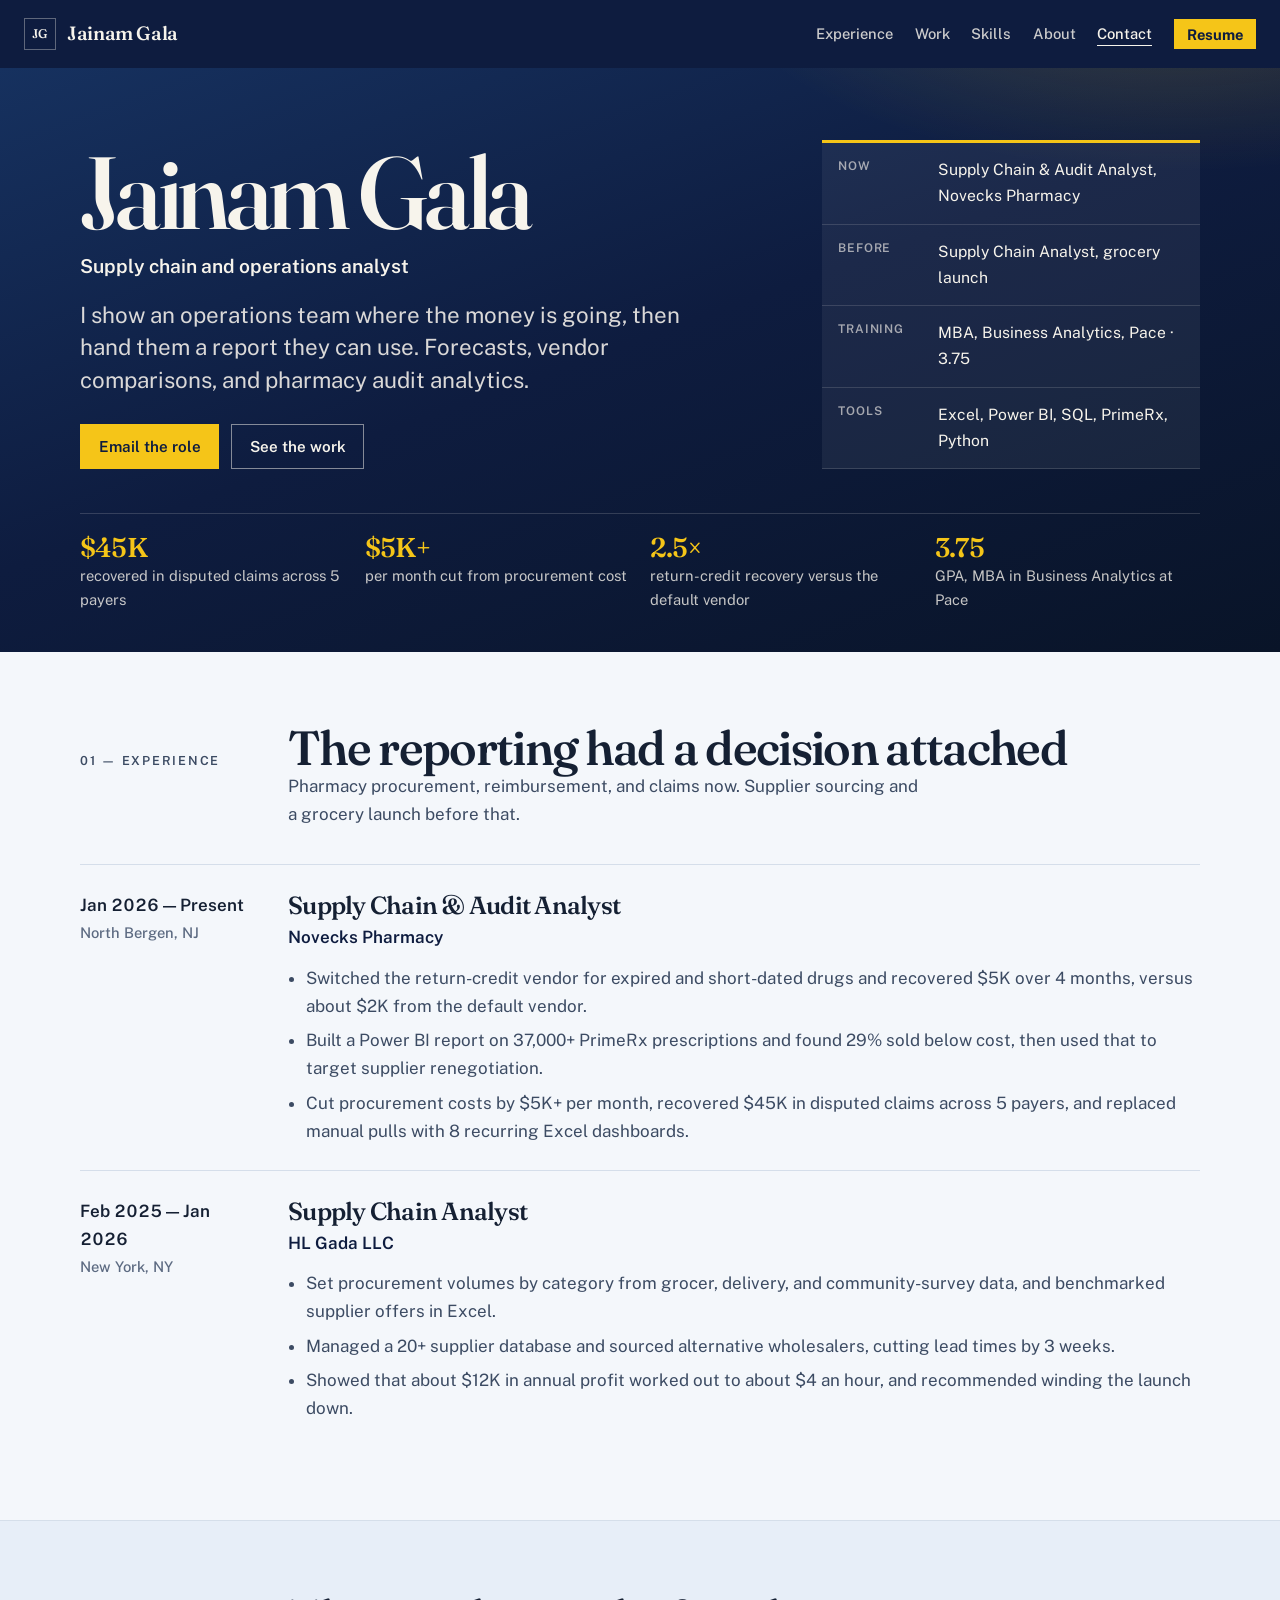
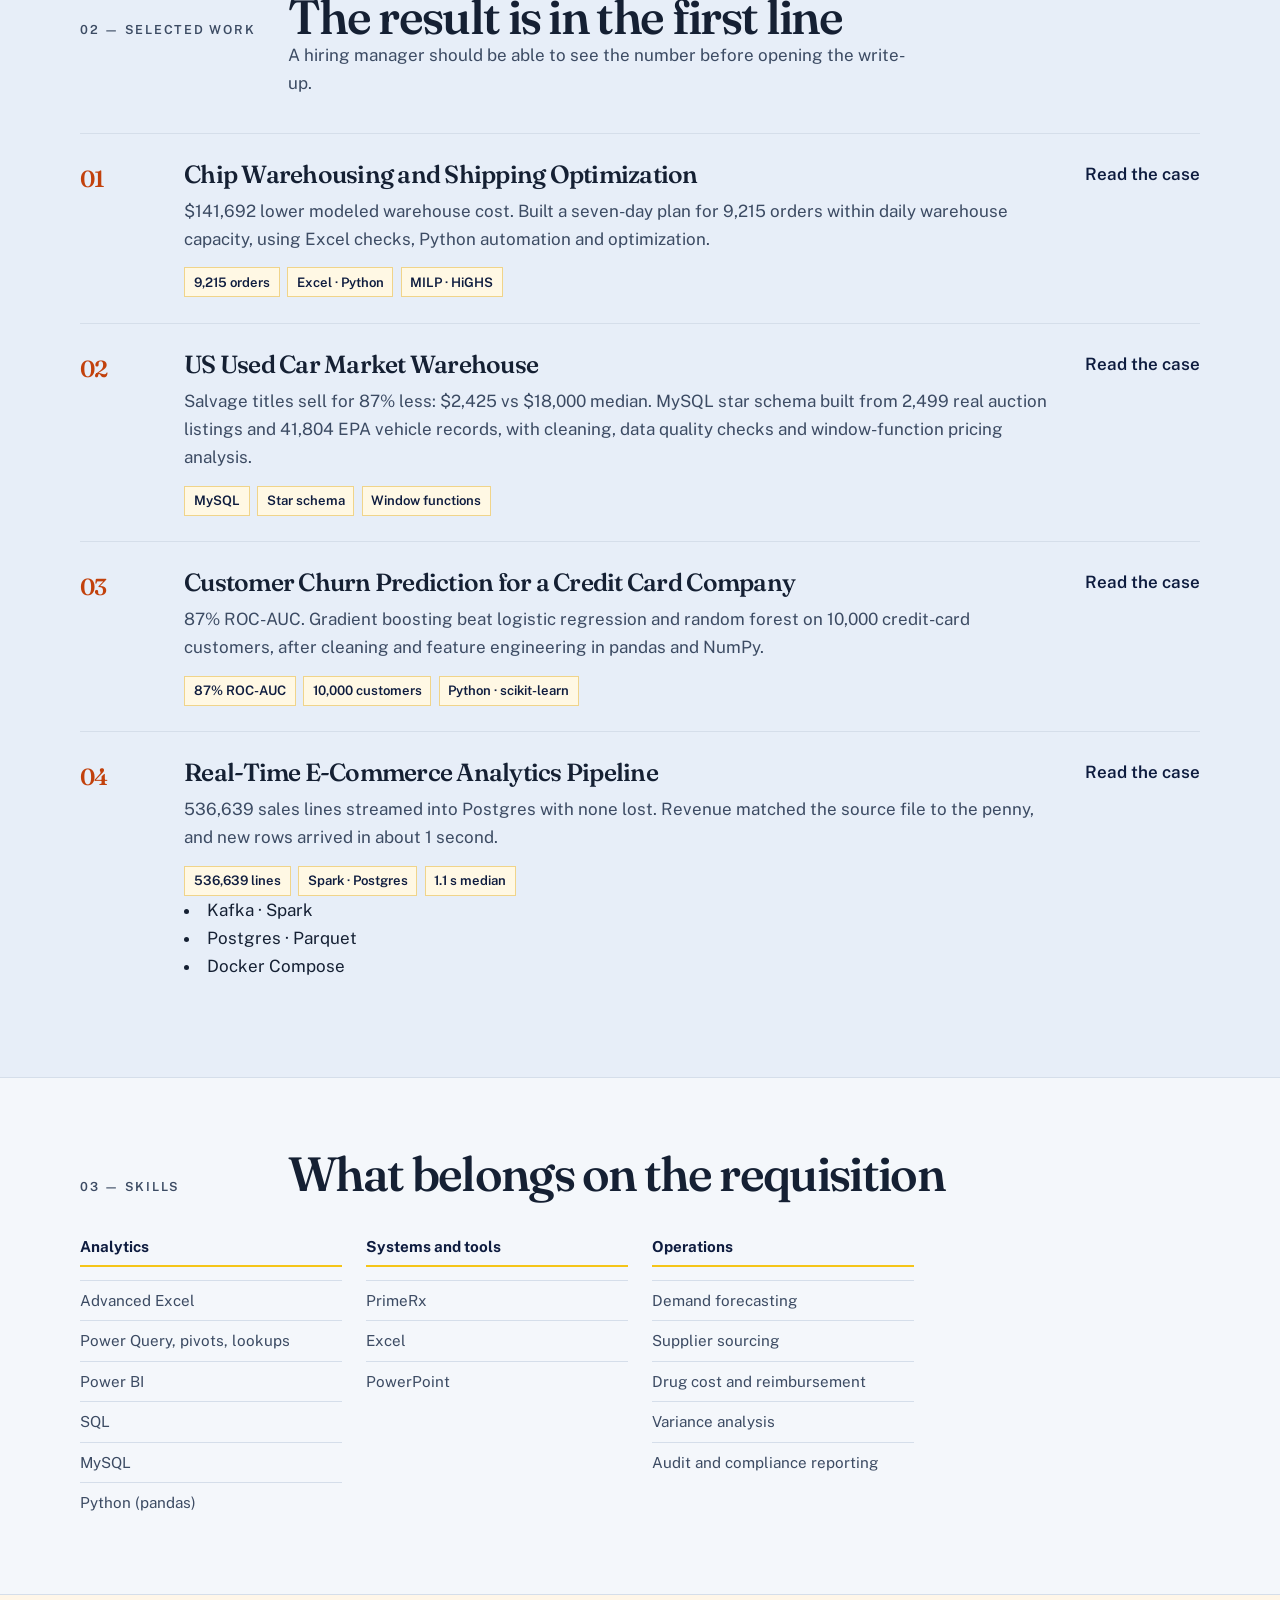
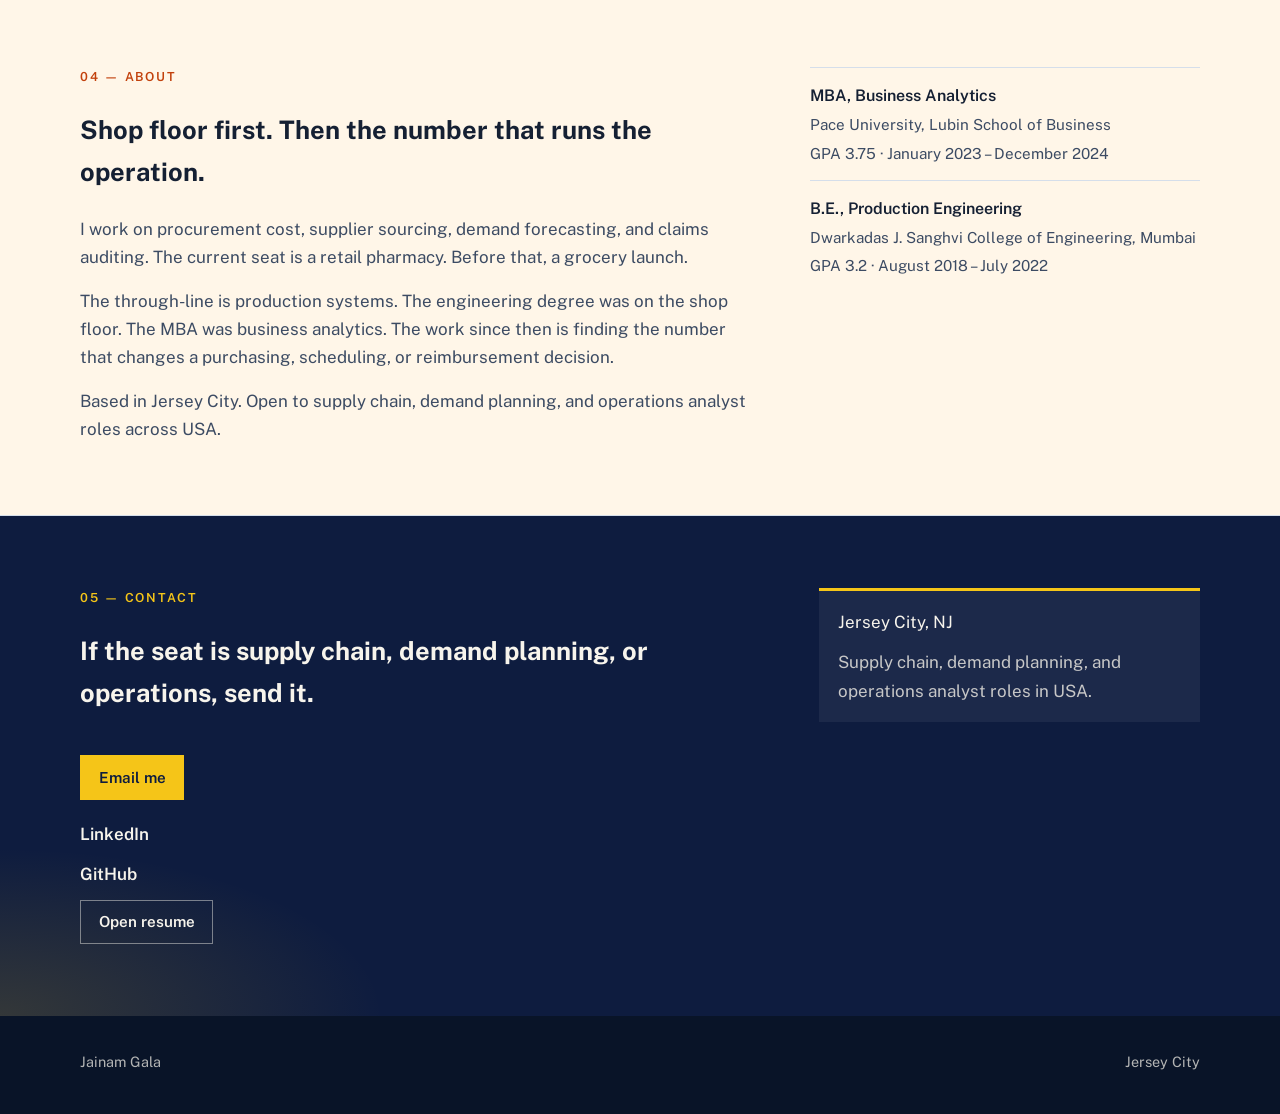
<file: index.html>
<!DOCTYPE html>
<html lang="en">
<head>
  <meta charset="UTF-8">
  <meta name="viewport" content="width=device-width, initial-scale=1.0">
  <title>Jainam Gala — Supply Chain &amp; Operations Analyst</title>
  <meta name="description" content="Jainam Gala builds the forecast, vendor comparison, and audit report an operations team can act on. Supply chain analyst in Jersey City.">
  <meta name="theme-color" content="#0e1c3f">
  <link rel="canonical" href="https://www.galajainam.com/">
  <meta property="og:title" content="Jainam Gala — Supply Chain &amp; Operations Analyst">
  <meta property="og:description" content="Procurement cost, supplier sourcing, and claims auditing. Excel, Power BI, SQL, and PrimeRx. Based in Jersey City.">
  <meta property="og:type" content="website">
  <meta property="og:url" content="https://www.galajainam.com/">
  <link rel="preconnect" href="https://fonts.googleapis.com">
  <link rel="preconnect" href="https://fonts.gstatic.com" crossorigin>
  <link href="https://fonts.googleapis.com/css2?family=Fraunces:opsz,wght@9..144,560;9..144,620&family=Public+Sans:ital,wght@0,400;0,500;0,600;0,700;1,400&display=swap" rel="stylesheet">
  <style>
:root {
  --ink: #152033;
  --ink-soft: #3c4b63;
  --muted: #5d6b82;
  --line: #d5deea;
  --paper: #f4f7fb;
  --paper-2: #e7eef8;
  --forest: #0e1c3f;
  --forest-2: #16315f;
  --cream: #f7f4ec;
  --copper: #c2410c;
  --copper-deep: #0e1c3f;
  --amber: #f5c518;
  --cta: #f5c518;
  --header: 4.25rem;
  --max: 1120px;
  --serif: "Fraunces", "Iowan Old Style", Palatino, Georgia, serif;
  --sans: "Public Sans", "Segoe UI", sans-serif;
}

* { box-sizing: border-box; }

html { scroll-behavior: smooth; }

body {
  margin: 0;
  background: var(--paper);
  color: var(--ink);
  font-family: var(--sans);
  font-size: 1.0625rem;
  line-height: 1.65;
  text-rendering: optimizeLegibility;
}

img { max-width: 100%; }

a { color: inherit; }

:focus-visible {
  outline: 2px solid var(--copper);
  outline-offset: 3px;
}

.skip {
  position: absolute;
  left: 1rem;
  top: -4rem;
  background: var(--cream);
  color: var(--ink);
  padding: 0.5rem 0.8rem;
  z-index: 20;
}

.skip:focus { top: 0.75rem; }

.site-header {
  position: sticky;
  top: 0;
  z-index: 30;
  display: flex;
  align-items: center;
  justify-content: space-between;
  gap: 1rem;
  min-height: var(--header);
  padding: 0.75rem 1.5rem;
  background: var(--forest);
  color: var(--cream);
}

.mark {
  display: inline-flex;
  align-items: center;
  gap: 0.7rem;
  color: var(--cream);
  text-decoration: none;
  font-family: var(--serif);
  font-size: 1.2rem;
  font-weight: 560;
  letter-spacing: -0.02em;
}

.monogram {
  display: grid;
  place-items: center;
  width: 2rem;
  height: 2rem;
  border: 1px solid rgba(247, 243, 235, 0.35);
  font-family: var(--serif);
  font-size: 0.78rem;
  letter-spacing: 0.04em;
}

.nav-toggle {
  display: none;
  background: transparent;
  color: var(--cream);
  border: 1px solid rgba(247, 243, 235, 0.35);
  padding: 0.4rem 0.75rem;
  font: inherit;
  font-size: 0.9rem;
  cursor: pointer;
}

.site-nav {
  display: flex;
  align-items: center;
  gap: 1.35rem;
}

.site-nav a,
.nav-resume {
  color: rgba(247, 243, 235, 0.82);
  text-decoration: none;
  font-size: 0.92rem;
  font-weight: 500;
  background: none;
  border: 0;
  padding: 0;
  font-family: inherit;
  cursor: pointer;
}

.site-nav a:hover,
.nav-resume:hover,
.site-nav a.is-active {
  color: var(--cream);
}

.site-nav a.is-active {
  box-shadow: inset 0 -1px 0 var(--cream);
}

.nav-resume {
  border: 1px solid var(--amber);
  padding: 0.35rem 0.75rem;
  background: var(--amber);
  color: var(--forest);
  font-weight: 700;
}

.nav-resume:hover { color: var(--forest); background: #ffe07a; }

main { overflow: clip; }

.wrap {
  width: min(var(--max), calc(100% - 3rem));
  margin-inline: auto;
}

.hero {
  padding: 4.5rem 0 2.5rem;
  background:
    radial-gradient(820px 380px at 92% -20%, rgba(245, 197, 24, 0.22), transparent 58%),
    linear-gradient(160deg, #16315f 0%, var(--forest) 48%, #091428 100%);
  color: var(--cream);
  border-bottom: 0;
}

.hero .kicker { color: var(--amber); }

.hero .lede { color: rgba(251, 247, 240, 0.86); }

.hero .button-primary {
  background: var(--amber);
  color: var(--forest);
}

.hero .button-primary:hover { background: #ffe07a; }

.hero .button-ghost {
  color: var(--cream);
  border-color: rgba(251, 247, 240, 0.5);
}

.hero .button-ghost:hover { background: rgba(255, 255, 255, 0.08); }

.hero-grid {
  display: grid;
  grid-template-columns: minmax(0, 1.45fr) minmax(260px, 0.8fr);
  gap: 3.5rem;
  align-items: end;
}

.kicker {
  margin: 0 0 1.25rem;
  color: var(--copper);
  font-size: 0.78rem;
  font-weight: 600;
  letter-spacing: 0.14em;
  text-transform: uppercase;
}

h1 {
  margin: 0;
  font-family: var(--serif);
  font-weight: 560;
  font-size: clamp(3.4rem, 8vw, 6.4rem);
  line-height: 0.9;
  letter-spacing: -0.045em;
}

.role-line {
  margin: 0.85rem 0 0;
  color: var(--cream);
  font-size: 1.2rem;
  font-weight: 600;
}

.lede {
  max-width: 38rem;
  margin: 1rem 0 0;
  font-size: clamp(1.15rem, 2vw, 1.4rem);
  line-height: 1.45;
  color: var(--ink-soft);
}

.hero-actions {
  display: flex;
  flex-wrap: wrap;
  gap: 0.75rem;
  margin-top: 1.75rem;
}

.proof {
  display: grid;
  grid-template-columns: repeat(4, 1fr);
  gap: 1.25rem;
  margin: 2.75rem auto 0;
  padding: 1.25rem 0 0;
  list-style: none;
  border-top: 1px solid rgba(251, 247, 240, 0.16);
}

.proof li {
  color: rgba(251, 247, 240, 0.78);
  font-size: 0.92rem;
}

.proof strong {
  display: block;
  margin-bottom: 0.15rem;
  color: var(--amber);
  font-family: var(--serif);
  font-size: 1.7rem;
  font-weight: 560;
  letter-spacing: -0.03em;
  line-height: 1;
}

.button {
  display: inline-flex;
  align-items: center;
  justify-content: center;
  min-height: 2.75rem;
  padding: 0.55rem 1.1rem;
  text-decoration: none;
  font-weight: 600;
  font-size: 0.95rem;
  border: 1px solid transparent;
  cursor: pointer;
  font-family: inherit;
}

.button-primary {
  background: var(--amber);
  color: var(--forest);
}

.button-primary:hover { background: #ffe07a; }

.button-ghost {
  background: transparent;
  color: var(--ink);
  border-color: var(--ink);
}

.button-ghost:hover { background: var(--paper-2); }

.dossier {
  margin: 0;
  border-top: 3px solid var(--amber);
  background: rgba(255, 255, 255, 0.06);
  color: var(--cream);
}

.dossier div {
  display: grid;
  grid-template-columns: 5.5rem 1fr;
  gap: 0.75rem;
  padding: 0.9rem 1rem;
  border-bottom: 1px solid rgba(251, 247, 240, 0.14);
}

.dossier dt {
  margin: 0;
  color: rgba(251, 247, 240, 0.62);
  font-size: 0.75rem;
  font-weight: 600;
  letter-spacing: 0.08em;
  text-transform: uppercase;
}

.dossier dd {
  margin: 0;
  font-size: 0.98rem;
}

section { scroll-margin-top: calc(var(--header) + 1rem); }

.band {
  padding: 4.5rem 0;
  border-bottom: 1px solid var(--line);
}

.band-head {
  display: grid;
  grid-template-columns: 11rem 1fr;
  gap: 2rem;
  margin-bottom: 2.25rem;
  align-items: baseline;
}

.band-head h2 {
  margin: 0;
  font-family: var(--serif);
  font-weight: 560;
  font-size: clamp(2rem, 4vw, 3rem);
  letter-spacing: -0.035em;
  line-height: 1;
}

.band-head p {
  margin: 0;
  max-width: 40rem;
  color: var(--ink-soft);
}

.index-label {
  margin: 0;
  color: var(--copper);
  font-size: 0.78rem;
  font-weight: 600;
  letter-spacing: 0.14em;
  text-transform: uppercase;
}

.role,
.case {
  display: grid;
  grid-template-columns: 11rem 1fr;
  gap: 2rem;
  padding: 1.6rem 0;
  border-top: 1px solid var(--line);
}

.role-meta time,
.case-index {
  display: block;
  font-variant-numeric: tabular-nums;
  color: var(--ink);
  font-weight: 600;
}

.role-meta p {
  margin: 0.15rem 0 0;
  color: var(--muted);
  font-size: 0.92rem;
  font-weight: 500;
}

.case .case-index {
  margin: 0;
  color: var(--copper);
  font-family: var(--serif);
  font-size: 1.45rem;
  font-weight: 560;
  letter-spacing: -0.03em;
}

.role h3,
.case h3 {
  margin: 0;
  font-family: var(--serif);
  font-weight: 560;
  font-size: 1.55rem;
  letter-spacing: -0.03em;
  line-height: 1.15;
}

.org {
  margin: 0.25rem 0 0.75rem;
  color: var(--forest);
  font-weight: 600;
}

.role ul,
.about-copy p {
  margin: 0;
  color: var(--ink-soft);
}

.role li + li { margin-top: 0.4rem; }

.role ul { padding-left: 1.1rem; }

.case-body p { margin: 0.55rem 0 0; color: var(--ink-soft); }

.chips {
  display: flex;
  flex-wrap: wrap;
  gap: 0.45rem;
  margin: 0.9rem 0 0;
  padding: 0;
  list-style: none;
}

.chips li {
  padding: 0.2rem 0.55rem;
  border: 1px solid #f0d48a;
  background: #fff8e4;
  font-size: 0.82rem;
  color: var(--forest);
  font-weight: 600;
}
.wip-flag {
  margin: 0 0 0.35rem;
  color: var(--copper);
  font-size: 0.78rem;
  font-weight: 700;
  letter-spacing: 0.12em;
  text-transform: uppercase;
}
.case-link {
  align-self: start;
  justify-self: end;
  color: var(--copper-deep);
  font-weight: 600;
  text-decoration: none;
  white-space: nowrap;
}

.case-link:hover { text-decoration: underline; }

.case {
  grid-template-columns: 4.5rem 1fr auto;
}

.skill-grid {
  display: grid;
  grid-template-columns: repeat(4, 1fr);
  gap: 1.5rem;
}

.skill-grid h3 {
  margin: 0 0 0.8rem;
  padding-bottom: 0.35rem;
  border-bottom: 2px solid var(--amber);
  color: var(--forest);
  font-size: 0.95rem;
  font-weight: 700;
}

.skill-grid ul {
  margin: 0;
  padding: 0;
  list-style: none;
}

.skill-grid li {
  padding: 0.45rem 0;
  border-top: 1px solid var(--line);
  color: var(--ink-soft);
  font-size: 0.95rem;
}

.about-layout {
  display: grid;
  grid-template-columns: 1.4fr 0.8fr;
  gap: 3rem;
}

.about-copy p + p { margin-top: 1rem; }

.edu { margin: 0; }

.edu div {
  padding: 0.9rem 0;
  border-top: 1px solid var(--line);
}

.edu h3 {
  margin: 0;
  font-size: 1rem;
  font-weight: 600;
}

.edu p {
  margin: 0.2rem 0 0;
  color: var(--ink-soft);
  font-size: 0.95rem;
}

.contact-layout {
  display: grid;
  grid-template-columns: 1.3fr 0.7fr;
  gap: 2rem;
  align-items: start;
}

.email-link {
  display: inline-block;
  margin: 0.4rem 0 0;
  color: var(--ink);
  font-family: var(--sans);
  font-size: 1.15rem;
  font-weight: 400;
  line-height: 1.4;
  text-decoration: none;
  overflow-wrap: anywhere;
}

.email-link:hover { color: var(--copper-deep); }

.contact-links {
  display: flex;
  flex-direction: column;
  align-items: flex-start;
  gap: 0.75rem;
  margin-top: 1.25rem;
}

.contact-links a {
  color: var(--copper-deep);
  font-weight: 600;
  text-decoration: none;
}

.contact-links a:hover { text-decoration: underline; }

#work { background: #e7eef8; }

#about { background: #fff6e8; }

#contact {
  background:
    radial-gradient(640px 280px at 0% 100%, rgba(245, 197, 24, 0.16), transparent 60%),
    var(--forest);
  color: var(--cream);
  border-bottom: 0;
}

#contact .index-label { color: var(--amber); }

#contact h2 { color: var(--cream); }

#contact .button-primary {
  margin-top: 1.25rem;
  color: var(--forest);
  text-decoration: none;
}

#contact .button-primary:hover {
  color: var(--forest);
  background: #ffe07a;
  text-decoration: none;
}

#contact .contact-links a { color: var(--cream); }

#contact .button-ghost {
  color: var(--cream);
  border-color: rgba(247, 244, 236, 0.45);
}

#contact .button-ghost:hover { background: rgba(255, 255, 255, 0.08); }

.contact-aside {
  padding: 1.1rem 1.15rem;
  background: rgba(255, 255, 255, 0.06);
  border-top: 3px solid var(--amber);
  color: var(--cream);
}

.contact-aside p { margin: 0; }

.contact-aside p + p { margin-top: 0.75rem; color: rgba(247, 243, 235, 0.78); }

.site-footer {
  display: flex;
  justify-content: space-between;
  gap: 1rem;
  width: auto;
  margin: 0;
  padding: 1.25rem max(1.5rem, calc((100% - var(--max)) / 2)) 1.6rem;
  background: #091428;
  color: rgba(247, 244, 236, 0.72);
  font-size: 0.9rem;
}

#resume {
  width: min(760px, calc(100% - 2rem));
  max-height: min(88vh, 900px);
  padding: 0;
  border: 0;
  background: var(--paper);
  color: var(--ink);
}

#resume::backdrop { background: rgba(20, 38, 28, 0.72); }

.resume-bar {
  position: sticky;
  top: 0;
  display: flex;
  justify-content: space-between;
  align-items: center;
  gap: 1rem;
  padding: 1rem 1.25rem;
  background: var(--forest);
  color: var(--cream);
}

.resume-bar h2 {
  margin: 0;
  font-family: var(--serif);
  font-size: 1.35rem;
  font-weight: 560;
}

.resume-bar span { display: flex; gap: 0.5rem; align-items: center; }
.resume-bar a,
.resume-bar button {
  background: transparent;
  color: var(--cream);
  border: 1px solid rgba(247, 243, 235, 0.4);
  padding: 0.35rem 0.7rem;
  font: inherit;
  cursor: pointer;
  text-decoration: none;
}

.resume-body { padding: 1.25rem 1.4rem 2rem; }

.resume-body h3 {
  margin: 1.6rem 0 0.7rem;
  padding-bottom: 0.35rem;
  border-bottom: 1px solid var(--line);
  font-family: var(--serif);
  font-size: 1.3rem;
  font-weight: 560;
}

.resume-body h4 { margin: 0 0 0.2rem; font-size: 1.02rem; }

.resume-body .meta {
  margin: 0 0 0.45rem;
  color: var(--muted);
  font-size: 0.92rem;
}

.resume-body article + article { margin-top: 1.15rem; }

.resume-body ul { margin: 0.35rem 0 0; padding-left: 1.15rem; color: var(--ink-soft); }

.resume-body li + li { margin-top: 0.28rem; }

@media (max-width: 900px) {
  .hero-grid,
  .band-head,
  .role,
  .about-layout,
  .contact-layout {
    grid-template-columns: 1fr;
  }

  .skill-grid,
  .proof {
    grid-template-columns: 1fr 1fr;
  }

  .case { grid-template-columns: 4.5rem 1fr; }

  .case-link {
    grid-column: 2;
    justify-self: start;
    margin-top: 0.8rem;
  }

  .skill-grid { gap: 1.75rem 0; }
}

@media (max-width: 720px) {
  .nav-toggle { display: inline-flex; }

  .site-nav {
    display: none;
    position: absolute;
    top: var(--header);
    left: 0;
    right: 0;
    flex-direction: column;
    align-items: flex-start;
    gap: 0.2rem;
    padding: 0.6rem 1.25rem 1rem;
    background: var(--forest);
    border-top: 1px solid rgba(247, 243, 235, 0.12);
  }

  .site-nav.is-open { display: flex; }

  .site-nav a,
  .nav-resume {
    width: 100%;
    text-align: left;
    padding: 0.65rem 0;
  }

  .wrap { width: min(var(--max), calc(100% - 2rem)); }

  .proof,
  .skill-grid { grid-template-columns: 1fr; }

  .hero { padding-top: 2.75rem; }

  .role,
  .case { gap: 0.45rem; }

  .site-footer {
    flex-direction: column;
    width: auto;
    padding-inline: 1rem;
  }
}

@media (prefers-reduced-motion: reduce) {
  html { scroll-behavior: auto; }
}

  </style>
  <script type="application/ld+json">
  {
    "@context": "https://schema.org",
    "@type": "Person",
    "name": "Jainam Gala",
    "jobTitle": "Supply Chain and Operations Analyst",
    "url": "https://www.galajainam.com/",
    "email": "mailto:galajainam21@gmail.com",
    "address": {
      "@type": "PostalAddress",
      "addressLocality": "Jersey City",
      "addressRegion": "NJ",
      "addressCountry": "US"
    },
    "alumniOf": [
      "Pace University, Lubin School of Business",
      "Dwarkadas J. Sanghvi College of Engineering"
    ],
    "sameAs": [
      "https://github.com/JaiGala2122",
      "https://www.linkedin.com/in/jainamgala21/"
    ]
  }
  </script>
</head>
<body>
  <a class="skip" href="#main">Skip to content</a>

  <header class="site-header">
    <a class="mark" href="#top">
      <span class="monogram" aria-hidden="true">JG</span>
      Jainam Gala
    </a>
    <button class="nav-toggle" type="button" aria-expanded="false" aria-controls="site-nav">Menu</button>
    <nav id="site-nav" class="site-nav" aria-label="Primary">
      <a href="#experience">Experience</a>
      <a href="#work">Work</a>
      <a href="#skills">Skills</a>
      <a href="#about">About</a>
      <a href="#contact">Contact</a>
      <button class="nav-resume" type="button" data-open-resume>Resume</button>
    </nav>
  </header>

  <main id="main">
    <section class="hero" id="top" aria-labelledby="intro-heading">
      <div class="wrap hero-grid">
        <div>
          <h1 id="intro-heading">Jainam Gala</h1>
          <p class="role-line">Supply chain and operations analyst</p>
          <p class="lede">I show an operations team where the money is going, then hand them a report they can use. Forecasts, vendor comparisons, and pharmacy audit analytics.</p>
          <div class="hero-actions">
            <a class="button button-primary" href="mailto:galajainam21@gmail.com?subject=Supply%20chain%20role">Email the role</a>
            <a class="button button-ghost" href="#work">See the work</a>
          </div>
        </div>
        <dl class="dossier">
          <div>
            <dt>Now</dt>
            <dd>Supply Chain &amp; Audit Analyst, Novecks Pharmacy</dd>
          </div>
          <div>
            <dt>Before</dt>
            <dd>Supply Chain Analyst, grocery launch</dd>
          </div>
          <div>
            <dt>Training</dt>
            <dd>MBA, Business Analytics, Pace · 3.75</dd>
          </div>
          <div>
            <dt>Tools</dt>
            <dd>Excel, Power BI, SQL, PrimeRx, Python</dd>
          </div>
        </dl>
      </div>
      <ul class="proof wrap">
        <li><strong>$45K</strong> recovered in disputed claims across 5 payers</li>
        <li><strong>$5K+</strong> per month cut from procurement cost</li>
        <li><strong>2.5×</strong> return-credit recovery versus the default vendor</li>
        <li><strong>3.75</strong> GPA, MBA in Business Analytics at Pace</li>
      </ul>
    </section>

    <section class="band" id="experience" aria-labelledby="experience-heading">
      <div class="wrap">
        <div class="band-head">
          <p class="index-label">01 — Experience</p>
          <div>
            <h2 id="experience-heading">The reporting had a decision attached</h2>
            <p>Pharmacy procurement, reimbursement, and claims now. Supplier sourcing and a grocery launch before that.</p>
          </div>
        </div>

        <article class="role">
          <div class="role-meta">
            <time datetime="2026-01">Jan 2026 — Present</time>
            <p>North Bergen, NJ</p>
          </div>
          <div>
            <h3>Supply Chain &amp; Audit Analyst</h3>
            <p class="org">Novecks Pharmacy</p>
            <ul>
              <li>Switched the return-credit vendor for expired and short-dated drugs and recovered $5K over 4 months, versus about $2K from the default vendor.</li>
              <li>Built a Power BI report on 37,000+ PrimeRx prescriptions and found 29% sold below cost, then used that to target supplier renegotiation.</li>
              <li>Cut procurement costs by $5K+ per month, recovered $45K in disputed claims across 5 payers, and replaced manual pulls with 8 recurring Excel dashboards.</li>
            </ul>
          </div>
        </article>

        <article class="role">
          <div class="role-meta">
            <time datetime="2025-02">Feb 2025 — Jan 2026</time>
            <p>New York, NY</p>
          </div>
          <div>
            <h3>Supply Chain Analyst</h3>
            <p class="org">HL Gada LLC</p>
            <ul>
              <li>Set procurement volumes by category from grocer, delivery, and community-survey data, and benchmarked supplier offers in Excel.</li>
              <li>Managed a 20+ supplier database and sourced alternative wholesalers, cutting lead times by 3 weeks.</li>
              <li>Showed that about $12K in annual profit worked out to about $4 an hour, and recommended winding the launch down.</li>
            </ul>
          </div>
        </article>
      </div>
    </section>

    <section class="band" id="work" aria-labelledby="work-heading">
      <div class="wrap">
        <div class="band-head">
          <p class="index-label">02 — Selected work</p>
          <div>
            <h2 id="work-heading">The result is in the first line</h2>
            <p>A hiring manager should be able to see the number before opening the write-up.</p>
          </div>
        </div>

        <article class="case">
          <p class="case-index">01</p>
          <div class="case-body">
            <h3>Chip Warehousing and Shipping Optimization</h3>
            <p>$141,692 lower modeled warehouse cost. Built a seven-day plan for 9,215 orders within daily warehouse capacity, using Excel checks, Python automation and optimization.</p>
            <ul class="chips">
              <li>9,215 orders</li>
              <li>Excel · Python</li>
              <li>MILP · HiGHS</li>
            </ul>
          </div>
          <a class="case-link" href="projects/chip_warehousing/index.html">Read the case</a>
        </article>

        <article class="case">
          <p class="case-index">02</p>
          <div class="case-body">
            <h3>US Used Car Market Warehouse</h3>
            <p>Salvage titles sell for 87% less: $2,425 vs $18,000 median. MySQL star schema built from 2,499 real auction listings and 41,804 EPA vehicle records, with cleaning, data quality checks and window-function pricing analysis.</p>
            <ul class="chips">
              <li>MySQL</li>
              <li>Star schema</li>
              <li>Window functions</li>
            </ul>
          </div>
          <a class="case-link" href="projects/vehicle-analytics/index.html">Read the case</a>
        </article>

        <article class="case">
          <p class="case-index">03</p>
          <div class="case-body">
            <h3>Customer Churn Prediction for a Credit Card Company</h3>
            <p>87% ROC-AUC. Gradient boosting beat logistic regression and random forest on 10,000 credit-card customers, after cleaning and feature engineering in pandas and NumPy.</p>
            <ul class="chips">
              <li>87% ROC-AUC</li>
              <li>10,000 customers</li>
              <li>Python · scikit-learn</li>
            </ul>
          </div>
          <a class="case-link" href="projects/customer-churn/index.html">Read the case</a>
        </article>

        <article class="case">
          <p class="case-index">04</p>
          <div class="case-body">
            <h3>Real-Time E-Commerce Analytics Pipeline</h3>
            <p>536,639 sales lines streamed into Postgres with none lost. Revenue matched the source file to the penny, and new rows arrived in about 1 second.</p>
             <ul class="chips">
               <li>536,639 lines</li>
               <li>Spark · Postgres</li>
               <li>1.1 s median</li>
</ul>
              <li>Kafka · Spark</li>
              <li>Postgres · Parquet</li>
              <li>Docker Compose</li>
            </ul>
          </div>
          <a class="case-link" href="projects/realtime-analytics/index.html">Read the case</a>
        </article>
      </div>
    </section>

    <section class="band" id="skills" aria-labelledby="skills-heading">
      <div class="wrap">
        <div class="band-head">
          <p class="index-label">03 — Skills</p>
          <div>
            <h2 id="skills-heading">What belongs on the requisition</h2>
          </div>
        </div>
        <div class="skill-grid">
          <div>
            <h3>Analytics</h3>
            <ul>
              <li>Advanced Excel</li>
              <li>Power Query, pivots, lookups</li>
              <li>Power BI</li>
              <li>SQL</li>
              <li>MySQL</li>
              <li>Python (pandas)</li>
            </ul>
          </div>
          <div>
            <h3>Systems and tools</h3>
            <ul>
              <li>PrimeRx</li>
              <li>Excel</li>
              <li>PowerPoint</li>
            </ul>
          </div>
          <div>
            <h3>Operations</h3>
            <ul>
              <li>Demand forecasting</li>
              <li>Supplier sourcing</li>
              <li>Drug cost and reimbursement</li>
              <li>Variance analysis</li>
              <li>Audit and compliance reporting</li>
            </ul>
          </div>
        </div>
      </div>
    </section>

    <section class="band" id="about" aria-labelledby="about-heading">
      <div class="wrap about-layout">
        <div>
          <p class="index-label">04 — About</p>
          <h2 id="about-heading">Shop floor first. Then the number that runs the operation.</h2>
          <div class="about-copy">
            <p>I work on procurement cost, supplier sourcing, demand forecasting, and claims auditing. The current seat is a retail pharmacy. Before that, a grocery launch.</p>
            <p>The through-line is production systems. The engineering degree was on the shop floor. The MBA was business analytics. The work since then is finding the number that changes a purchasing, scheduling, or reimbursement decision.</p>
            <p>Based in Jersey City. Open to supply chain, demand planning, and operations analyst roles across USA.</p>
          </div>
        </div>
        <div class="edu">
          <div>
            <h3>MBA, Business Analytics</h3>
            <p>Pace University, Lubin School of Business</p>
            <p>GPA 3.75 · January 2023 – December 2024</p>
          </div>
          <div>
            <h3>B.E., Production Engineering</h3>
            <p>Dwarkadas J. Sanghvi College of Engineering, Mumbai</p>
            <p>GPA 3.2 · August 2018 – July 2022</p>
          </div>
        </div>
      </div>
    </section>

    <section class="band" id="contact" aria-labelledby="contact-heading">
      <div class="wrap contact-layout">
        <div>
          <p class="index-label">05 — Contact</p>
          <h2 id="contact-heading">If the seat is supply chain, demand planning, or operations, send it.</h2>
          <a class="button button-primary" href="mailto:galajainam21@gmail.com?subject=Supply%20chain%20role">Email me</a>
          <div class="contact-links">
            <a href="https://www.linkedin.com/in/jainamgala21/" rel="me" target="_blank">LinkedIn</a>
            <a href="https://github.com/JaiGala2122" rel="me" target="_blank">GitHub</a>
            <button class="button button-ghost" type="button" data-open-resume>Open resume</button>
          </div>
        </div>
        <aside class="contact-aside">
          <p>Jersey City, NJ</p>
          <p>Supply chain, demand planning, and operations analyst roles in USA.</p>
        </aside>
      </div>
    </section>
  </main>

  <footer class="site-footer">
    <p>Jainam Gala</p>
    <p>Jersey City</p>
  </footer>

  <dialog id="resume" aria-labelledby="resume-title">
    <div class="resume-bar">
      <h2 id="resume-title">Resume</h2>
      <span>
        <a href="Jainam_Gala_Resume.pdf">Download PDF</a>
        <button type="button" data-close-resume>Close</button>
      </span>
    </div>
    <div class="resume-body">
      <section>
        <h3>Summary</h3>
        <p>Supply chain and operations analyst with an MBA in Business Analytics and a Production Engineering background. Experienced in procurement cost analysis, supplier sourcing, demand forecasting, and claims auditing across retail pharmacy and grocery operations. Builds Excel and Power BI reporting that helps owners and managers make cost and sourcing decisions. Skilled in advanced Excel, Power BI, SQL, and PrimeRx.</p>
        <p class="meta">Jersey City, NJ · +1 551-343-0198 · galajainam21@gmail.com · linkedin.com/in/jainamgala21</p>
      </section>

      <section>
        <h3>Work experience</h3>
        <article>
          <h4>Supply Chain &amp; Audit Analyst</h4>
          <p class="meta">Novecks Pharmacy | January 2026 – Present</p>
          <ul>
            <li>Compared return-credit offers for expired and short-dated drugs and switched from the default vendor, recovering $5K over 4 months versus about $2K (2.5x)</li>
            <li>Built a Power BI report comparing drug acquisition cost to reimbursement across 37,000+ PrimeRx prescriptions (about $10.6M revenue, 8 months); found 29% sold below cost ($133K lost), led by GLP-1 drugs (38% of losses), and used the findings to target supplier renegotiation on the highest-loss drugs</li>
            <li>Cut procurement costs by $5K+ per month by negotiating supplier pricing and using wholesaler promotional offers</li>
            <li>Recovered $45K in disputed claims across 5 payers by reconciling PrimeRx submissions with payer records</li>
            <li>Built 8 recurring Excel dashboards (Power Query) on prescription volume and reimbursement, replacing manual data pulls for weekly management reviews</li>
            <li>Audit claims across about 1,000 prescriptions per week; fixed documentation gaps that cut rework by 12%</li>
          </ul>
        </article>
        <article>
          <h4>Supply Chain Analyst</h4>
          <p class="meta">HL Gada LLC | February 2025 – January 2026</p>
          <ul>
            <li>Gathered pricing and demand data from local grocers, delivery operators, and social media community surveys for a grocery launch</li>
            <li>Used that data in Excel models to set procurement volumes by category and benchmark supplier offers</li>
            <li>Managed a 20+ supplier database; sourced alternative wholesalers, cutting lead times by 3 weeks</li>
            <li>Planned delivery routes by grouping orders by area and scheduling around peak traffic, saving about 2 hours per delivery day</li>
            <li>Presented a PowerPoint analysis showing about $12K in annual profit worked out to about $4/hour across about 3,100 labor hours; recommended a wind-down</li>
          </ul>
        </article>
      </section>

      <section>
        <h3>Skills</h3>
        <ul>
          <li><strong>Analytics:</strong> Advanced Excel (Power Query, pivot models, lookups), Power BI, SQL, MySQL, Python (pandas, basic)</li>
          <li><strong>Systems and tools:</strong> PrimeRx, MS Office (Excel, PowerPoint)</li>
          <li><strong>Operations:</strong> Demand forecasting, supplier sourcing, drug cost and reimbursement analysis, variance analysis, audit and compliance reporting</li>
        </ul>
      </section>

      <section>
        <h3>Projects</h3>
        <article>
          <h4>Chip Warehousing &amp; Shipping Optimization</h4>
          <p class="meta">Excel, Power Query, Python, HiGHS/MILP</p>
          <ul>
            <li>Analyzed 9,215 orders across 19 warehouses (Brunel University dataset); identified a 1,450-order capacity shortfall at the main warehouse over seven days, with 82% of orders having no alternative eligible warehouse</li>
            <li>Automated eligibility checks and built a MILP optimization model that assigned all 9,215 orders within daily capacity, reassigning 1,611 orders and cutting modeled warehouse costs by $141,692 (0.9%)</li>
            <li>Validated the plan within 0.03% of the model’s minimum cost (solver runtime: 3.66 seconds); found only 48 spare order slots at the main warehouse across the week</li>
          </ul>
        </article>
        <article>
          <h4>Inventory &amp; Sales Analytics — SQL Database Project</h4>
          <p class="meta">SQL</p>
          <ul>
            <li>Designed a relational schema consolidating inventory data from 10+ sources; wrote analytical SQL (joins, aggregations, window functions) to answer inventory and sales-volume questions</li>
          </ul>
        </article>
      </section>

      <section>
        <h3>Education</h3>
        <article>
          <h4>Master of Business Administration (MBA), Business Analytics</h4>
          <p class="meta">Pace University | January 2023 – December 2024 | GPA 3.75</p>
        </article>
        <article>
          <h4>Bachelor of Engineering (B.E.), Production Engineering</h4>
          <p class="meta">Dwarkadas J. Sanghvi College of Engineering | August 2018 – July 2022 | GPA 3.2</p>
        </article>
      </section>
    </div>
  </dialog>

  <script>
const toggle = document.querySelector(".nav-toggle");
const nav = document.querySelector("#site-nav");

if (toggle && nav) {
  toggle.addEventListener("click", () => {
    const open = nav.classList.toggle("is-open");
    toggle.setAttribute("aria-expanded", String(open));
    toggle.textContent = open ? "Close" : "Menu";
  });

  nav.querySelectorAll("a").forEach((link) => {
    link.addEventListener("click", () => {
      nav.classList.remove("is-open");
      toggle.setAttribute("aria-expanded", "false");
      toggle.textContent = "Menu";
    });
  });
}

const resume = document.querySelector("#resume");

if (resume) {
  document.querySelectorAll("[data-open-resume]").forEach((button) => {
    button.addEventListener("click", () => resume.showModal());
  });

  const close = resume.querySelector("[data-close-resume]");
  if (close) close.addEventListener("click", () => resume.close());

  resume.addEventListener("click", (event) => {
    if (event.target === resume) resume.close();
  });
}

const links = [...document.querySelectorAll('#site-nav a[href^="#"]')];
const sections = links
  .map((link) => document.querySelector(link.getAttribute("href")))
  .filter(Boolean);

if (sections.length && "IntersectionObserver" in window) {
  const spy = new IntersectionObserver(
    (entries) => {
      entries.forEach((entry) => {
        if (!entry.isIntersecting) return;
        const id = entry.target.id;
        links.forEach((link) => {
          link.classList.toggle("is-active", link.getAttribute("href") === `#${id}`);
        });
      });
    },
    { rootMargin: "-45% 0px -45% 0px" }
  );

  sections.forEach((section) => spy.observe(section));
}

  </script>
</body>
</html>
</file>
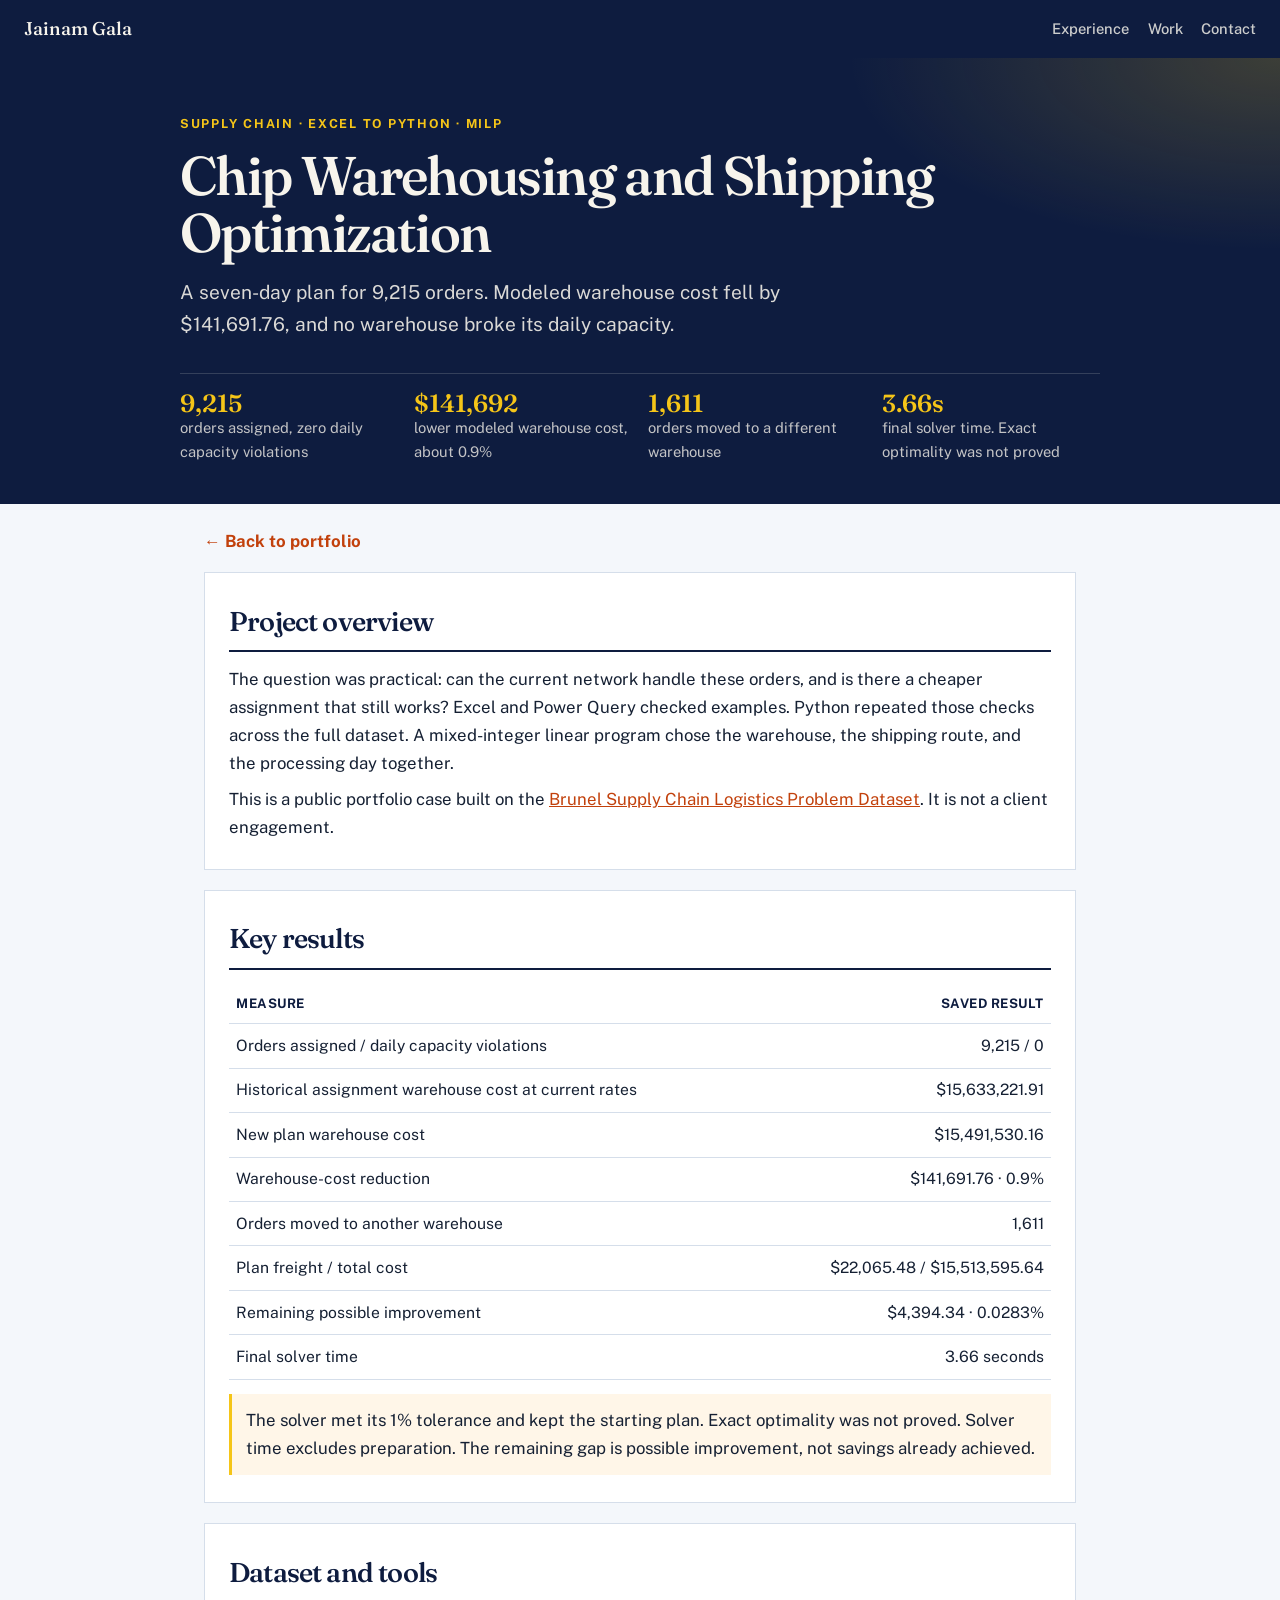
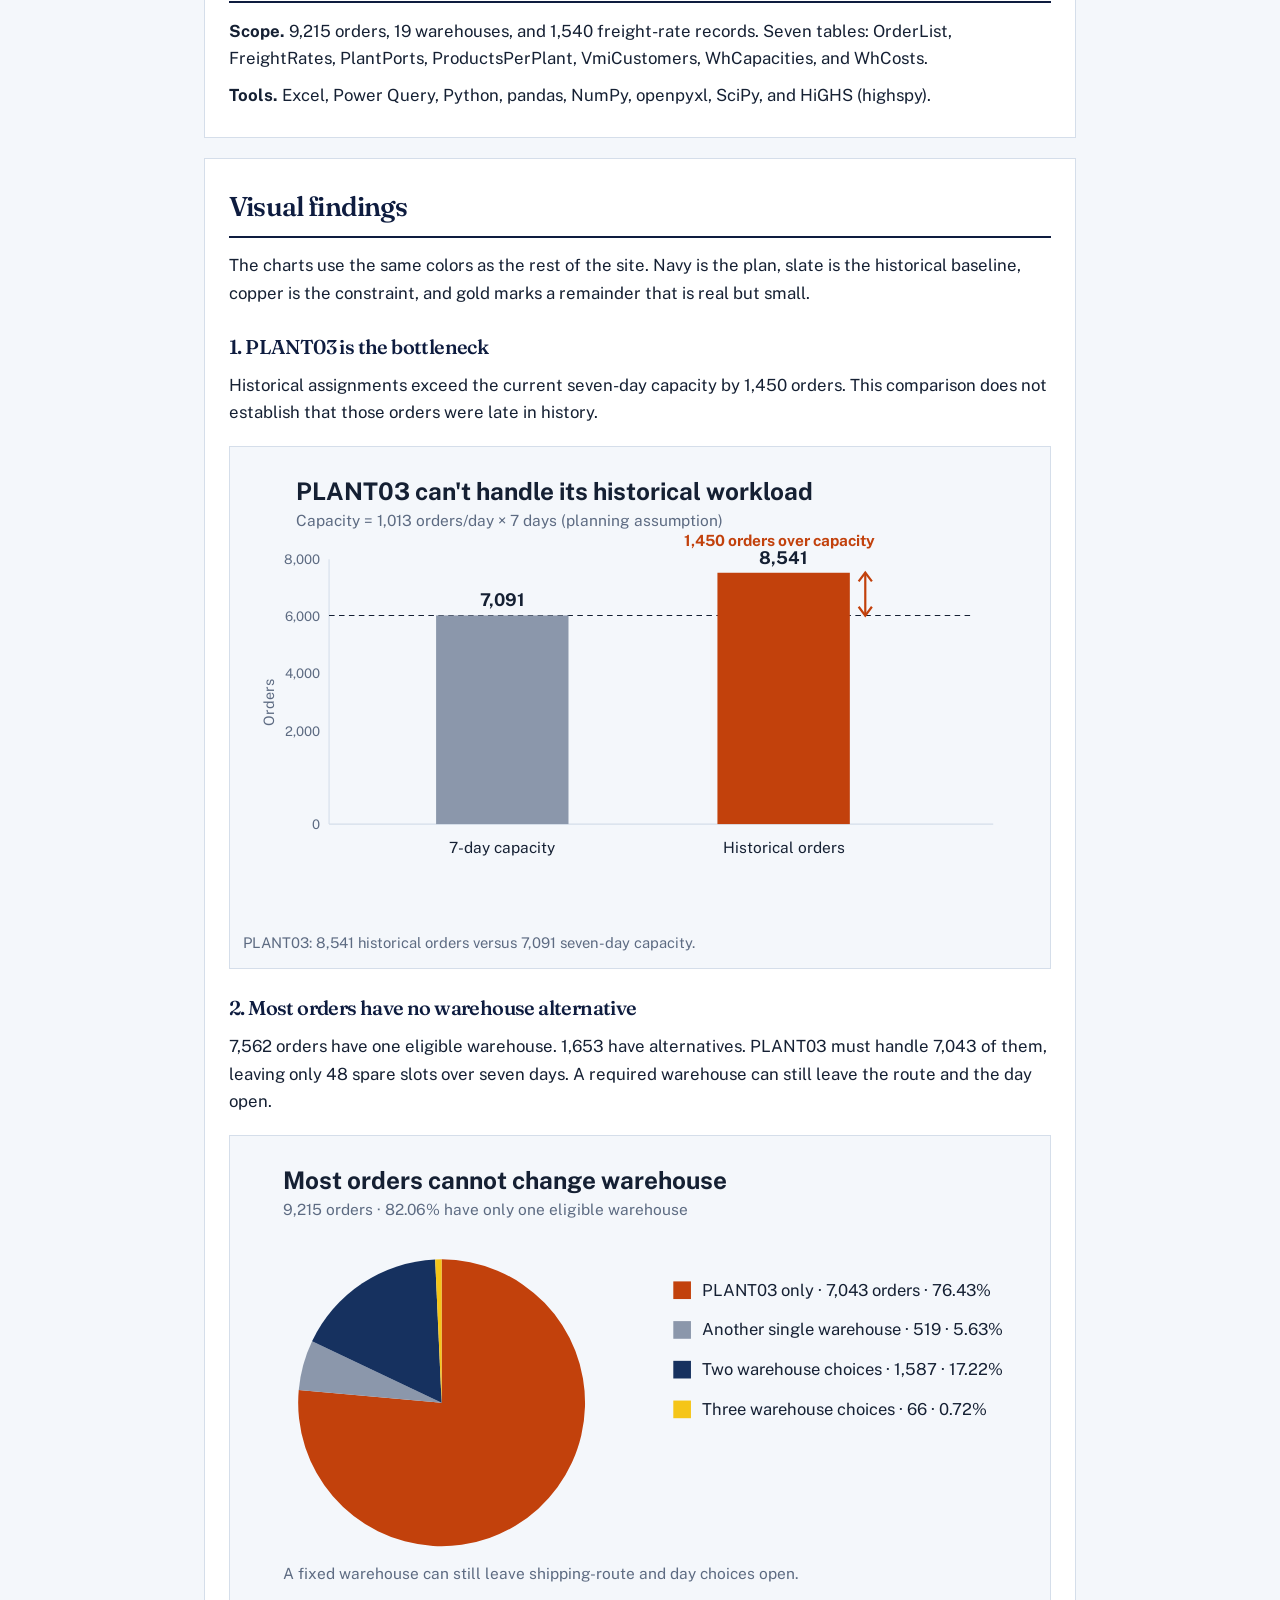
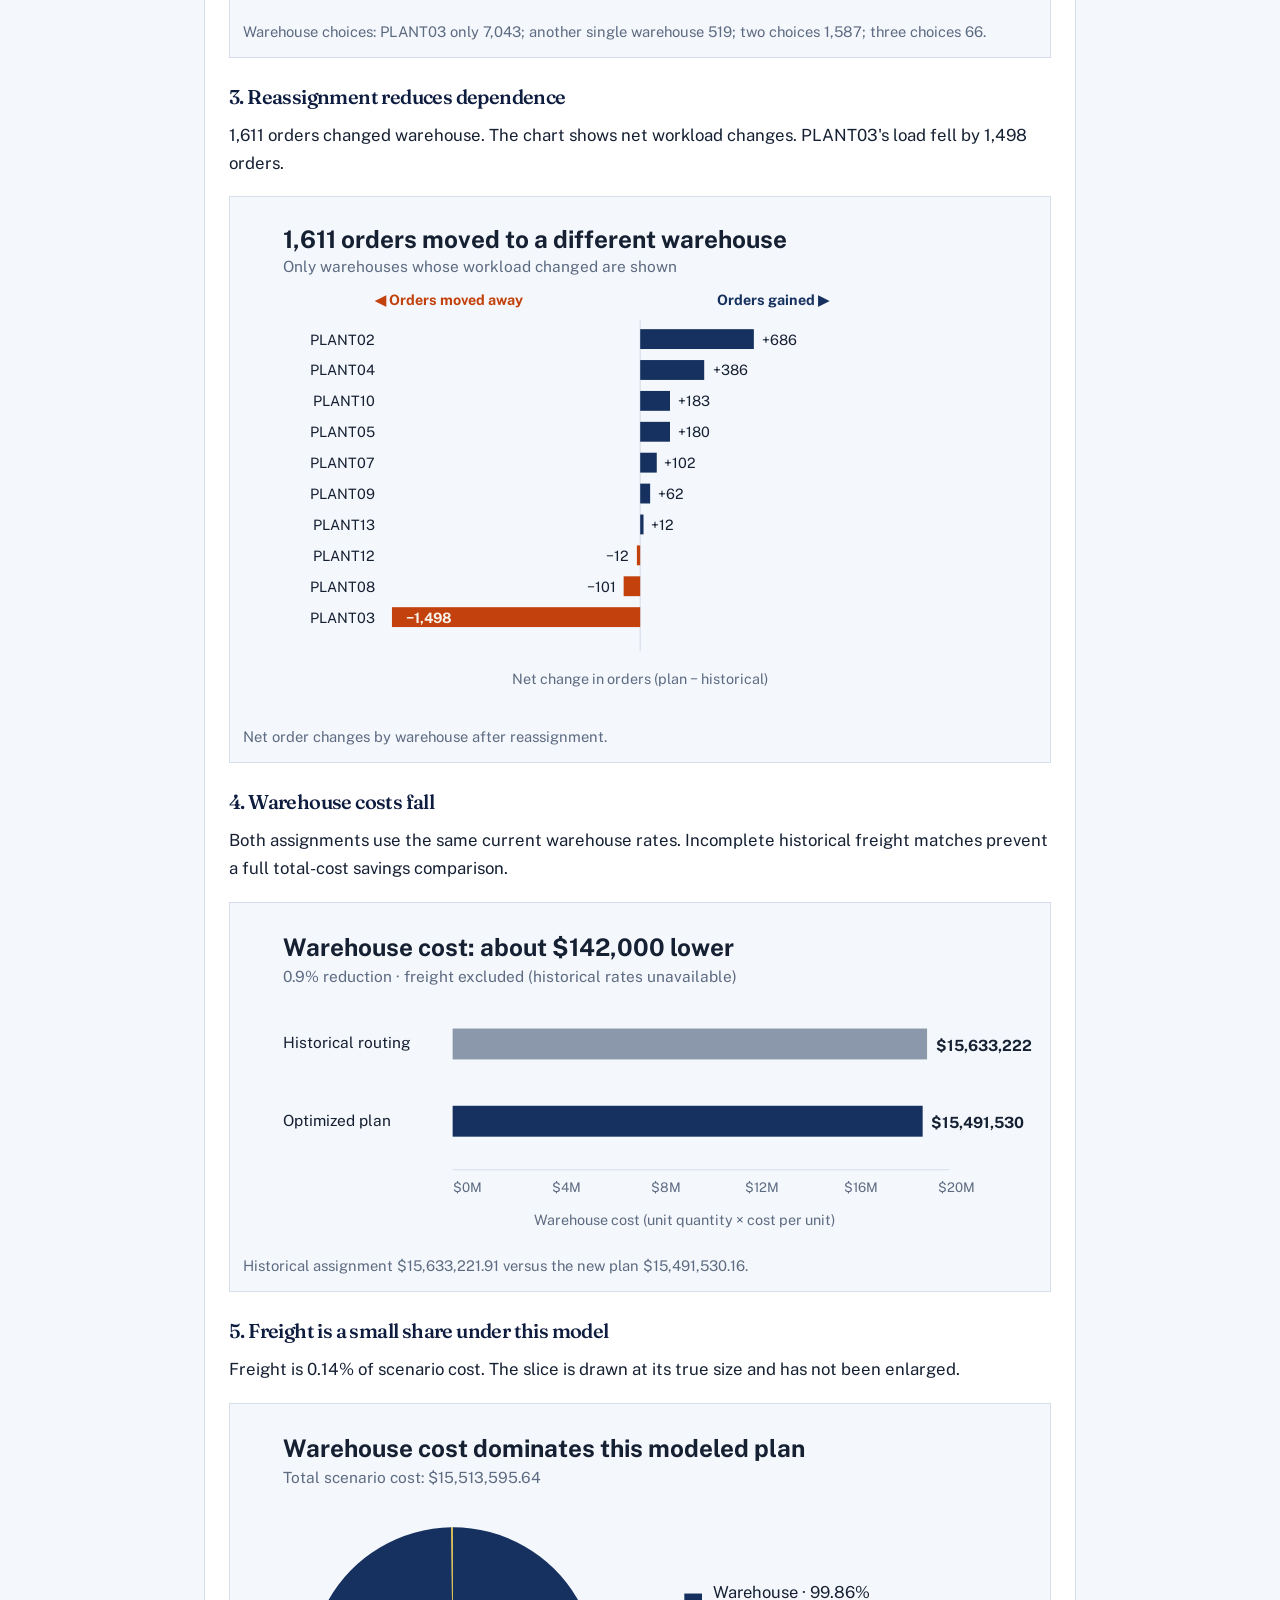
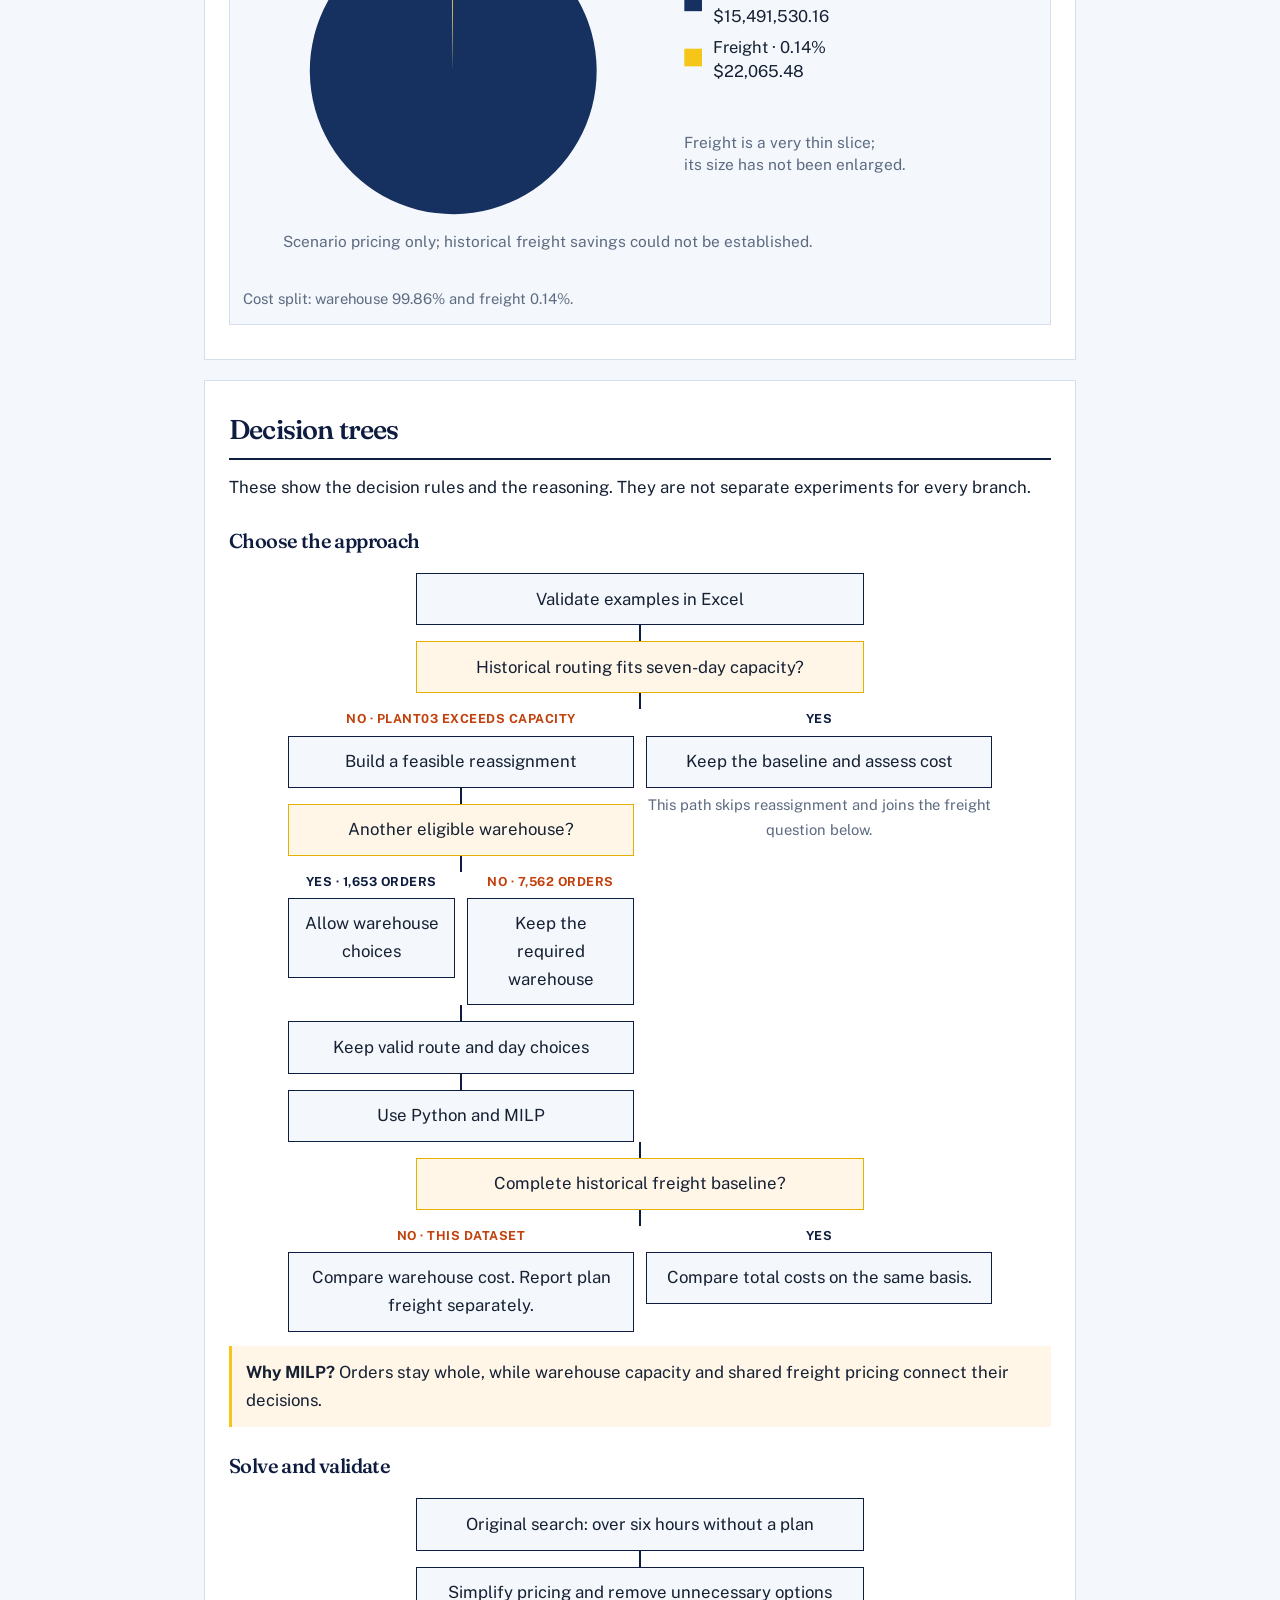
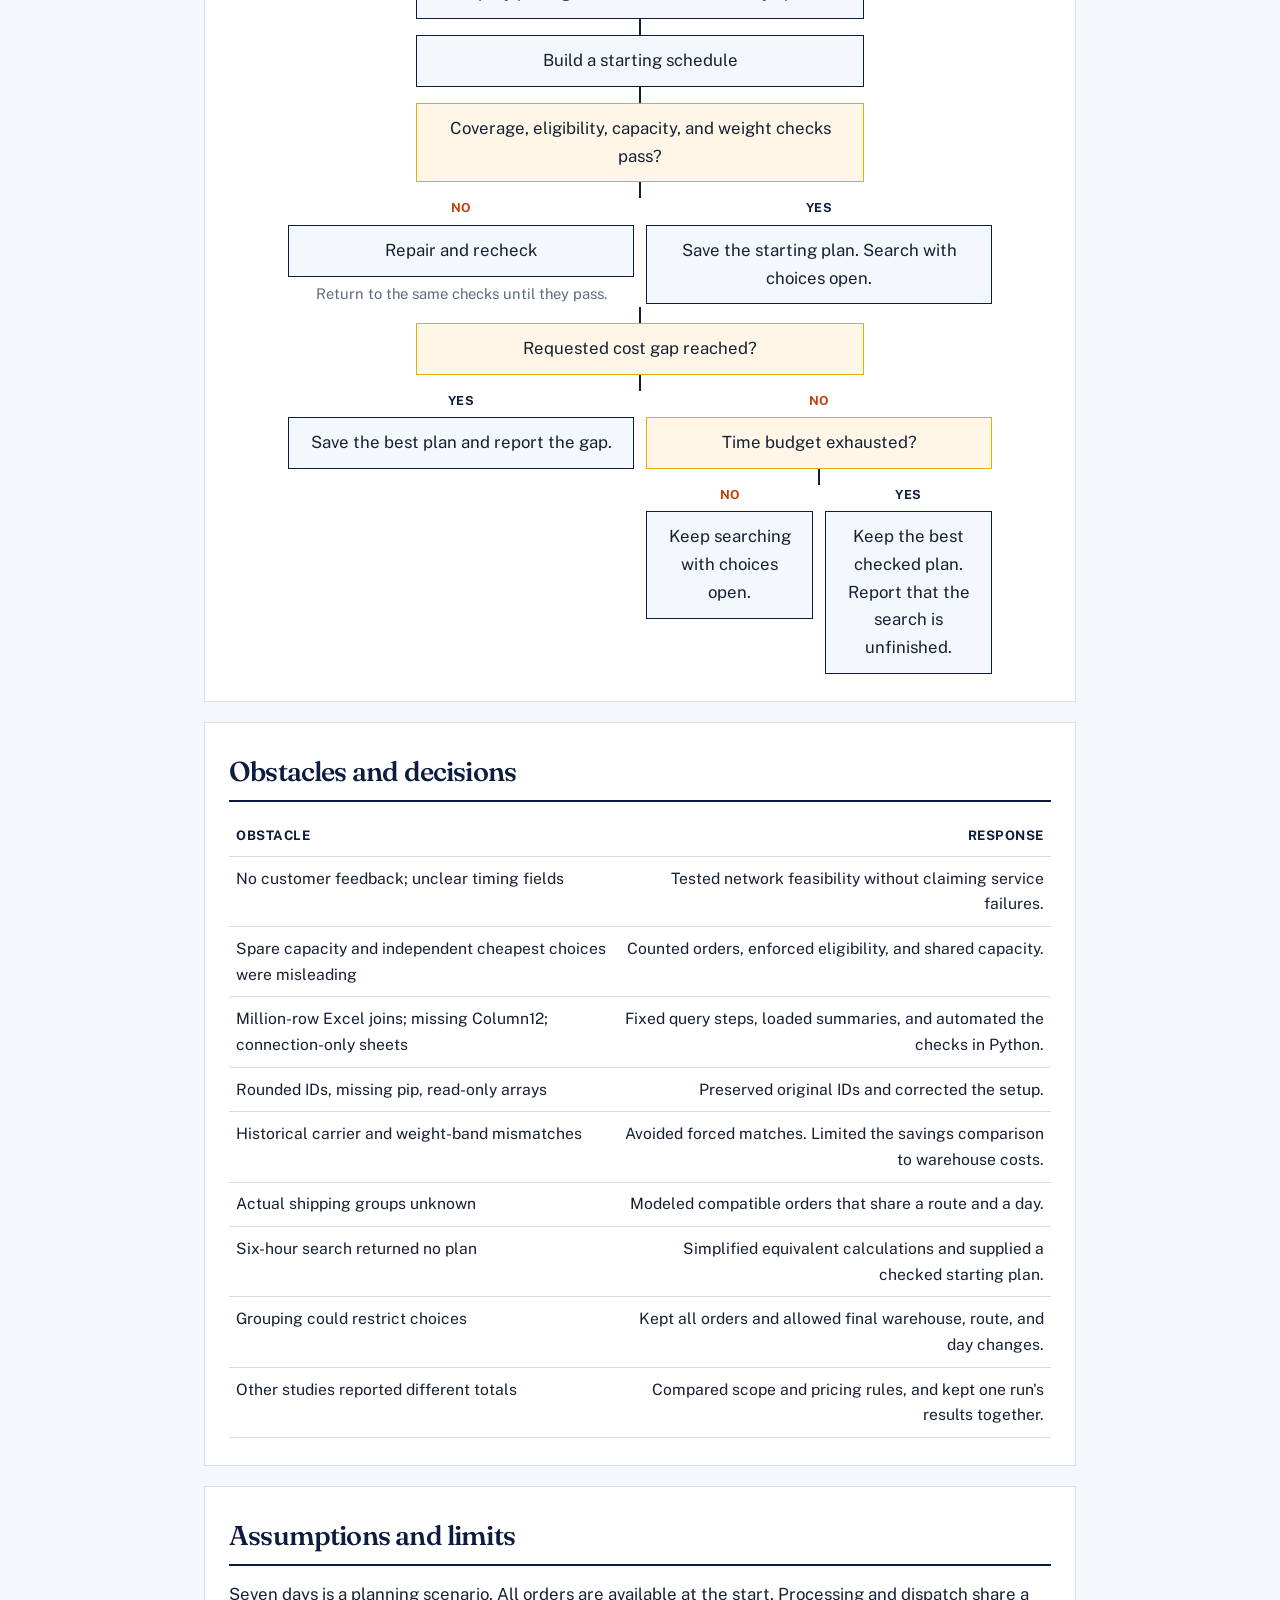
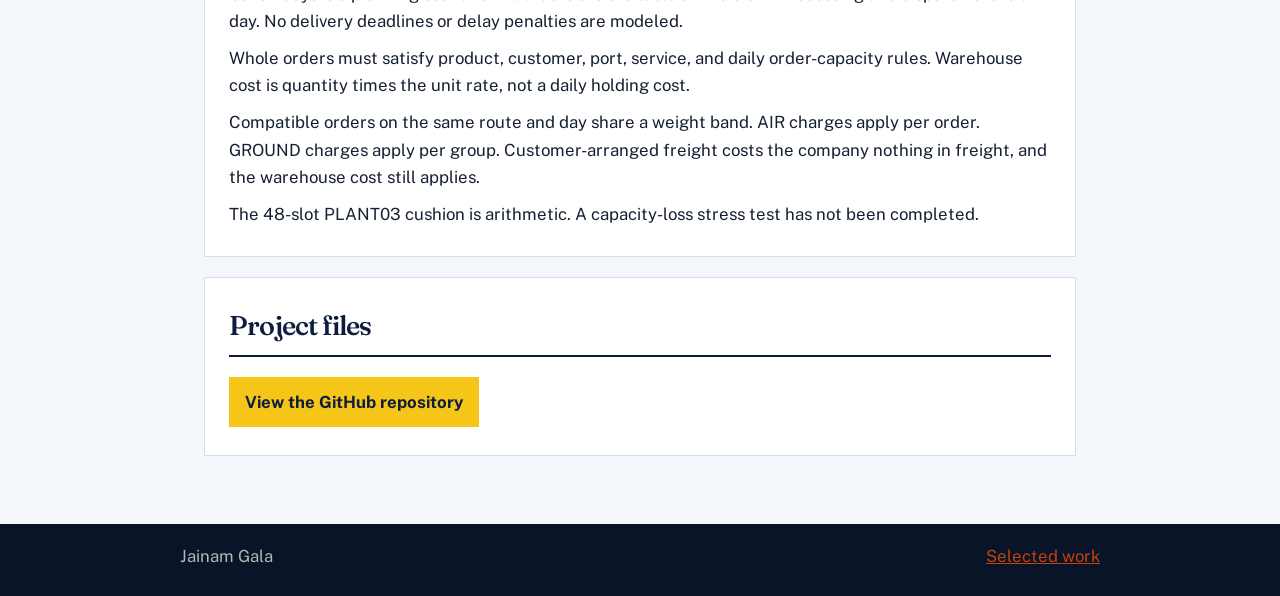
<file: projects/chip_warehousing/index.html>
<!DOCTYPE html>
<html lang="en">
<head>
  <meta charset="UTF-8">
  <meta name="viewport" content="width=device-width, initial-scale=1.0">
  <title>Chip Warehousing and Shipping Optimization | Jainam Gala</title>
  <meta name="description" content="A seven-day plan for 9,215 orders. Modeled warehouse cost fell by $141,691.76, with no daily capacity violations.">
  <link rel="preconnect" href="https://fonts.googleapis.com">
  <link rel="preconnect" href="https://fonts.gstatic.com" crossorigin>
  <link href="https://fonts.googleapis.com/css2?family=Fraunces:opsz,wght@9..144,560&family=Public+Sans:wght@400;500;600;700&display=swap" rel="stylesheet">
  <style>
    :root {
      --ink: #152033;
      --ink-soft: #3c4b63;
      --muted: #5d6b82;
      --line: #d5deea;
      --paper: #f4f7fb;
      --cream: #f7f4ec;
      --navy: #0e1c3f;
      --navy-2: #16315f;
      --slate: #8b97ab;
      --gold: #f5c518;
      --copper: #c2410c;
    }
    * { box-sizing: border-box; }
    body {
      margin: 0;
      background: var(--paper);
      color: var(--ink);
      font-family: "Public Sans", "Segoe UI", sans-serif;
      font-size: 1.05rem;
      line-height: 1.65;
    }
    a { color: var(--copper); }
    :focus-visible { outline: 2px solid var(--copper); outline-offset: 3px; }
    .sitebar {
      position: sticky;
      top: 0;
      z-index: 20;
      display: flex;
      justify-content: space-between;
      gap: 1rem;
      align-items: center;
      padding: 0.85rem 1.5rem;
      background: var(--navy);
      color: var(--cream);
    }
    .sitebar a { color: var(--cream); text-decoration: none; font-weight: 500; }
    .sitebar-mark { font-family: Fraunces, Georgia, serif; font-size: 1.15rem; }
    .sitebar nav { display: flex; gap: 1.15rem; font-size: 0.92rem; }
    .sitebar nav a { color: rgba(247, 244, 236, 0.82); }
    .sitebar nav a:hover { color: var(--gold); }
    .hero {
      padding: 3.5rem 1.5rem 2.5rem;
      background:
        radial-gradient(720px 320px at 100% 0%, rgba(245, 197, 24, 0.2), transparent 60%),
        var(--navy);
      color: var(--cream);
    }
    .wrap { width: min(920px, 100%); margin: 0 auto; }
    .kicker {
      margin: 0 0 0.8rem;
      color: var(--gold);
      font-size: 0.78rem;
      font-weight: 700;
      letter-spacing: 0.14em;
      text-transform: uppercase;
    }
    h1, h2, h3 { font-family: Fraunces, Georgia, serif; font-weight: 560; letter-spacing: -0.03em; }
    h1 { margin: 0; font-size: clamp(2.2rem, 5vw, 3.4rem); line-height: 1.05; }
    .lede { max-width: 40rem; margin: 1rem 0 0; font-size: 1.2rem; color: rgba(247, 244, 236, 0.88); }
    .proof {
      display: grid;
      grid-template-columns: repeat(4, 1fr);
      gap: 1rem;
      margin: 2rem 0 0;
      padding: 1.1rem 0 0;
      list-style: none;
      border-top: 1px solid rgba(247, 244, 236, 0.16);
    }
    .proof strong {
      display: block;
      color: var(--gold);
      font-family: Fraunces, Georgia, serif;
      font-size: 1.55rem;
      font-weight: 560;
      line-height: 1;
    }
    .proof li { color: rgba(247, 244, 236, 0.78); font-size: 0.92rem; }
    main { padding: 1.5rem 1.5rem 3rem; }
    section {
      margin: 0 auto 1.25rem;
      padding: 1.6rem 1.5rem 1.7rem;
      background: #fff;
      border: 1px solid var(--line);
    }
    h2 {
      margin: 0 0 0.9rem;
      padding-bottom: 0.4rem;
      border-bottom: 2px solid var(--navy);
      color: var(--navy);
      font-size: 1.7rem;
    }
    h3 { margin: 1.4rem 0 0.4rem; color: var(--navy); font-size: 1.25rem; }
    p { margin: 0.55rem 0 0; }
    .figure {
      margin: 1.2rem 0 0.4rem;
      padding: 0.8rem;
      background: var(--paper);
      border: 1px solid var(--line);
    }
    .figure svg { display: block; width: 100%; height: auto; }
    .figure figcaption { margin-top: 0.45rem; color: var(--muted); font-size: 0.92rem; }
    table { width: 100%; border-collapse: collapse; margin-top: 0.8rem; font-size: 0.98rem; }
    th, td { padding: 0.55rem 0.45rem; text-align: left; border-bottom: 1px solid var(--line); vertical-align: top; }
    th { color: var(--navy); font-size: 0.82rem; letter-spacing: 0.04em; text-transform: uppercase; }
    td:last-child, th:last-child { text-align: right; }
    .note {
      margin-top: 0.9rem;
      padding: 0.8rem 0.9rem;
      background: #fff6e8;
      border-left: 3px solid var(--gold);
    }
    .tree { display: flex; flex-direction: column; align-items: center; gap: 0; margin-top: 1rem; }
    .node, .ask {
      width: min(28rem, 100%);
      margin: 0;
      padding: 0.7rem 0.85rem;
      text-align: center;
      background: var(--paper);
      border: 1px solid var(--navy);
    }
    .ask { background: #fff6e8; border-color: #e2b000; }
    .stem { width: 2px; height: 16px; background: var(--navy); }
    .fork { display: grid; grid-template-columns: 1fr 1fr; gap: 0.75rem; width: min(44rem, 100%); }
    .branch { display: flex; flex-direction: column; align-items: center; }
    .tag { margin: 0 0 0.35rem; font-size: 0.78rem; font-weight: 700; letter-spacing: 0.04em; text-transform: uppercase; }
    .tag.no { color: var(--copper); }
    .tag.yes { color: var(--navy); }
    .loop {
      width: min(28rem, 100%);
      margin-top: 0.35rem;
      color: var(--muted);
      font-size: 0.92rem;
      text-align: center;
    }
    pre {
      margin: 0.8rem 0 0;
      padding: 0.9rem 1rem;
      overflow-x: auto;
      background: var(--navy);
      color: var(--cream);
      font-size: 0.92rem;
    }
    .back {
      display: inline-block;
      margin: 0 0 1rem;
      font-weight: 700;
      text-decoration: none;
    }
    .btn {
      display: inline-block;
      margin-top: 0.4rem;
      padding: 0.7rem 1rem;
      background: var(--gold);
      color: var(--navy);
      font-weight: 700;
      text-decoration: none;
    }
    .btn:hover { background: #ffd84d; }
    footer {
      padding: 1.2rem 1.5rem 1.6rem;
      background: #091428;
      color: rgba(247, 244, 236, 0.72);
    }
    footer .wrap { display: flex; justify-content: space-between; gap: 1rem; }
    @media (max-width: 720px) {
      .proof, .step.split { grid-template-columns: 1fr; }
      .sitebar nav a:nth-child(2) { display: none; }
      .fork { grid-template-columns: 1fr; }
      section { padding: 1.2rem 1rem; }
    }
  </style>
</head>
<body>
  <header class="sitebar">
    <a class="sitebar-mark" href="../../index.html">Jainam Gala</a>
    <nav aria-label="Primary">
      <a href="../../index.html#experience">Experience</a>
      <a href="../../index.html#work">Work</a>
      <a href="../../index.html#contact">Contact</a>
    </nav>
  </header>

  <header class="hero">
    <div class="wrap">
      <p class="kicker">Supply chain · Excel to Python · MILP</p>
      <h1>Chip Warehousing and Shipping Optimization</h1>
      <p class="lede">A seven-day plan for 9,215 orders. Modeled warehouse cost fell by $141,691.76, and no warehouse broke its daily capacity.</p>
      <ul class="proof">
        <li><strong>9,215</strong> orders assigned, zero daily capacity violations</li>
        <li><strong>$141,692</strong> lower modeled warehouse cost, about 0.9%</li>
        <li><strong>1,611</strong> orders moved to a different warehouse</li>
        <li><strong>3.66s</strong> final solver time. Exact optimality was not proved</li>
      </ul>
    </div>
  </header>

  <main class="wrap">
    <a class="back" href="../../index.html#work">← Back to portfolio</a>

    <section>
      <h2>Project overview</h2>
      <p>The question was practical: can the current network handle these orders, and is there a cheaper assignment that still works? Excel and Power Query checked examples. Python repeated those checks across the full dataset. A mixed-integer linear program chose the warehouse, the shipping route, and the processing day together.</p>
      <p>This is a public portfolio case built on the <a href="https://brunel.figshare.com/articles/dataset/Supply_Chain_Logistics_Problem_Dataset/7558679">Brunel Supply Chain Logistics Problem Dataset</a>. It is not a client engagement.</p>
    </section>

    <section>
      <h2>Key results</h2>
      <table>
        <thead>
          <tr><th>Measure</th><th>Saved result</th></tr>
        </thead>
        <tbody>
          <tr><td>Orders assigned / daily capacity violations</td><td>9,215 / 0</td></tr>
          <tr><td>Historical assignment warehouse cost at current rates</td><td>$15,633,221.91</td></tr>
          <tr><td>New plan warehouse cost</td><td>$15,491,530.16</td></tr>
          <tr><td>Warehouse-cost reduction</td><td>$141,691.76 · 0.9%</td></tr>
          <tr><td>Orders moved to another warehouse</td><td>1,611</td></tr>
          <tr><td>Plan freight / total cost</td><td>$22,065.48 / $15,513,595.64</td></tr>
          <tr><td>Remaining possible improvement</td><td>$4,394.34 · 0.0283%</td></tr>
          <tr><td>Final solver time</td><td>3.66 seconds</td></tr>
        </tbody>
      </table>
      <p class="note">The solver met its 1% tolerance and kept the starting plan. Exact optimality was not proved. Solver time excludes preparation. The remaining gap is possible improvement, not savings already achieved.</p>
    </section>

    <section>
      <h2>Dataset and tools</h2>
      <p><strong>Scope.</strong> 9,215 orders, 19 warehouses, and 1,540 freight-rate records. Seven tables: OrderList, FreightRates, PlantPorts, ProductsPerPlant, VmiCustomers, WhCapacities, and WhCosts.</p>
      <p><strong>Tools.</strong> Excel, Power Query, Python, pandas, NumPy, openpyxl, SciPy, and HiGHS (highspy).</p>
    </section>

    <section>
      <h2>Visual findings</h2>
      <p>The charts use the same colors as the rest of the site. Navy is the plan, slate is the historical baseline, copper is the constraint, and gold marks a remainder that is real but small.</p>

      <h3>1. PLANT03 is the bottleneck</h3>
      <p>Historical assignments exceed the current seven-day capacity by 1,450 orders. This comparison does not establish that those orders were late in history.</p>
      <figure class="figure">
        <svg viewBox="0 0 720 420" role="img" aria-labelledby="chart1-title chart1-desc">
          <title id="chart1-title">PLANT03 can't handle its historical workload</title>
          <desc id="chart1-desc">Seven-day capacity is 7,091 orders. Historical orders are 8,541, which is 1,450 orders over capacity.</desc>
          <text x="48" y="36" font-size="22" font-weight="700" fill="#152033">PLANT03 can't handle its historical workload</text>
          <text x="48" y="60" font-size="14" fill="#5d6b82">Capacity = 1,013 orders/day × 7 days (planning assumption)</text>
          <line x1="78" y1="90" x2="78" y2="330" stroke="#d5deea"/>
          <line x1="78" y1="330" x2="680" y2="330" stroke="#d5deea"/>
          <g fill="#5d6b82" font-size="12">
            <text x="70" y="334" text-anchor="end">0</text>
            <text x="70" y="250" text-anchor="end">2,000</text>
            <text x="70" y="198" text-anchor="end">4,000</text>
            <text x="70" y="146" text-anchor="end">6,000</text>
            <text x="70" y="94" text-anchor="end">8,000</text>
          </g>
          <text x="28" y="220" font-size="13" fill="#5d6b82" transform="rotate(-90 28 220)" text-anchor="middle">Orders</text>
          <line x1="78" y1="140.9" x2="660" y2="140.9" stroke="#152033" stroke-dasharray="5 4"/>
          <rect x="175" y="140.9" width="120" height="189.1" fill="#8b97ab"/>
          <rect x="430" y="102.2" width="120" height="227.8" fill="#c2410c"/>
          <text x="235" y="132" text-anchor="middle" font-size="16" font-weight="700" fill="#152033">7,091</text>
          <text x="490" y="94" text-anchor="middle" font-size="16" font-weight="700" fill="#152033">8,541</text>
          <text x="235" y="356" text-anchor="middle" font-size="14" fill="#152033">7-day capacity</text>
          <text x="490" y="356" text-anchor="middle" font-size="14" fill="#152033">Historical orders</text>
          <line x1="564" y1="102.2" x2="564" y2="140.9" stroke="#c2410c" stroke-width="2"/>
          <polyline points="558,110 564,102 570,110" fill="none" stroke="#c2410c" stroke-width="2"/>
          <polyline points="558,133 564,141 570,133" fill="none" stroke="#c2410c" stroke-width="2"/>
          <text x="400" y="78" font-size="14" font-weight="700" fill="#c2410c">1,450 orders over capacity</text>
        </svg>
        <figcaption>PLANT03: 8,541 historical orders versus 7,091 seven-day capacity.</figcaption>
      </figure>

      <h3>2. Most orders have no warehouse alternative</h3>
      <p>7,562 orders have one eligible warehouse. 1,653 have alternatives. PLANT03 must handle 7,043 of them, leaving only 48 spare slots over seven days. A required warehouse can still leave the route and the day open.</p>
      <figure class="figure">
        <svg viewBox="0 0 720 420" role="img" aria-labelledby="chart5-title chart5-desc">
          <title id="chart5-title">Most orders cannot change warehouse</title>
          <desc id="chart5-desc">Of 9,215 orders, 7,043 can only use PLANT03, 519 have another single warehouse, 1,587 have two choices, and 66 have three choices.</desc>
          <text x="36" y="36" font-size="22" font-weight="700" fill="#152033">Most orders cannot change warehouse</text>
          <text x="36" y="60" font-size="14" fill="#5d6b82">9,215 orders · 82.06% have only one eligible warehouse</text>
          <path d="M 180 230 L 180 100 A 130 130 0 1 1 50.52 218.34 Z" fill="#c2410c"/>
          <path d="M 180 230 L 50.52 218.34 A 130 130 0 0 1 62.59 174.19 Z" fill="#8b97ab"/>
          <path d="M 180 230 L 62.59 174.19 A 130 130 0 0 1 174.15 100.13 Z" fill="#16315f"/>
          <path d="M 180 230 L 174.15 100.13 A 130 130 0 0 1 180 100 Z" fill="#f5c518"/>
          <g font-size="15" fill="#152033">
            <rect x="390" y="120" width="16" height="16" fill="#c2410c"/>
            <text x="416" y="133">PLANT03 only · 7,043 orders · 76.43%</text>
            <rect x="390" y="156" width="16" height="16" fill="#8b97ab"/>
            <text x="416" y="169">Another single warehouse · 519 · 5.63%</text>
            <rect x="390" y="192" width="16" height="16" fill="#16315f"/>
            <text x="416" y="205">Two warehouse choices · 1,587 · 17.22%</text>
            <rect x="390" y="228" width="16" height="16" fill="#f5c518"/>
            <text x="416" y="241">Three warehouse choices · 66 · 0.72%</text>
          </g>
          <text x="36" y="390" font-size="14" fill="#5d6b82">A fixed warehouse can still leave shipping-route and day choices open.</text>
        </svg>
        <figcaption>Warehouse choices: PLANT03 only 7,043; another single warehouse 519; two choices 1,587; three choices 66.</figcaption>
      </figure>

      <h3>3. Reassignment reduces dependence</h3>
      <p>1,611 orders changed warehouse. The chart shows net workload changes. PLANT03's load fell by 1,498 orders.</p>
      <figure class="figure">
        <svg viewBox="0 0 720 460" role="img" aria-labelledby="chart2-title chart2-desc">
          <title id="chart2-title">1,611 orders moved to a different warehouse</title>
          <desc id="chart2-desc">PLANT03 lost 1,498 orders. PLANT02 gained 686, PLANT04 gained 386, and smaller gains and losses appear at the other plants.</desc>
          <text x="36" y="34" font-size="22" font-weight="700" fill="#152033">1,611 orders moved to a different warehouse</text>
          <text x="36" y="56" font-size="14" fill="#5d6b82">Only warehouses whose workload changed are shown</text>
          <text x="120" y="86" font-size="13" font-weight="700" fill="#c2410c">◀ Orders moved away</text>
          <text x="430" y="86" font-size="13" font-weight="700" fill="#16315f">Orders gained ▶</text>
          <line x1="360" y1="100" x2="360" y2="400" stroke="#d5deea"/>
          <g font-size="13" fill="#152033">
            <text x="120" y="122" text-anchor="end">PLANT02</text>
            <rect x="360" y="108" width="103" height="18" fill="#16315f"/><text x="470" y="122">+686</text>
            <text x="120" y="150" text-anchor="end">PLANT04</text>
            <rect x="360" y="136" width="58" height="18" fill="#16315f"/><text x="426" y="150">+386</text>
            <text x="120" y="178" text-anchor="end">PLANT10</text>
            <rect x="360" y="164" width="27" height="18" fill="#16315f"/><text x="394" y="178">+183</text>
            <text x="120" y="206" text-anchor="end">PLANT05</text>
            <rect x="360" y="192" width="27" height="18" fill="#16315f"/><text x="394" y="206">+180</text>
            <text x="120" y="234" text-anchor="end">PLANT07</text>
            <rect x="360" y="220" width="15" height="18" fill="#16315f"/><text x="382" y="234">+102</text>
            <text x="120" y="262" text-anchor="end">PLANT09</text>
            <rect x="360" y="248" width="9" height="18" fill="#16315f"/><text x="376" y="262">+62</text>
            <text x="120" y="290" text-anchor="end">PLANT13</text>
            <rect x="360" y="276" width="3" height="18" fill="#16315f"/><text x="370" y="290">+12</text>
            <text x="120" y="318" text-anchor="end">PLANT12</text>
            <rect x="357" y="304" width="3" height="18" fill="#c2410c"/><text x="350" y="318" text-anchor="end">−12</text>
            <text x="120" y="346" text-anchor="end">PLANT08</text>
            <rect x="345" y="332" width="15" height="18" fill="#c2410c"/><text x="338" y="346" text-anchor="end">−101</text>
            <text x="120" y="374" text-anchor="end">PLANT03</text>
            <rect x="135" y="360" width="225" height="18" fill="#c2410c"/>
            <text x="148" y="374" fill="#f7f4ec" font-weight="700">−1,498</text>
          </g>
          <text x="360" y="430" text-anchor="middle" font-size="13" fill="#5d6b82">Net change in orders (plan − historical)</text>
        </svg>
        <figcaption>Net order changes by warehouse after reassignment.</figcaption>
      </figure>

      <h3>4. Warehouse costs fall</h3>
      <p>Both assignments use the same current warehouse rates. Incomplete historical freight matches prevent a full total-cost savings comparison.</p>
      <figure class="figure">
        <svg viewBox="0 0 720 300" role="img" aria-labelledby="chart3-title chart3-desc">
          <title id="chart3-title">Warehouse cost: about $142,000 lower</title>
          <desc id="chart3-desc">Historical routing costs $15,633,222. The optimized plan costs $15,491,530.</desc>
          <text x="36" y="36" font-size="22" font-weight="700" fill="#152033">Warehouse cost: about $142,000 lower</text>
          <text x="36" y="60" font-size="14" fill="#5d6b82">0.9% reduction · freight excluded (historical rates unavailable)</text>
          <text x="36" y="120" font-size="14" fill="#152033">Historical routing</text>
          <rect x="190" y="102" width="430" height="28" fill="#8b97ab"/>
          <text x="628" y="122" font-size="14" font-weight="700" fill="#152033">$15,633,222</text>
          <text x="36" y="190" font-size="14" fill="#152033">Optimized plan</text>
          <rect x="190" y="172" width="426" height="28" fill="#16315f"/>
          <text x="624" y="192" font-size="14" font-weight="700" fill="#152033">$15,491,530</text>
          <line x1="190" y1="230" x2="640" y2="230" stroke="#d5deea"/>
          <g fill="#5d6b82" font-size="12">
            <text x="190" y="250">$0M</text>
            <text x="280" y="250">$4M</text>
            <text x="370" y="250">$8M</text>
            <text x="455" y="250">$12M</text>
            <text x="545" y="250">$16M</text>
            <text x="630" y="250">$20M</text>
          </g>
          <text x="400" y="280" text-anchor="middle" font-size="13" fill="#5d6b82">Warehouse cost (unit quantity × cost per unit)</text>
        </svg>
        <figcaption>Historical assignment $15,633,221.91 versus the new plan $15,491,530.16.</figcaption>
      </figure>

      <h3>5. Freight is a small share under this model</h3>
      <p>Freight is 0.14% of scenario cost. The slice is drawn at its true size and has not been enlarged.</p>
      <figure class="figure">
        <svg viewBox="0 0 720 420" role="img" aria-labelledby="chart4-title chart4-desc">
          <title id="chart4-title">Warehouse cost dominates this modeled plan</title>
          <desc id="chart4-desc">Warehouse cost is $15,491,530.16, or 99.86 percent. Freight is $22,065.48, or 0.14 percent. Total scenario cost is $15,513,595.64.</desc>
          <text x="36" y="36" font-size="22" font-weight="700" fill="#152033">Warehouse cost dominates this modeled plan</text>
          <text x="36" y="60" font-size="14" fill="#5d6b82">Total scenario cost: $15,513,595.64</text>
          <path d="M 190 230 L 190 100 A 130 130 0 1 1 188.84 100.01 Z" fill="#16315f"/>
          <path d="M 190 230 L 188.84 100.01 A 130 130 0 0 1 190 100 Z" fill="#f5c518"/>
          <g font-size="15" fill="#152033">
            <rect x="400" y="160" width="16" height="16" fill="#16315f"/>
            <text x="426" y="164">Warehouse · 99.86%</text>
            <text x="426" y="186">$15,491,530.16</text>
            <rect x="400" y="210" width="16" height="16" fill="#f5c518"/>
            <text x="426" y="214">Freight · 0.14%</text>
            <text x="426" y="236">$22,065.48</text>
          </g>
          <text x="400" y="300" font-size="14" fill="#5d6b82">Freight is a very thin slice;</text>
          <text x="400" y="320" font-size="14" fill="#5d6b82">its size has not been enlarged.</text>
          <text x="36" y="390" font-size="14" fill="#5d6b82">Scenario pricing only; historical freight savings could not be established.</text>
        </svg>
        <figcaption>Cost split: warehouse 99.86% and freight 0.14%.</figcaption>
      </figure>
    </section>

    <section>
      <h2>Decision trees</h2>
      <p>These show the decision rules and the reasoning. They are not separate experiments for every branch.</p>

      <h3>Choose the approach</h3>
      <div class="tree">
        <p class="node">Validate examples in Excel</p>
        <div class="stem"></div>
        <p class="ask">Historical routing fits seven-day capacity?</p>
        <div class="stem"></div>
        <div class="fork">
          <div class="branch">
            <p class="tag no">No · PLANT03 exceeds capacity</p>
            <p class="node">Build a feasible reassignment</p>
            <div class="stem"></div>
            <p class="ask">Another eligible warehouse?</p>
            <div class="stem"></div>
            <div class="fork">
              <div class="branch">
                <p class="tag yes">Yes · 1,653 orders</p>
                <p class="node">Allow warehouse choices</p>
              </div>
              <div class="branch">
                <p class="tag no">No · 7,562 orders</p>
                <p class="node">Keep the required warehouse</p>
              </div>
            </div>
            <div class="stem"></div>
            <p class="node">Keep valid route and day choices</p>
            <div class="stem"></div>
            <p class="node">Use Python and MILP</p>
          </div>
          <div class="branch">
            <p class="tag yes">Yes</p>
            <p class="node">Keep the baseline and assess cost</p>
            <p class="loop">This path skips reassignment and joins the freight question below.</p>
          </div>
        </div>
        <div class="stem"></div>
        <p class="ask">Complete historical freight baseline?</p>
        <div class="stem"></div>
        <div class="fork">
          <div class="branch">
            <p class="tag no">No · this dataset</p>
            <p class="node">Compare warehouse cost. Report plan freight separately.</p>
          </div>
          <div class="branch">
            <p class="tag yes">Yes</p>
            <p class="node">Compare total costs on the same basis.</p>
          </div>
        </div>
      </div>
      <p class="note"><strong>Why MILP?</strong> Orders stay whole, while warehouse capacity and shared freight pricing connect their decisions.</p>

      <h3>Solve and validate</h3>
      <div class="tree">
        <p class="node">Original search: over six hours without a plan</p>
        <div class="stem"></div>
        <p class="node">Simplify pricing and remove unnecessary options</p>
        <div class="stem"></div>
        <p class="node">Build a starting schedule</p>
        <div class="stem"></div>
        <p class="ask">Coverage, eligibility, capacity, and weight checks pass?</p>
        <div class="stem"></div>
        <div class="fork">
          <div class="branch">
            <p class="tag no">No</p>
            <p class="node">Repair and recheck</p>
            <p class="loop">Return to the same checks until they pass.</p>
          </div>
          <div class="branch">
            <p class="tag yes">Yes</p>
            <p class="node">Save the starting plan. Search with choices open.</p>
          </div>
        </div>
        <div class="stem"></div>
        <p class="ask">Requested cost gap reached?</p>
        <div class="stem"></div>
        <div class="fork">
          <div class="branch">
            <p class="tag yes">Yes</p>
            <p class="node">Save the best plan and report the gap.</p>
          </div>
          <div class="branch">
            <p class="tag no">No</p>
            <p class="ask">Time budget exhausted?</p>
            <div class="stem"></div>
            <div class="fork">
              <div class="branch">
                <p class="tag no">No</p>
                <p class="node">Keep searching with choices open.</p>
              </div>
              <div class="branch">
                <p class="tag yes">Yes</p>
                <p class="node">Keep the best checked plan. Report that the search is unfinished.</p>
              </div>
            </div>
          </div>
        </div>
      </div>
    </section>

    <section>
      <h2>Obstacles and decisions</h2>
      <table>
        <thead>
          <tr><th>Obstacle</th><th>Response</th></tr>
        </thead>
        <tbody>
          <tr><td>No customer feedback; unclear timing fields</td><td>Tested network feasibility without claiming service failures.</td></tr>
          <tr><td>Spare capacity and independent cheapest choices were misleading</td><td>Counted orders, enforced eligibility, and shared capacity.</td></tr>
          <tr><td>Million-row Excel joins; missing Column12; connection-only sheets</td><td>Fixed query steps, loaded summaries, and automated the checks in Python.</td></tr>
          <tr><td>Rounded IDs, missing pip, read-only arrays</td><td>Preserved original IDs and corrected the setup.</td></tr>
          <tr><td>Historical carrier and weight-band mismatches</td><td>Avoided forced matches. Limited the savings comparison to warehouse costs.</td></tr>
          <tr><td>Actual shipping groups unknown</td><td>Modeled compatible orders that share a route and a day.</td></tr>
          <tr><td>Six-hour search returned no plan</td><td>Simplified equivalent calculations and supplied a checked starting plan.</td></tr>
          <tr><td>Grouping could restrict choices</td><td>Kept all orders and allowed final warehouse, route, and day changes.</td></tr>
          <tr><td>Other studies reported different totals</td><td>Compared scope and pricing rules, and kept one run's results together.</td></tr>
        </tbody>
      </table>
    </section>

    <section>
      <h2>Assumptions and limits</h2>
      <p>Seven days is a planning scenario. All orders are available at the start. Processing and dispatch share a day. No delivery deadlines or delay penalties are modeled.</p>
      <p>Whole orders must satisfy product, customer, port, service, and daily order-capacity rules. Warehouse cost is quantity times the unit rate, not a daily holding cost.</p>
      <p>Compatible orders on the same route and day share a weight band. AIR charges apply per order. GROUND charges apply per group. Customer-arranged freight costs the company nothing in freight, and the warehouse cost still applies.</p>
      <p>The 48-slot PLANT03 cushion is arithmetic. A capacity-loss stress test has not been completed.</p>
    </section>

    <section>
      <h2>Project files</h2>
      <a class="btn" href="https://github.com/JaiGala2122/chip_warehousing_and_shipping_optimization" target="_blank" rel="noopener">View the GitHub repository</a>
    </section>
  </main>

  <footer>
    <div class="wrap">
      <span>Jainam Gala</span>
      <a href="../../index.html#work">Selected work</a>
    </div>
  </footer>
</body>
</html>
</file>
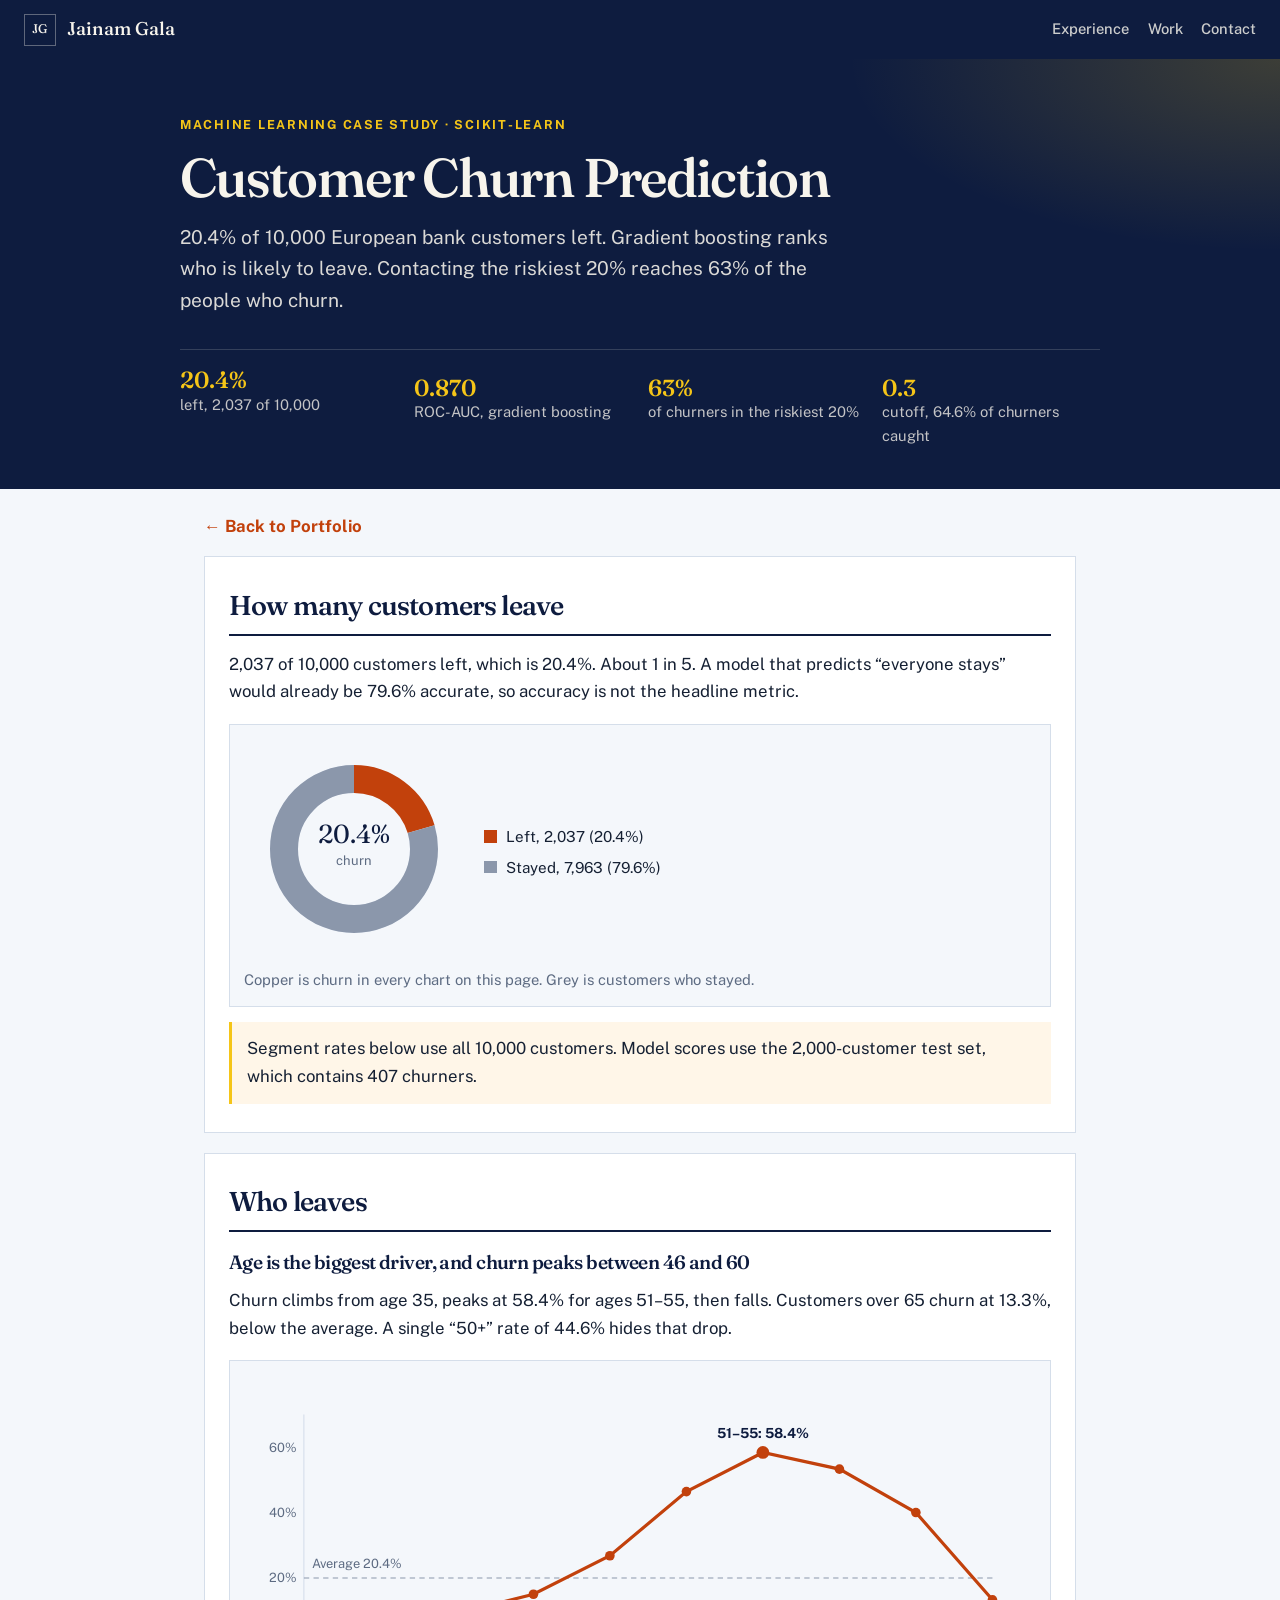
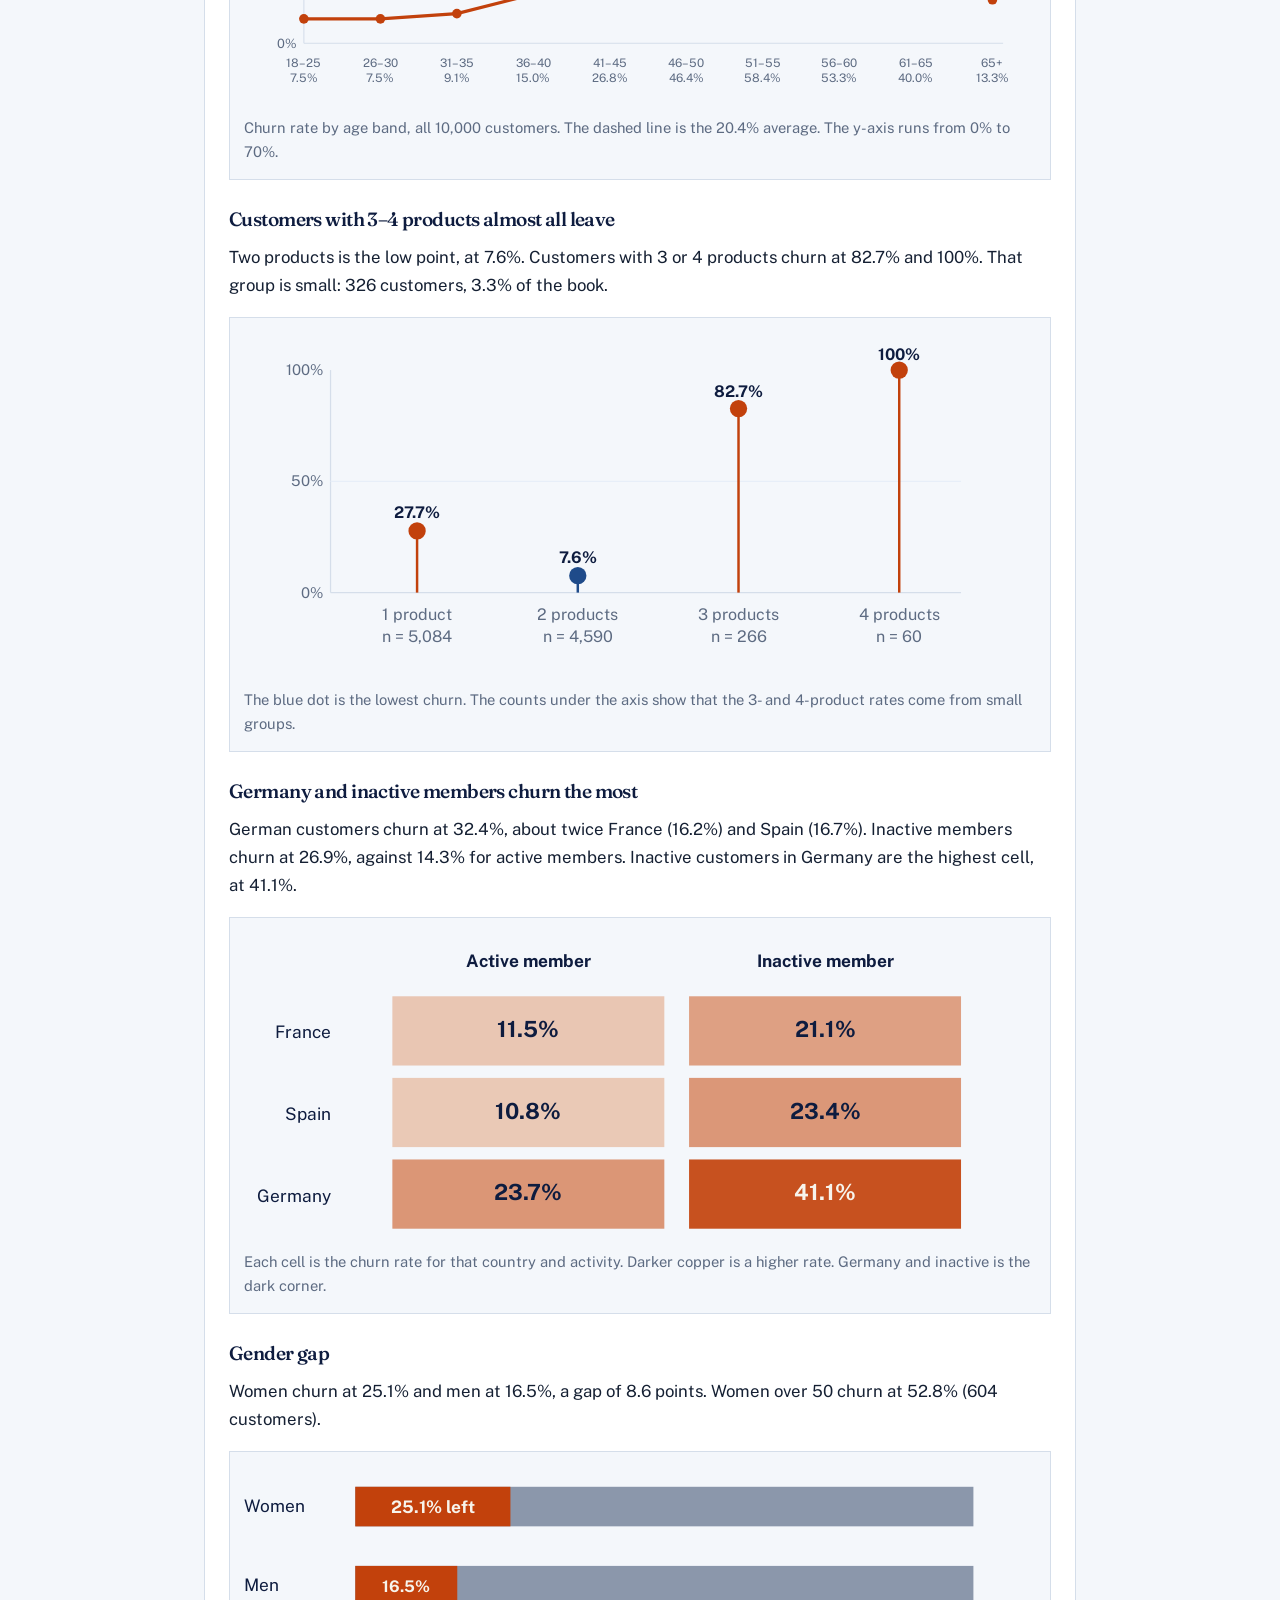
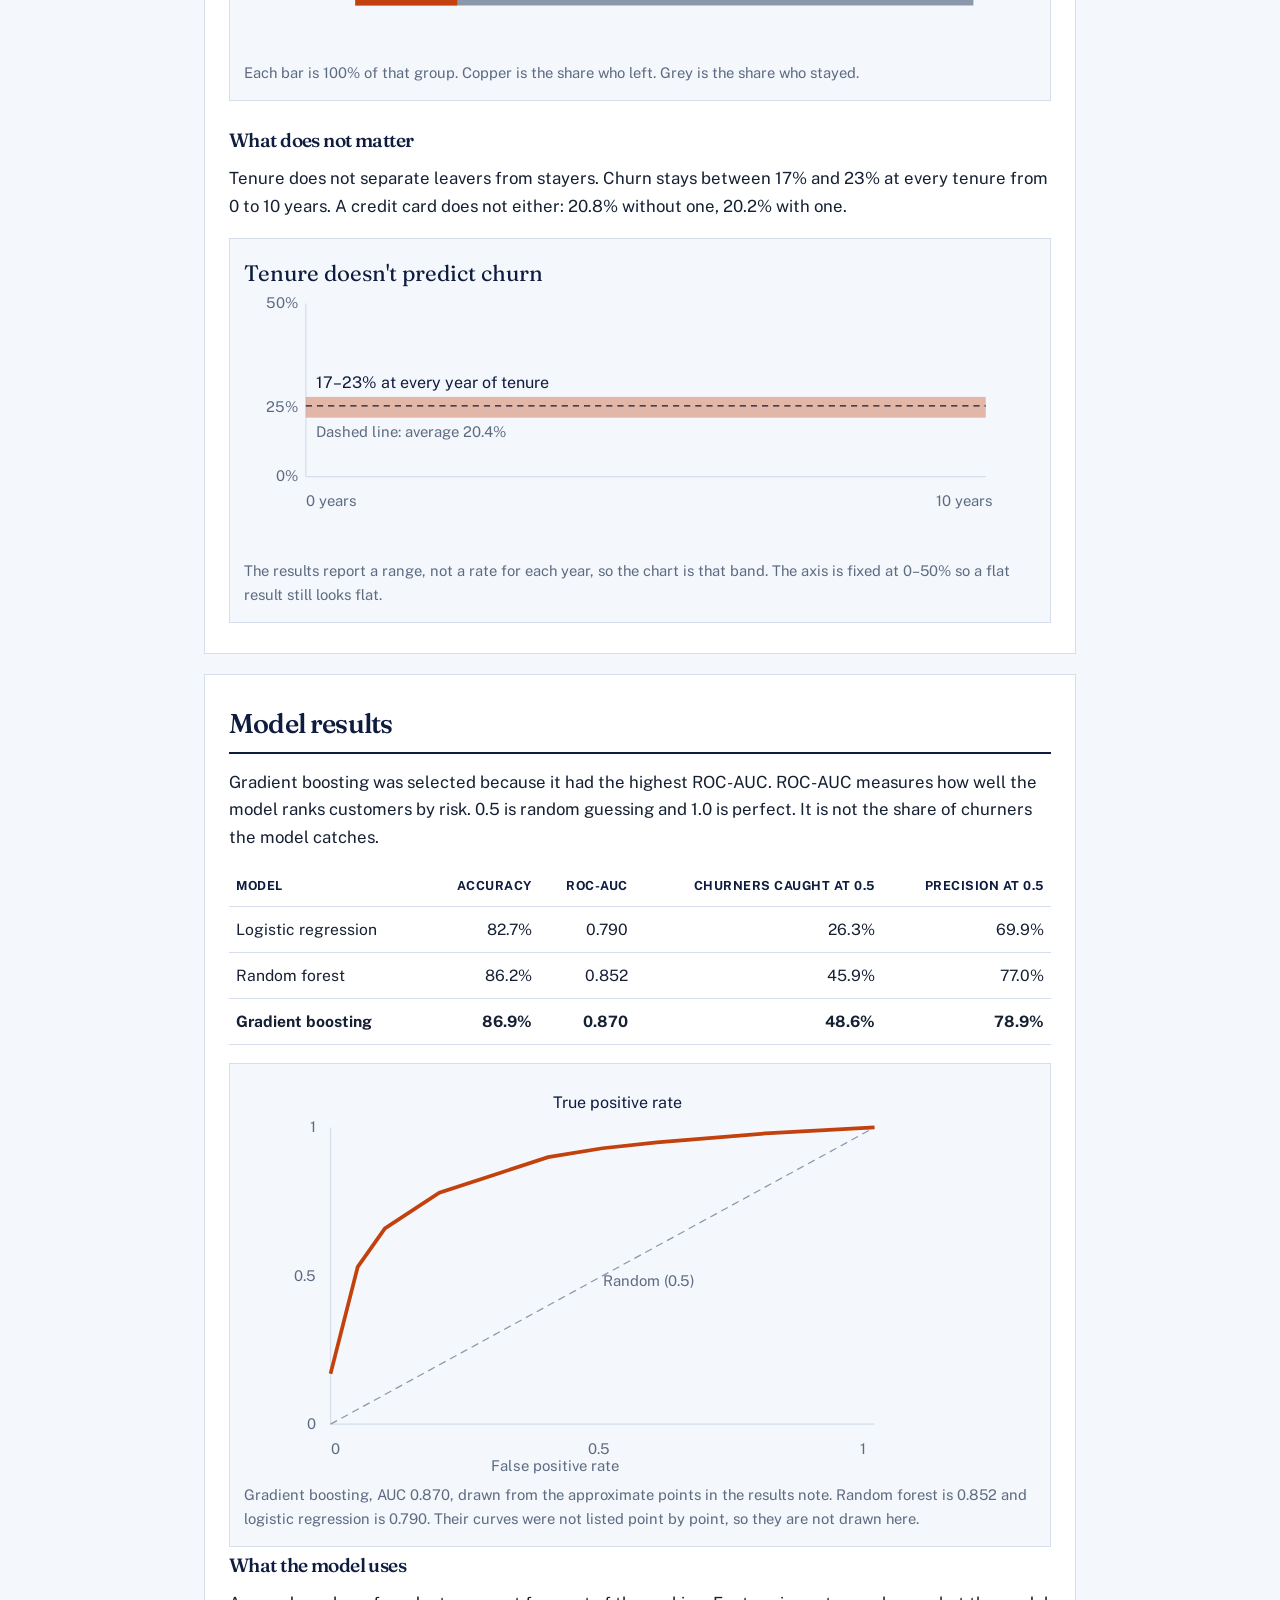
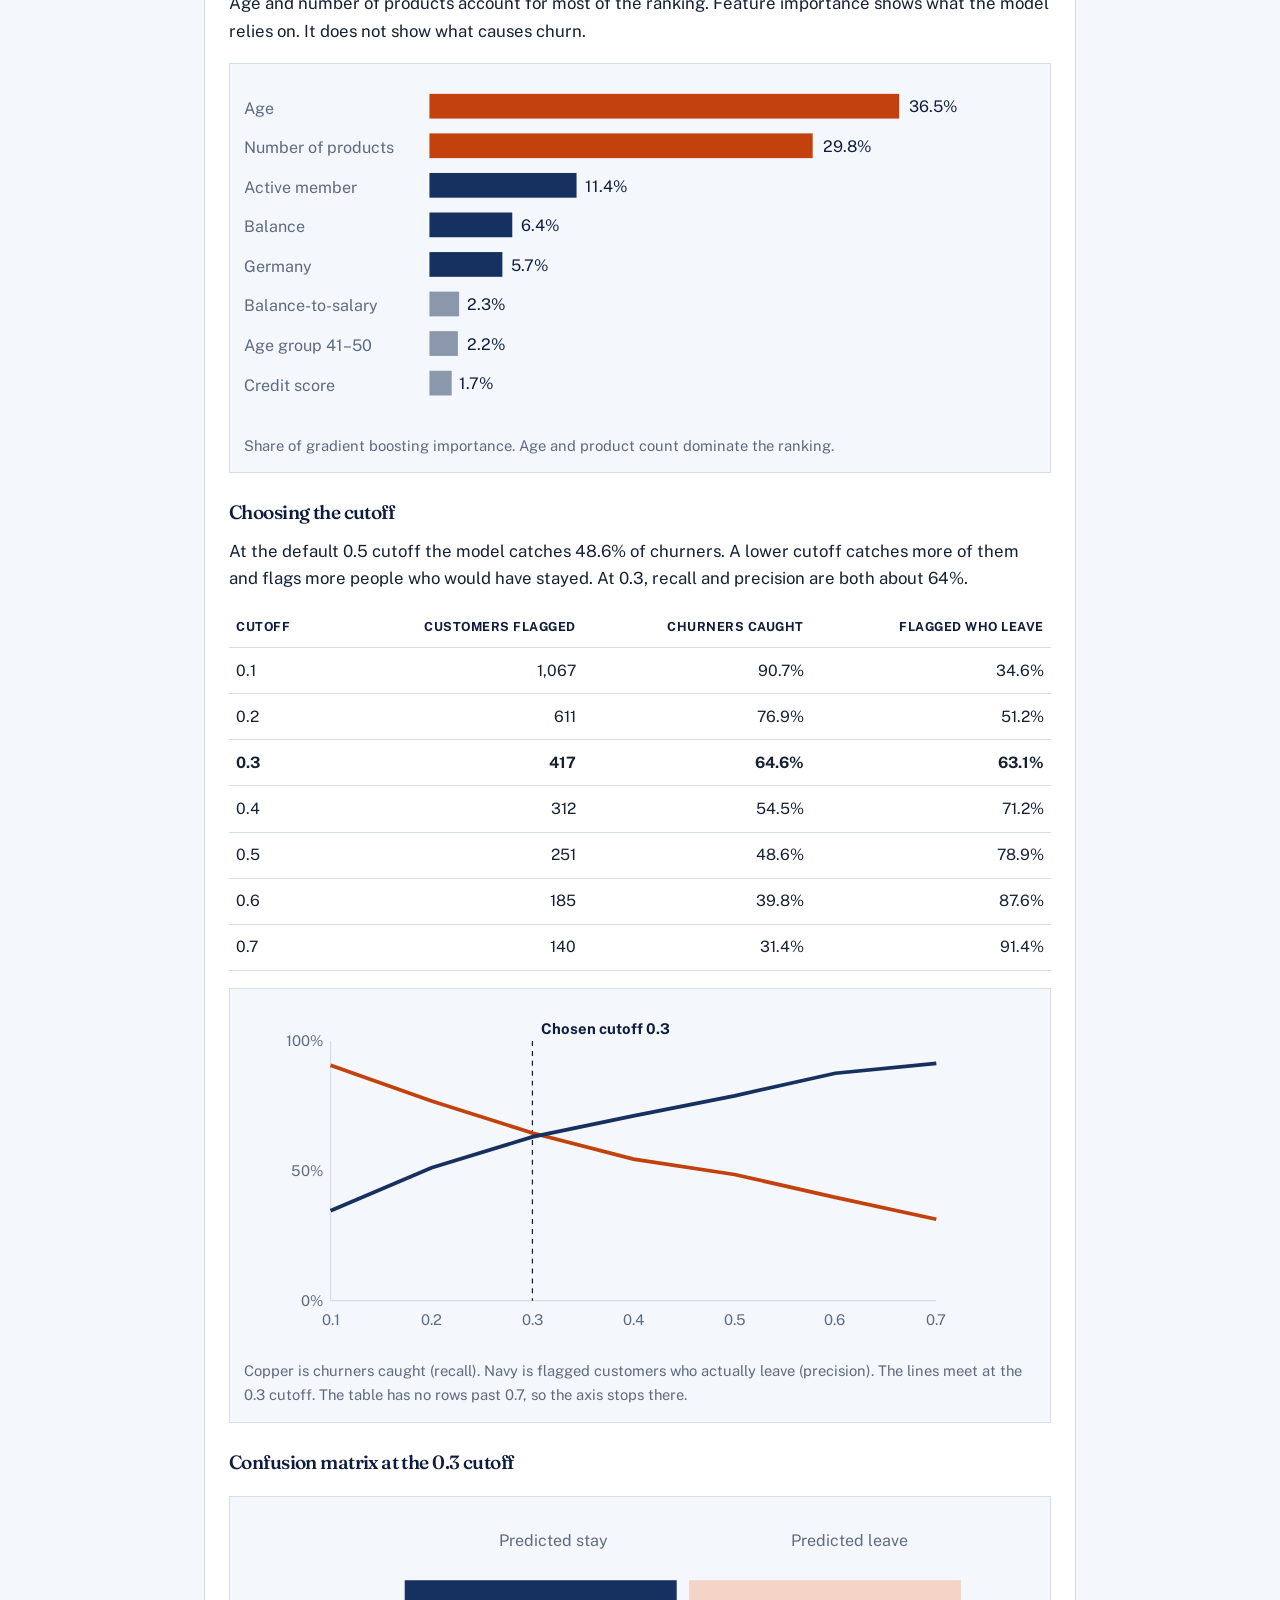
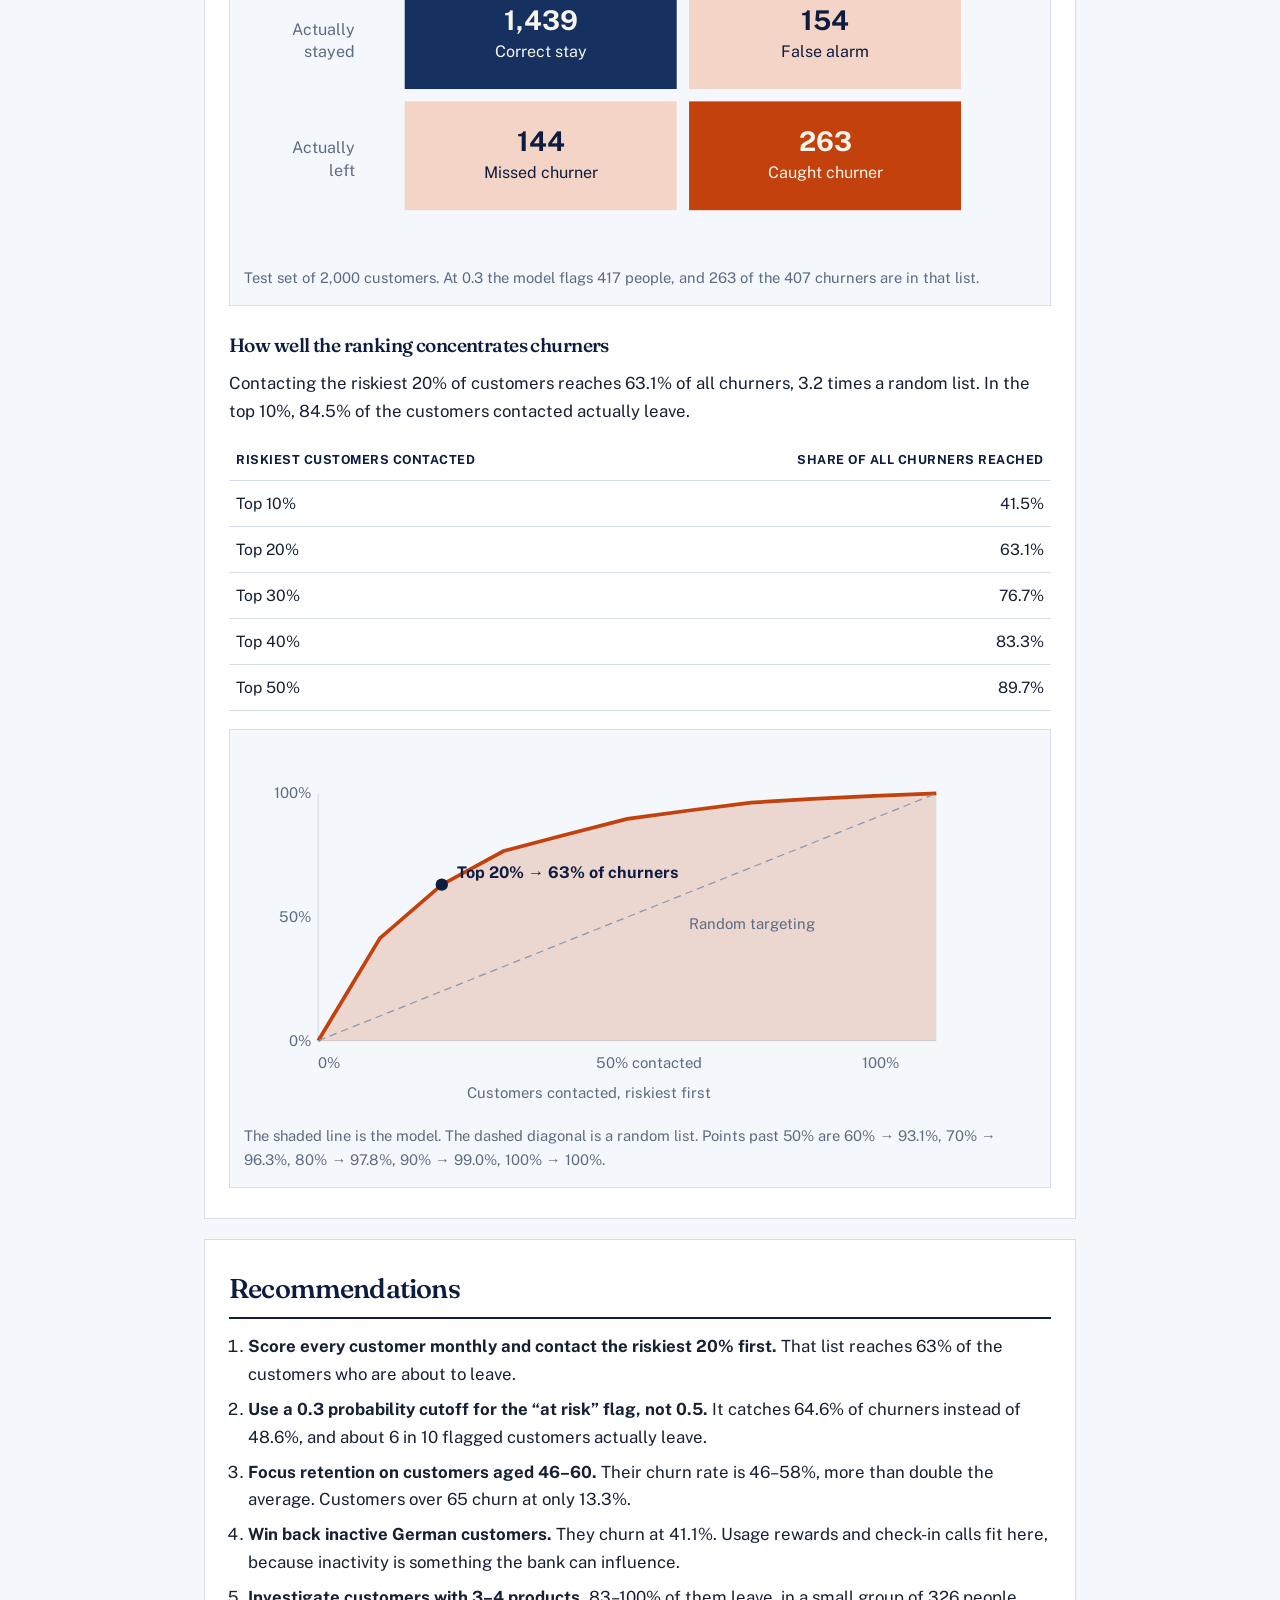
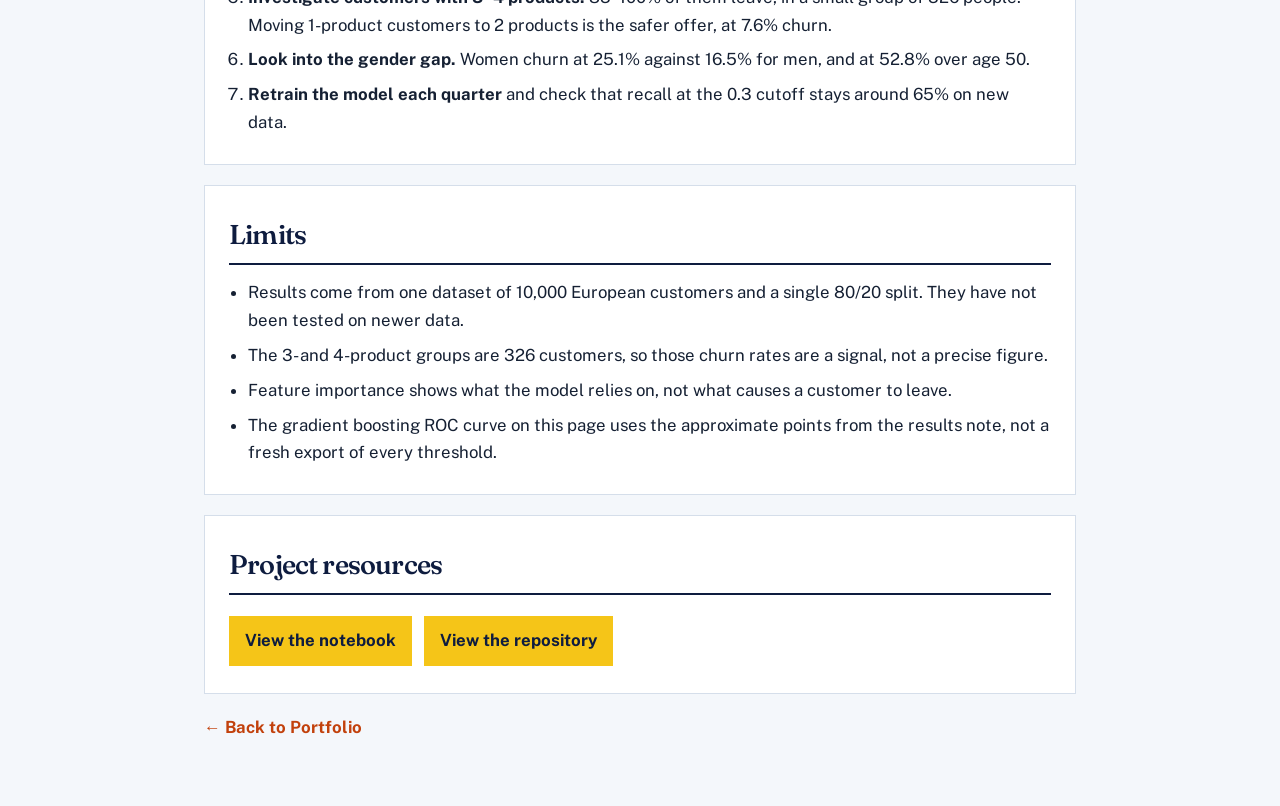
<file: projects/customer-churn/index.html>
<!DOCTYPE html>
<html lang="en">
<head>
  <meta charset="UTF-8">
  <meta name="viewport" content="width=device-width, initial-scale=1.0">
  <title>Customer Churn Prediction | Jainam Gala</title>
  <meta name="description" content="20.4% of 10,000 bank customers left. Gradient boosting ranked them at 0.870 ROC-AUC. Contacting the riskiest 20% reaches 63% of churners.">
  <link rel="preconnect" href="https://fonts.googleapis.com">
  <link rel="preconnect" href="https://fonts.gstatic.com" crossorigin>
  <link href="https://fonts.googleapis.com/css2?family=Fraunces:opsz,wght@9..144,560&family=Public+Sans:wght@400;500;600;700&display=swap" rel="stylesheet">
  <style>
    :root {
      --ink: #152033;
      --muted: #5d6b82;
      --line: #d5deea;
      --paper: #f4f7fb;
      --cream: #f7f4ec;
      --navy: #0e1c3f;
      --navy-2: #16315f;
      --gold: #f5c518;
      --copper: #c2410c;
      --stay: #8b97ab;
    }
    * { box-sizing: border-box; }
    body {
      margin: 0;
      background: var(--paper);
      color: var(--ink);
      font-family: "Public Sans", "Segoe UI", sans-serif;
      font-size: 1.05rem;
      line-height: 1.65;
    }
    a { color: var(--copper); }
    :focus-visible { outline: 2px solid var(--copper); outline-offset: 3px; }
    .sitebar {
      position: sticky;
      top: 0;
      z-index: 20;
      display: flex;
      justify-content: space-between;
      gap: 1rem;
      align-items: center;
      padding: 0.85rem 1.5rem;
      background: var(--navy);
      color: var(--cream);
    }
    .sitebar a { color: var(--cream); text-decoration: none; font-weight: 500; }
    .sitebar-mark {
      display: inline-flex;
      align-items: center;
      gap: 0.7rem;
      font-family: Fraunces, Georgia, serif;
      font-size: 1.15rem;
    }
    .monogram {
      display: grid;
      place-items: center;
      width: 2rem;
      height: 2rem;
      border: 1px solid rgba(247, 244, 236, 0.35);
      font-size: 0.78rem;
      letter-spacing: 0.04em;
    }
    .sitebar nav { display: flex; gap: 1.15rem; font-size: 0.92rem; }
    .sitebar nav a { color: rgba(247, 244, 236, 0.82); }
    .sitebar nav a:hover { color: var(--gold); }
    .hero {
      padding: 3.5rem 1.5rem 2.5rem;
      background:
        radial-gradient(720px 320px at 100% 0%, rgba(245, 197, 24, 0.2), transparent 60%),
        var(--navy);
      color: var(--cream);
    }
    .wrap { width: min(920px, 100%); margin: 0 auto; }
    .kicker {
      margin: 0 0 0.8rem;
      color: var(--gold);
      font-size: 0.78rem;
      font-weight: 700;
      letter-spacing: 0.14em;
      text-transform: uppercase;
    }
    h1, h2, h3 { font-family: Fraunces, Georgia, serif; font-weight: 560; letter-spacing: -0.03em; }
    h1 { margin: 0; font-size: clamp(2.2rem, 5vw, 3.4rem); line-height: 1.05; }
    .lede { max-width: 42rem; margin: 1rem 0 0; font-size: 1.2rem; color: rgba(247, 244, 236, 0.88); }
    .proof {
      display: grid;
      grid-template-columns: repeat(4, 1fr);
      gap: 1rem;
      margin: 2rem 0 0;
      padding: 1.1rem 0 0;
      list-style: none;
      border-top: 1px solid rgba(247, 244, 236, 0.16);
    }
    .proof strong {
      display: block;
      color: var(--gold);
      font-family: Fraunces, Georgia, serif;
      font-size: 1.45rem;
      font-weight: 560;
      line-height: 1.1;
    }
    .proof li { color: rgba(247, 244, 236, 0.78); font-size: 0.92rem; }
    main { padding: 1.5rem 1.5rem 3rem; }
    section {
      margin: 0 auto 1.25rem;
      padding: 1.6rem 1.5rem 1.7rem;
      background: #fff;
      border: 1px solid var(--line);
    }
    h2 {
      margin: 0 0 0.9rem;
      padding-bottom: 0.4rem;
      border-bottom: 2px solid var(--navy);
      color: var(--navy);
      font-size: 1.7rem;
    }
    h3 { margin: 1.5rem 0 0.35rem; color: var(--navy); font-size: 1.2rem; }
    h3:first-of-type { margin-top: 0.2rem; }
    p { margin: 0.55rem 0 0; }
    ol, ul { margin: 0.6rem 0 0; padding-left: 1.2rem; }
    li + li { margin-top: 0.45rem; }
    table { width: 100%; border-collapse: collapse; margin-top: 0.9rem; font-size: 0.98rem; }
    th, td { padding: 0.6rem 0.45rem; text-align: left; border-bottom: 1px solid var(--line); vertical-align: top; }
    th { color: var(--navy); font-size: 0.78rem; letter-spacing: 0.04em; text-transform: uppercase; }
    td:last-child, th:last-child, .num { text-align: right; }
    .figure { margin: 1.1rem 0 0.2rem; padding: 0.9rem; background: var(--paper); border: 1px solid var(--line); }
    .figure svg { display: block; width: 100%; height: auto; }
    .figure figcaption { margin-top: 0.55rem; color: var(--muted); font-size: 0.92rem; }
    .chart-split { display: grid; grid-template-columns: 220px 1fr; gap: 1.25rem; align-items: center; }
    .legend { margin: 0; padding: 0; list-style: none; }
    .legend li { display: flex; align-items: center; gap: 0.55rem; margin: 0.35rem 0 0; font-size: 0.95rem; }
    .swatch { width: 0.8rem; height: 0.8rem; flex: none; }
    .note {
      margin-top: 0.9rem;
      padding: 0.85rem 0.95rem;
      background: #fff6e8;
      border-left: 3px solid var(--gold);
    }
    .btn {
      display: inline-block;
      margin: 0.4rem 0.5rem 0 0;
      padding: 0.7rem 1rem;
      background: var(--gold);
      color: var(--navy);
      font-weight: 700;
      text-decoration: none;
    }
    .btn:hover { background: #ffd84d; }
    .back { display: inline-block; margin: 0 0 1rem; font-weight: 700; text-decoration: none; }
    @media (max-width: 720px) {
      .proof, .chart-split { grid-template-columns: 1fr; }
      section { padding: 1.2rem 1rem; }
      td:last-child, th:last-child, .num { text-align: left; }
    }
  </style>
</head>
<body>
  <header class="sitebar">
    <a class="sitebar-mark" href="../../index.html"><span class="monogram" aria-hidden="true">JG</span>Jainam Gala</a>
    <nav aria-label="Primary">
      <a href="../../index.html#experience">Experience</a>
      <a href="../../index.html#work">Work</a>
      <a href="../../index.html#contact">Contact</a>
    </nav>
  </header>

  <header class="hero">
    <div class="wrap">
      <p class="kicker">Machine learning case study · scikit-learn</p>
      <h1>Customer Churn Prediction</h1>
      <p class="lede">20.4% of 10,000 European bank customers left. Gradient boosting ranks who is likely to leave. Contacting the riskiest 20% reaches 63% of the people who churn.</p>
      <ul class="proof">
        <li><strong>20.4%</strong> left, 2,037 of 10,000</li>
        <li><strong>0.870</strong> ROC-AUC, gradient boosting</li>
        <li><strong>63%</strong> of churners in the riskiest 20%</li>
        <li><strong>0.3</strong> cutoff, 64.6% of churners caught</li>
      </ul>
    </div>
  </header>

  <main class="wrap">
    <a class="back" href="../../index.html">← Back to Portfolio</a>

    <section>
      <h2>How many customers leave</h2>
      <p>2,037 of 10,000 customers left, which is 20.4%. About 1 in 5. A model that predicts “everyone stays” would already be 79.6% accurate, so accuracy is not the headline metric.</p>
      <figure class="figure">
        <div class="chart-split">
          <svg viewBox="0 0 220 220" role="img" aria-label="Donut: 20.4 percent of customers left, 79.6 percent stayed">
            <circle cx="110" cy="110" r="70" fill="none" stroke="#e7eef8" stroke-width="28"/>
            <circle cx="110" cy="110" r="70" fill="none" stroke="#c2410c" stroke-width="28" stroke-dasharray="89.59 350.23" transform="rotate(-90 110 110)"/>
            <circle cx="110" cy="110" r="70" fill="none" stroke="#8b97ab" stroke-width="28" stroke-dasharray="350.23 89.59" stroke-dashoffset="-89.59" transform="rotate(-90 110 110)"/>
            <text x="110" y="104" text-anchor="middle" fill="#0e1c3f" font-family="Fraunces, Georgia, serif" font-size="26">20.4%</text>
            <text x="110" y="126" text-anchor="middle" fill="#5d6b82" font-size="13">churn</text>
          </svg>
          <ul class="legend">
            <li><span class="swatch" style="background:#c2410c"></span>Left, 2,037 (20.4%)</li>
            <li><span class="swatch" style="background:#8b97ab"></span>Stayed, 7,963 (79.6%)</li>
          </ul>
        </div>
        <figcaption>Copper is churn in every chart on this page. Grey is customers who stayed.</figcaption>
      </figure>
      <p class="note">Segment rates below use all 10,000 customers. Model scores use the 2,000-customer test set, which contains 407 churners.</p>
    </section>

    <section>
      <h2>Who leaves</h2>

      <h3>Age is the biggest driver, and churn peaks between 46 and 60</h3>
      <p>Churn climbs from age 35, peaks at 58.4% for ages 51–55, then falls. Customers over 65 churn at 13.3%, below the average. A single “50+” rate of 44.6% hides that drop.</p>
      <figure class="figure">
        <svg viewBox="0 0 740 310" role="img" aria-label="Line chart of churn rate by age. It rises from 7.5 percent under 30 to 58.4 percent at ages 51 to 55, then falls to 13.3 percent after 65.">
          <line x1="56" y1="36" x2="56" y2="250" stroke="#d5deea"/>
          <line x1="56" y1="250" x2="710" y2="250" stroke="#d5deea"/>
          <line x1="56" y1="188.9" x2="700" y2="188.9" stroke="#8b97ab" stroke-dasharray="5 4"/>
          <text x="50" y="254" text-anchor="end" fill="#5d6b82" font-size="12">0%</text>
          <text x="50" y="193" text-anchor="end" fill="#5d6b82" font-size="12">20%</text>
          <text x="50" y="132" text-anchor="end" fill="#5d6b82" font-size="12">40%</text>
          <text x="50" y="71" text-anchor="end" fill="#5d6b82" font-size="12">60%</text>
          <text x="64" y="180" fill="#5d6b82" font-size="12">Average 20.4%</text>
          <polyline fill="none" stroke="#c2410c" stroke-width="3" points="56,227.1 127.6,227.1 199.1,222.2 270.7,204.1 342.2,168.1 413.8,108.1 485.3,71.5 556.9,87.1 628.4,127.7 700,209.3"/>
          <g fill="#c2410c">
            <circle cx="56" cy="227.1" r="4.5"/>
            <circle cx="127.6" cy="227.1" r="4.5"/>
            <circle cx="199.1" cy="222.2" r="4.5"/>
            <circle cx="270.7" cy="204.1" r="4.5"/>
            <circle cx="342.2" cy="168.1" r="4.5"/>
            <circle cx="413.8" cy="108.1" r="4.5"/>
            <circle cx="485.3" cy="71.5" r="6"/>
            <circle cx="556.9" cy="87.1" r="4.5"/>
            <circle cx="628.4" cy="127.7" r="4.5"/>
            <circle cx="700" cy="209.3" r="4.5"/>
          </g>
          <text x="485" y="58" text-anchor="middle" fill="#0e1c3f" font-size="13" font-weight="700">51–55: 58.4%</text>
          <g fill="#5d6b82" font-size="11" text-anchor="middle">
            <text x="56" y="272">18–25</text><text x="56" y="286">7.5%</text>
            <text x="127.6" y="272">26–30</text><text x="127.6" y="286">7.5%</text>
            <text x="199.1" y="272">31–35</text><text x="199.1" y="286">9.1%</text>
            <text x="270.7" y="272">36–40</text><text x="270.7" y="286">15.0%</text>
            <text x="342.2" y="272">41–45</text><text x="342.2" y="286">26.8%</text>
            <text x="413.8" y="272">46–50</text><text x="413.8" y="286">46.4%</text>
            <text x="485.3" y="272">51–55</text><text x="485.3" y="286">58.4%</text>
            <text x="556.9" y="272">56–60</text><text x="556.9" y="286">53.3%</text>
            <text x="628.4" y="272">61–65</text><text x="628.4" y="286">40.0%</text>
            <text x="700" y="272">65+</text><text x="700" y="286">13.3%</text>
          </g>
        </svg>
        <figcaption>Churn rate by age band, all 10,000 customers. The dashed line is the 20.4% average. The y-axis runs from 0% to 70%.</figcaption>
      </figure>

      <h3>Customers with 3–4 products almost all leave</h3>
      <p>Two products is the low point, at 7.6%. Customers with 3 or 4 products churn at 82.7% and 100%. That group is small: 326 customers, 3.3% of the book.</p>
      <figure class="figure">
        <svg viewBox="0 0 640 280" role="img" aria-label="Lollipop chart: churn is 27.7 percent with 1 product, 7.6 percent with 2, 82.7 percent with 3, and 100 percent with 4.">
          <line x1="70" y1="30" x2="70" y2="210" stroke="#d5deea"/>
          <line x1="70" y1="210" x2="580" y2="210" stroke="#d5deea"/>
          <text x="64" y="214" text-anchor="end" fill="#5d6b82" font-size="12">0%</text>
          <text x="64" y="124" text-anchor="end" fill="#5d6b82" font-size="12">50%</text>
          <text x="64" y="34" text-anchor="end" fill="#5d6b82" font-size="12">100%</text>
          <line x1="70" y1="120" x2="580" y2="120" stroke="#e7eef8"/>
          <line x1="140" y1="210" x2="140" y2="160.1" stroke="#c2410c" stroke-width="2"/>
          <line x1="270" y1="210" x2="270" y2="196.3" stroke="#1f4b8a" stroke-width="2"/>
          <line x1="400" y1="210" x2="400" y2="61.1" stroke="#c2410c" stroke-width="2"/>
          <line x1="530" y1="210" x2="530" y2="30" stroke="#c2410c" stroke-width="2"/>
          <circle cx="140" cy="160.1" r="7" fill="#c2410c"/>
          <circle cx="270" cy="196.3" r="7" fill="#1f4b8a"/>
          <circle cx="400" cy="61.1" r="7" fill="#c2410c"/>
          <circle cx="530" cy="30" r="7" fill="#c2410c"/>
          <text x="140" y="150" text-anchor="middle" fill="#0e1c3f" font-size="13" font-weight="700">27.7%</text>
          <text x="270" y="186" text-anchor="middle" fill="#0e1c3f" font-size="13" font-weight="700">7.6%</text>
          <text x="400" y="52" text-anchor="middle" fill="#0e1c3f" font-size="13" font-weight="700">82.7%</text>
          <text x="530" y="22" text-anchor="middle" fill="#0e1c3f" font-size="13" font-weight="700">100%</text>
          <g fill="#5d6b82" font-size="13" text-anchor="middle">
            <text x="140" y="232">1 product</text><text x="140" y="250">n = 5,084</text>
            <text x="270" y="232">2 products</text><text x="270" y="250">n = 4,590</text>
            <text x="400" y="232">3 products</text><text x="400" y="250">n = 266</text>
            <text x="530" y="232">4 products</text><text x="530" y="250">n = 60</text>
          </g>
        </svg>
        <figcaption>The blue dot is the lowest churn. The counts under the axis show that the 3- and 4-product rates come from small groups.</figcaption>
      </figure>

      <h3>Germany and inactive members churn the most</h3>
      <p>German customers churn at 32.4%, about twice France (16.2%) and Spain (16.7%). Inactive members churn at 26.9%, against 14.3% for active members. Inactive customers in Germany are the highest cell, at 41.1%.</p>
      <figure class="figure">
        <svg viewBox="0 0 640 250" role="img" aria-label="Heatmap of churn by country and activity. Germany inactive is 41.1 percent. Spain active is 10.8 percent.">
          <text x="230" y="28" text-anchor="middle" fill="#0e1c3f" font-size="14" font-weight="700">Active member</text>
          <text x="470" y="28" text-anchor="middle" fill="#0e1c3f" font-size="14" font-weight="700">Inactive member</text>
          <text x="70" y="86" text-anchor="end" fill="#0e1c3f" font-size="14">France</text>
          <text x="70" y="152" text-anchor="end" fill="#0e1c3f" font-size="14">Spain</text>
          <text x="70" y="218" text-anchor="end" fill="#0e1c3f" font-size="14">Germany</text>
          <rect x="120" y="52" width="220" height="56" fill="#e9c6b3"/>
          <rect x="360" y="52" width="220" height="56" fill="#dea083"/>
          <rect x="120" y="118" width="220" height="56" fill="#eac9b6"/>
          <rect x="360" y="118" width="220" height="56" fill="#db9778"/>
          <rect x="120" y="184" width="220" height="56" fill="#db9676"/>
          <rect x="360" y="184" width="220" height="56" fill="#c7511f"/>
          <text x="230" y="85" text-anchor="middle" fill="#0e1c3f" font-size="18" font-weight="700">11.5%</text>
          <text x="470" y="85" text-anchor="middle" fill="#0e1c3f" font-size="18" font-weight="700">21.1%</text>
          <text x="230" y="151" text-anchor="middle" fill="#0e1c3f" font-size="18" font-weight="700">10.8%</text>
          <text x="470" y="151" text-anchor="middle" fill="#0e1c3f" font-size="18" font-weight="700">23.4%</text>
          <text x="230" y="217" text-anchor="middle" fill="#0e1c3f" font-size="18" font-weight="700">23.7%</text>
          <text x="470" y="217" text-anchor="middle" fill="#f7f4ec" font-size="18" font-weight="700">41.1%</text>
        </svg>
        <figcaption>Each cell is the churn rate for that country and activity. Darker copper is a higher rate. Germany and inactive is the dark corner.</figcaption>
      </figure>

      <h3>Gender gap</h3>
      <p>Women churn at 25.1% and men at 16.5%, a gap of 8.6 points. Women over 50 churn at 52.8% (604 customers).</p>
      <figure class="figure">
        <svg viewBox="0 0 640 150" role="img" aria-label="Stacked bars: 25.1 percent of women left and 16.5 percent of men left.">
          <text x="0" y="36" fill="#0e1c3f" font-size="14">Women</text>
          <rect x="90" y="16" width="500" height="32" fill="#8b97ab"/>
          <rect x="90" y="16" width="125.5" height="32" fill="#c2410c"/>
          <text x="153" y="37" text-anchor="middle" fill="#f7f4ec" font-size="14" font-weight="700">25.1% left</text>
          <text x="0" y="100" fill="#0e1c3f" font-size="14">Men</text>
          <rect x="90" y="80" width="500" height="32" fill="#8b97ab"/>
          <rect x="90" y="80" width="82.5" height="32" fill="#c2410c"/>
          <text x="131" y="101" text-anchor="middle" fill="#f7f4ec" font-size="13" font-weight="700">16.5%</text>
        </svg>
        <figcaption>Each bar is 100% of that group. Copper is the share who left. Grey is the share who stayed.</figcaption>
      </figure>

      <h3>What does not matter</h3>
      <p>Tenure does not separate leavers from stayers. Churn stays between 17% and 23% at every tenure from 0 to 10 years. A credit card does not either: 20.8% without one, 20.2% with one.</p>
      <figure class="figure">
        <svg viewBox="0 0 640 240" role="img" aria-label="Tenure does not predict churn. The rate stays between 17 and 23 percent from 0 to 10 years, around the 20.4 percent average.">
          <text x="0" y="22" fill="#0e1c3f" font-family="Fraunces, Georgia, serif" font-size="18">Tenure doesn't predict churn</text>
          <line x1="50" y1="40" x2="50" y2="180" stroke="#d5deea"/>
          <line x1="50" y1="180" x2="600" y2="180" stroke="#d5deea"/>
          <text x="44" y="184" text-anchor="end" fill="#5d6b82" font-size="12">0%</text>
          <text x="44" y="128" text-anchor="end" fill="#5d6b82" font-size="12">25%</text>
          <text x="44" y="44" text-anchor="end" fill="#5d6b82" font-size="12">50%</text>
          <rect x="50" y="115.6" width="550" height="16.8" fill="#c2410c" opacity="0.35"/>
          <line x1="50" y1="122.9" x2="600" y2="122.9" stroke="#0e1c3f" stroke-dasharray="5 4"/>
          <text x="58" y="108" fill="#0e1c3f" font-size="13">17–23% at every year of tenure</text>
          <text x="58" y="148" fill="#5d6b82" font-size="12">Dashed line: average 20.4%</text>
          <text x="50" y="204" fill="#5d6b82" font-size="12">0 years</text>
          <text x="560" y="204" fill="#5d6b82" font-size="12">10 years</text>
        </svg>
        <figcaption>The results report a range, not a rate for each year, so the chart is that band. The axis is fixed at 0–50% so a flat result still looks flat.</figcaption>
      </figure>
    </section>

    <section>
      <h2>Model results</h2>
      <p>Gradient boosting was selected because it had the highest ROC-AUC. ROC-AUC measures how well the model ranks customers by risk. 0.5 is random guessing and 1.0 is perfect. It is not the share of churners the model catches.</p>
      <table>
        <thead>
          <tr>
            <th>Model</th>
            <th class="num">Accuracy</th>
            <th class="num">ROC-AUC</th>
            <th class="num">Churners caught at 0.5</th>
            <th class="num">Precision at 0.5</th>
          </tr>
        </thead>
        <tbody>
          <tr><td>Logistic regression</td><td class="num">82.7%</td><td class="num">0.790</td><td class="num">26.3%</td><td class="num">69.9%</td></tr>
          <tr><td>Random forest</td><td class="num">86.2%</td><td class="num">0.852</td><td class="num">45.9%</td><td class="num">77.0%</td></tr>
          <tr><td><strong>Gradient boosting</strong></td><td class="num"><strong>86.9%</strong></td><td class="num"><strong>0.870</strong></td><td class="num"><strong>48.6%</strong></td><td class="num"><strong>78.9%</strong></td></tr>
        </tbody>
      </table>
      <figure class="figure">
        <svg viewBox="0 0 640 320" role="img" aria-label="ROC curve for gradient boosting. Approximate points from a false positive rate of 0 to 1. The dashed diagonal is random guessing at 0.5.">
          <line x1="70" y1="40" x2="70" y2="280" stroke="#d5deea"/>
          <line x1="70" y1="280" x2="510" y2="280" stroke="#d5deea"/>
          <line x1="70" y1="280" x2="510" y2="40" stroke="#8b97ab" stroke-dasharray="6 4"/>
          <polyline fill="none" stroke="#c2410c" stroke-width="3" points="70,239.2 92,152.8 114,121.6 158,92.8 202,78.4 246,64 290,56.8 334,52 422,44.8 510,40"/>
          <text x="58" y="284" text-anchor="end" fill="#5d6b82" font-size="12">0</text>
          <text x="58" y="164" text-anchor="end" fill="#5d6b82" font-size="12">0.5</text>
          <text x="58" y="44" text-anchor="end" fill="#5d6b82" font-size="12">1</text>
          <text x="70" y="304" fill="#5d6b82" font-size="12">0</text>
          <text x="278" y="304" fill="#5d6b82" font-size="12">0.5</text>
          <text x="498" y="304" fill="#5d6b82" font-size="12">1</text>
          <text x="290" y="168" fill="#5d6b82" font-size="12">Random (0.5)</text>
          <text x="250" y="24" fill="#0e1c3f" font-size="13">True positive rate</text>
          <text x="200" y="318" fill="#5d6b82" font-size="12">False positive rate</text>
        </svg>
        <figcaption>Gradient boosting, AUC 0.870, drawn from the approximate points in the results note. Random forest is 0.852 and logistic regression is 0.790. Their curves were not listed point by point, so they are not drawn here.</figcaption>
      </figure>

      <h3>What the model uses</h3>
      <p>Age and number of products account for most of the ranking. Feature importance shows what the model relies on. It does not show what causes churn.</p>
      <figure class="figure">
        <svg viewBox="0 0 640 280" role="img" aria-label="Horizontal bars of feature importance. Age 36.5 percent, number of products 29.8 percent, active member 11.4 percent.">
          <text x="0" y="28" fill="#5d6b82" font-size="13">Age</text>
          <rect x="150" y="12" width="380" height="20" fill="#c2410c"/>
          <text x="538" y="27" fill="#0e1c3f" font-size="13">36.5%</text>
          <text x="0" y="60" fill="#5d6b82" font-size="13">Number of products</text>
          <rect x="150" y="44" width="310" height="20" fill="#c2410c"/>
          <text x="468" y="59" fill="#0e1c3f" font-size="13">29.8%</text>
          <text x="0" y="92" fill="#5d6b82" font-size="13">Active member</text>
          <rect x="150" y="76" width="119" height="20" fill="#16315f"/>
          <text x="276" y="91" fill="#0e1c3f" font-size="13">11.4%</text>
          <text x="0" y="124" fill="#5d6b82" font-size="13">Balance</text>
          <rect x="150" y="108" width="67" height="20" fill="#16315f"/>
          <text x="224" y="123" fill="#0e1c3f" font-size="13">6.4%</text>
          <text x="0" y="156" fill="#5d6b82" font-size="13">Germany</text>
          <rect x="150" y="140" width="59" height="20" fill="#16315f"/>
          <text x="216" y="155" fill="#0e1c3f" font-size="13">5.7%</text>
          <text x="0" y="188" fill="#5d6b82" font-size="13">Balance-to-salary</text>
          <rect x="150" y="172" width="24" height="20" fill="#8b97ab"/>
          <text x="180" y="187" fill="#0e1c3f" font-size="13">2.3%</text>
          <text x="0" y="220" fill="#5d6b82" font-size="13">Age group 41–50</text>
          <rect x="150" y="204" width="23" height="20" fill="#8b97ab"/>
          <text x="180" y="219" fill="#0e1c3f" font-size="13">2.2%</text>
          <text x="0" y="252" fill="#5d6b82" font-size="13">Credit score</text>
          <rect x="150" y="236" width="18" height="20" fill="#8b97ab"/>
          <text x="174" y="251" fill="#0e1c3f" font-size="13">1.7%</text>
        </svg>
        <figcaption>Share of gradient boosting importance. Age and product count dominate the ranking.</figcaption>
      </figure>

      <h3>Choosing the cutoff</h3>
      <p>At the default 0.5 cutoff the model catches 48.6% of churners. A lower cutoff catches more of them and flags more people who would have stayed. At 0.3, recall and precision are both about 64%.</p>
      <table>
        <thead>
          <tr>
            <th>Cutoff</th>
            <th class="num">Customers flagged</th>
            <th class="num">Churners caught</th>
            <th class="num">Flagged who leave</th>
          </tr>
        </thead>
        <tbody>
          <tr><td>0.1</td><td class="num">1,067</td><td class="num">90.7%</td><td class="num">34.6%</td></tr>
          <tr><td>0.2</td><td class="num">611</td><td class="num">76.9%</td><td class="num">51.2%</td></tr>
          <tr><td><strong>0.3</strong></td><td class="num"><strong>417</strong></td><td class="num"><strong>64.6%</strong></td><td class="num"><strong>63.1%</strong></td></tr>
          <tr><td>0.4</td><td class="num">312</td><td class="num">54.5%</td><td class="num">71.2%</td></tr>
          <tr><td>0.5</td><td class="num">251</td><td class="num">48.6%</td><td class="num">78.9%</td></tr>
          <tr><td>0.6</td><td class="num">185</td><td class="num">39.8%</td><td class="num">87.6%</td></tr>
          <tr><td>0.7</td><td class="num">140</td><td class="num">31.4%</td><td class="num">91.4%</td></tr>
        </tbody>
      </table>
      <figure class="figure">
        <svg viewBox="0 0 640 280" role="img" aria-label="Recall and precision by cutoff from 0.1 to 0.7. They meet near 0.3, the chosen cutoff.">
          <line x1="70" y1="30" x2="70" y2="240" stroke="#d5deea"/>
          <line x1="70" y1="240" x2="560" y2="240" stroke="#d5deea"/>
          <line x1="233.3" y1="30" x2="233.3" y2="240" stroke="#0e1c3f" stroke-dasharray="4 4"/>
          <polyline fill="none" stroke="#c2410c" stroke-width="3" points="70,49.5 151.7,78.5 233.3,104.3 315,125.5 396.7,137.9 478.3,156.4 560,174.1"/>
          <polyline fill="none" stroke="#16315f" stroke-width="3" points="70,167.3 151.7,132.5 233.3,107.5 315,90.5 396.7,74.3 478.3,56 560,48.1"/>
          <text x="240" y="24" fill="#0e1c3f" font-size="12" font-weight="700">Chosen cutoff 0.3</text>
          <text x="64" y="34" text-anchor="end" fill="#5d6b82" font-size="12">100%</text>
          <text x="64" y="139" text-anchor="end" fill="#5d6b82" font-size="12">50%</text>
          <text x="64" y="244" text-anchor="end" fill="#5d6b82" font-size="12">0%</text>
          <g fill="#5d6b82" font-size="12" text-anchor="middle">
            <text x="70" y="260">0.1</text>
            <text x="152" y="260">0.2</text>
            <text x="233" y="260">0.3</text>
            <text x="315" y="260">0.4</text>
            <text x="397" y="260">0.5</text>
            <text x="478" y="260">0.6</text>
            <text x="560" y="260">0.7</text>
          </g>
        </svg>
        <figcaption>Copper is churners caught (recall). Navy is flagged customers who actually leave (precision). The lines meet at the 0.3 cutoff. The table has no rows past 0.7, so the axis stops there.</figcaption>
      </figure>

      <h3>Confusion matrix at the 0.3 cutoff</h3>
      <figure class="figure">
        <svg viewBox="0 0 640 280" role="img" aria-label="Confusion matrix at cutoff 0.3. Correct stay 1,439. False alarm 154. Missed churner 144. Caught churner 263.">
          <text x="250" y="28" text-anchor="middle" fill="#5d6b82" font-size="13">Predicted stay</text>
          <text x="490" y="28" text-anchor="middle" fill="#5d6b82" font-size="13">Predicted leave</text>
          <text x="90" y="100" text-anchor="end" fill="#5d6b82" font-size="13">Actually</text>
          <text x="90" y="118" text-anchor="end" fill="#5d6b82" font-size="13">stayed</text>
          <text x="90" y="196" text-anchor="end" fill="#5d6b82" font-size="13">Actually</text>
          <text x="90" y="214" text-anchor="end" fill="#5d6b82" font-size="13">left</text>
          <rect x="130" y="56" width="220" height="88" fill="#16315f"/>
          <rect x="360" y="56" width="220" height="88" fill="#f3d4c6"/>
          <rect x="130" y="154" width="220" height="88" fill="#f3d4c6"/>
          <rect x="360" y="154" width="220" height="88" fill="#c2410c"/>
          <text x="240" y="96" text-anchor="middle" fill="#f7f4ec" font-size="22" font-weight="700">1,439</text>
          <text x="240" y="118" text-anchor="middle" fill="#f7f4ec" font-size="13">Correct stay</text>
          <text x="470" y="96" text-anchor="middle" fill="#0e1c3f" font-size="22" font-weight="700">154</text>
          <text x="470" y="118" text-anchor="middle" fill="#0e1c3f" font-size="13">False alarm</text>
          <text x="240" y="194" text-anchor="middle" fill="#0e1c3f" font-size="22" font-weight="700">144</text>
          <text x="240" y="216" text-anchor="middle" fill="#0e1c3f" font-size="13">Missed churner</text>
          <text x="470" y="194" text-anchor="middle" fill="#f7f4ec" font-size="22" font-weight="700">263</text>
          <text x="470" y="216" text-anchor="middle" fill="#f7f4ec" font-size="13">Caught churner</text>
        </svg>
        <figcaption>Test set of 2,000 customers. At 0.3 the model flags 417 people, and 263 of the 407 churners are in that list.</figcaption>
      </figure>

      <h3>How well the ranking concentrates churners</h3>
      <p>Contacting the riskiest 20% of customers reaches 63.1% of all churners, 3.2 times a random list. In the top 10%, 84.5% of the customers contacted actually leave.</p>
      <table>
        <thead>
          <tr><th>Riskiest customers contacted</th><th class="num">Share of all churners reached</th></tr>
        </thead>
        <tbody>
          <tr><td>Top 10%</td><td class="num">41.5%</td></tr>
          <tr><td>Top 20%</td><td class="num">63.1%</td></tr>
          <tr><td>Top 30%</td><td class="num">76.7%</td></tr>
          <tr><td>Top 40%</td><td class="num">83.3%</td></tr>
          <tr><td>Top 50%</td><td class="num">89.7%</td></tr>
        </tbody>
      </table>
      <figure class="figure">
        <svg viewBox="0 0 640 300" role="img" aria-label="Cumulative gains chart. Contacting the riskiest 20 percent reaches 63 percent of churners. A random list would reach 20 percent.">
          <line x1="60" y1="40" x2="60" y2="240" stroke="#d5deea"/>
          <line x1="60" y1="240" x2="560" y2="240" stroke="#d5deea"/>
          <polygon fill="#c2410c" opacity="0.18" points="60,240 110,157 160,113.8 210,86.6 260,73.4 310,60.6 360,53.8 410,47.4 460,44.4 510,42 560,40 560,240"/>
          <polyline fill="none" stroke="#c2410c" stroke-width="3" points="60,240 110,157 160,113.8 210,86.6 260,73.4 310,60.6 360,53.8 410,47.4 460,44.4 510,42 560,40"/>
          <line x1="60" y1="240" x2="560" y2="40" stroke="#8b97ab" stroke-dasharray="6 4"/>
          <circle cx="160" cy="113.8" r="5" fill="#0e1c3f"/>
          <text x="172" y="108" fill="#0e1c3f" font-size="13" font-weight="700">Top 20% → 63% of churners</text>
          <text x="360" y="150" fill="#5d6b82" font-size="12">Random targeting</text>
          <text x="54" y="244" text-anchor="end" fill="#5d6b82" font-size="12">0%</text>
          <text x="54" y="144" text-anchor="end" fill="#5d6b82" font-size="12">50%</text>
          <text x="54" y="44" text-anchor="end" fill="#5d6b82" font-size="12">100%</text>
          <text x="60" y="262" fill="#5d6b82" font-size="12">0%</text>
          <text x="285" y="262" fill="#5d6b82" font-size="12">50% contacted</text>
          <text x="500" y="262" fill="#5d6b82" font-size="12">100%</text>
          <text x="180" y="286" fill="#5d6b82" font-size="12">Customers contacted, riskiest first</text>
        </svg>
        <figcaption>The shaded line is the model. The dashed diagonal is a random list. Points past 50% are 60% → 93.1%, 70% → 96.3%, 80% → 97.8%, 90% → 99.0%, 100% → 100%.</figcaption>
      </figure>
    </section>

    <section>
      <h2>Recommendations</h2>
      <ol>
        <li><strong>Score every customer monthly and contact the riskiest 20% first.</strong> That list reaches 63% of the customers who are about to leave.</li>
        <li><strong>Use a 0.3 probability cutoff for the “at risk” flag, not 0.5.</strong> It catches 64.6% of churners instead of 48.6%, and about 6 in 10 flagged customers actually leave.</li>
        <li><strong>Focus retention on customers aged 46–60.</strong> Their churn rate is 46–58%, more than double the average. Customers over 65 churn at only 13.3%.</li>
        <li><strong>Win back inactive German customers.</strong> They churn at 41.1%. Usage rewards and check-in calls fit here, because inactivity is something the bank can influence.</li>
        <li><strong>Investigate customers with 3–4 products.</strong> 83–100% of them leave, in a small group of 326 people. Moving 1-product customers to 2 products is the safer offer, at 7.6% churn.</li>
        <li><strong>Look into the gender gap.</strong> Women churn at 25.1% against 16.5% for men, and at 52.8% over age 50.</li>
        <li><strong>Retrain the model each quarter</strong> and check that recall at the 0.3 cutoff stays around 65% on new data.</li>
      </ol>
    </section>

    <section>
      <h2>Limits</h2>
      <ul>
        <li>Results come from one dataset of 10,000 European customers and a single 80/20 split. They have not been tested on newer data.</li>
        <li>The 3- and 4-product groups are 326 customers, so those churn rates are a signal, not a precise figure.</li>
        <li>Feature importance shows what the model relies on, not what causes a customer to leave.</li>
        <li>The gradient boosting ROC curve on this page uses the approximate points from the results note, not a fresh export of every threshold.</li>
      </ul>
    </section>

    <section>
      <h2>Project resources</h2>
      <a class="btn" href="https://github.com/JaiGala2122/credit-card-customer-churn-prediction/blob/main/customer_churn_analysis.ipynb" target="_blank" rel="noopener">View the notebook</a>
      <a class="btn" href="https://github.com/JaiGala2122/credit-card-customer-churn-prediction" target="_blank" rel="noopener">View the repository</a>
    </section>

    <a class="back" href="../../index.html">← Back to Portfolio</a>
  </main>
</body>
</html>
</file>
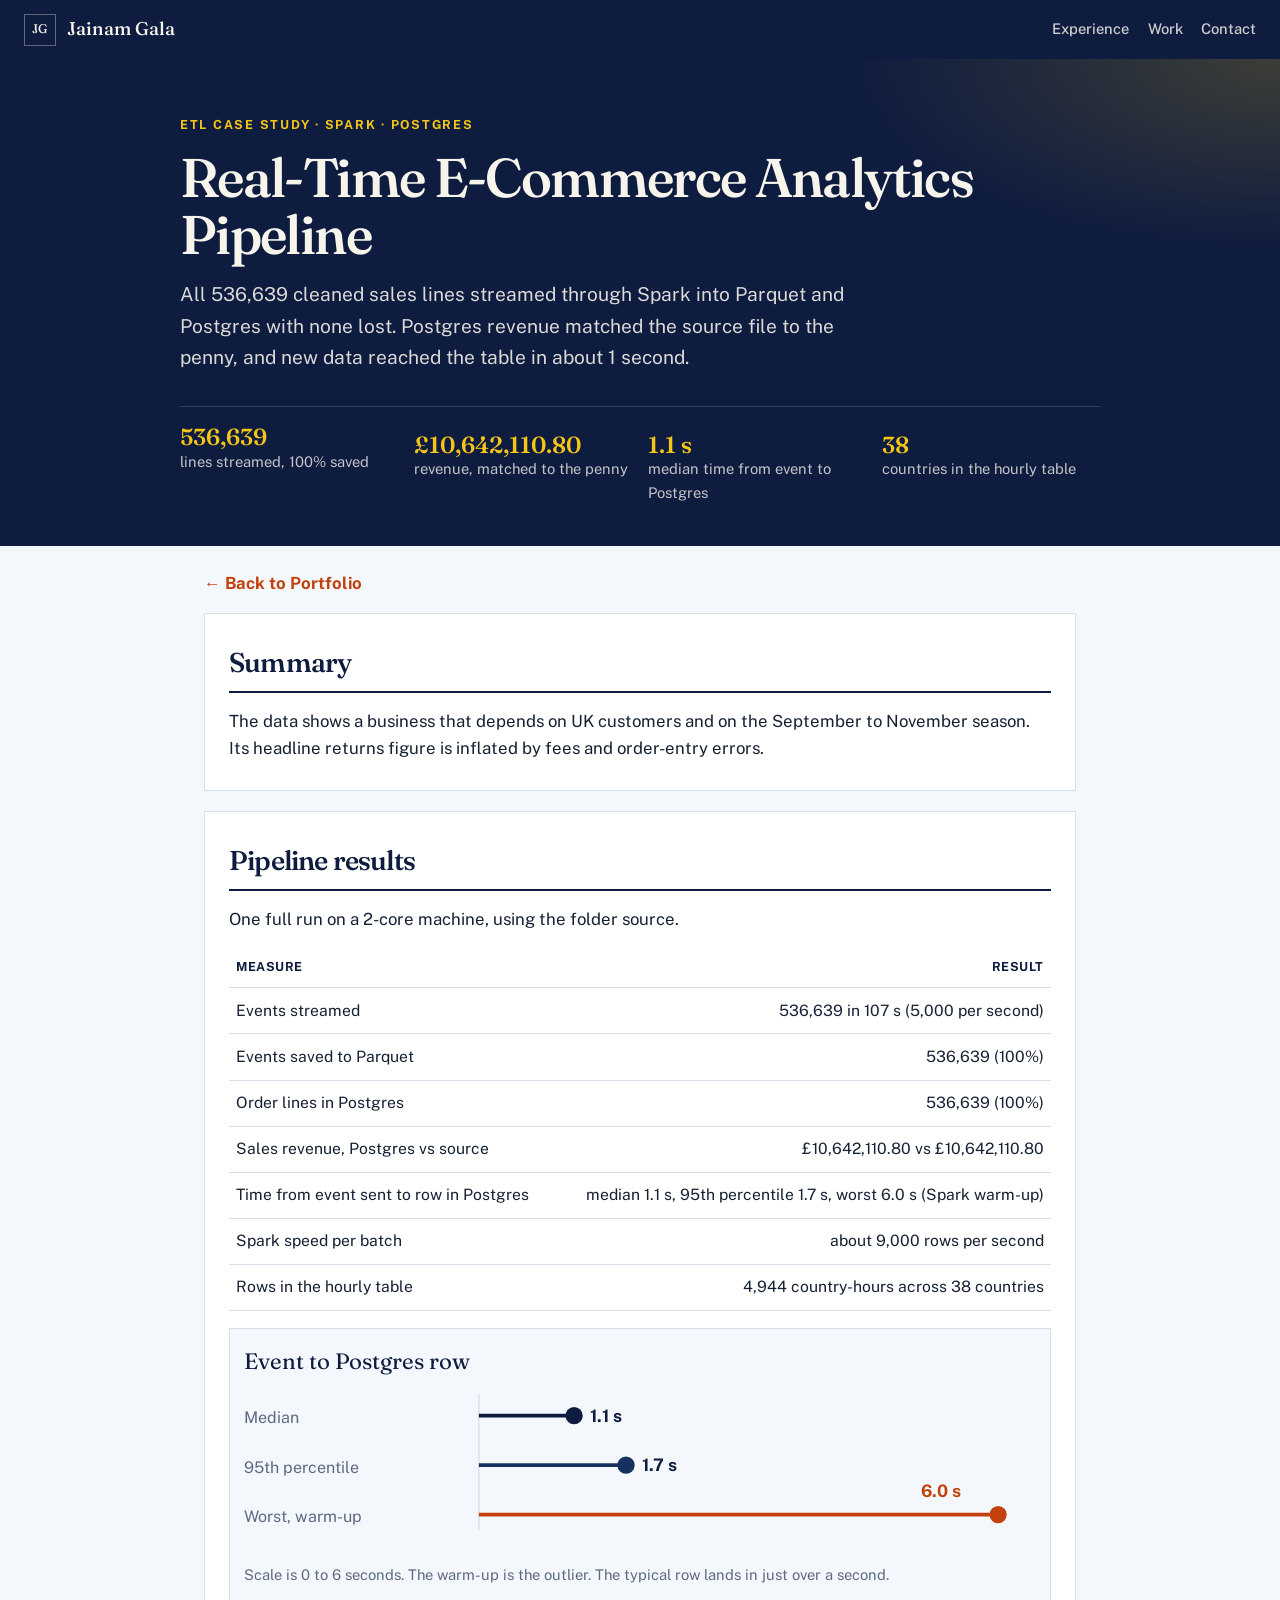
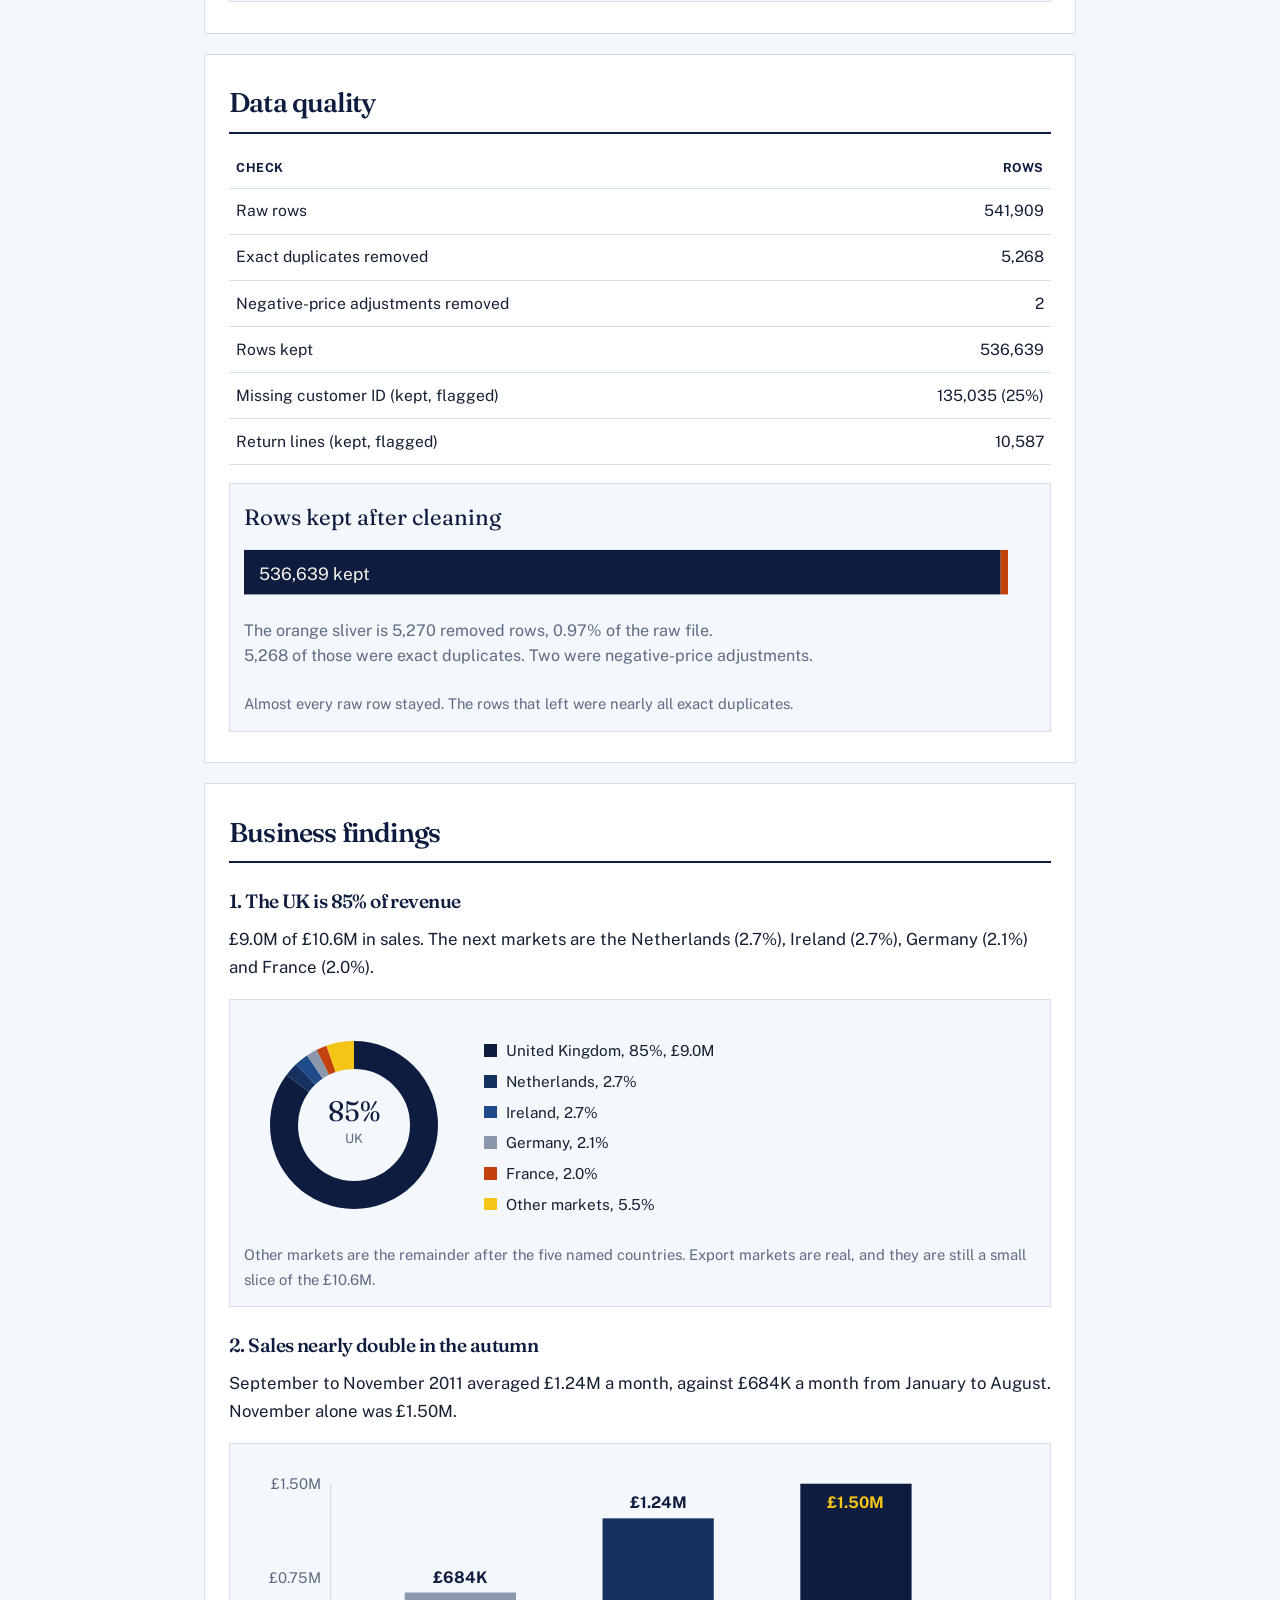
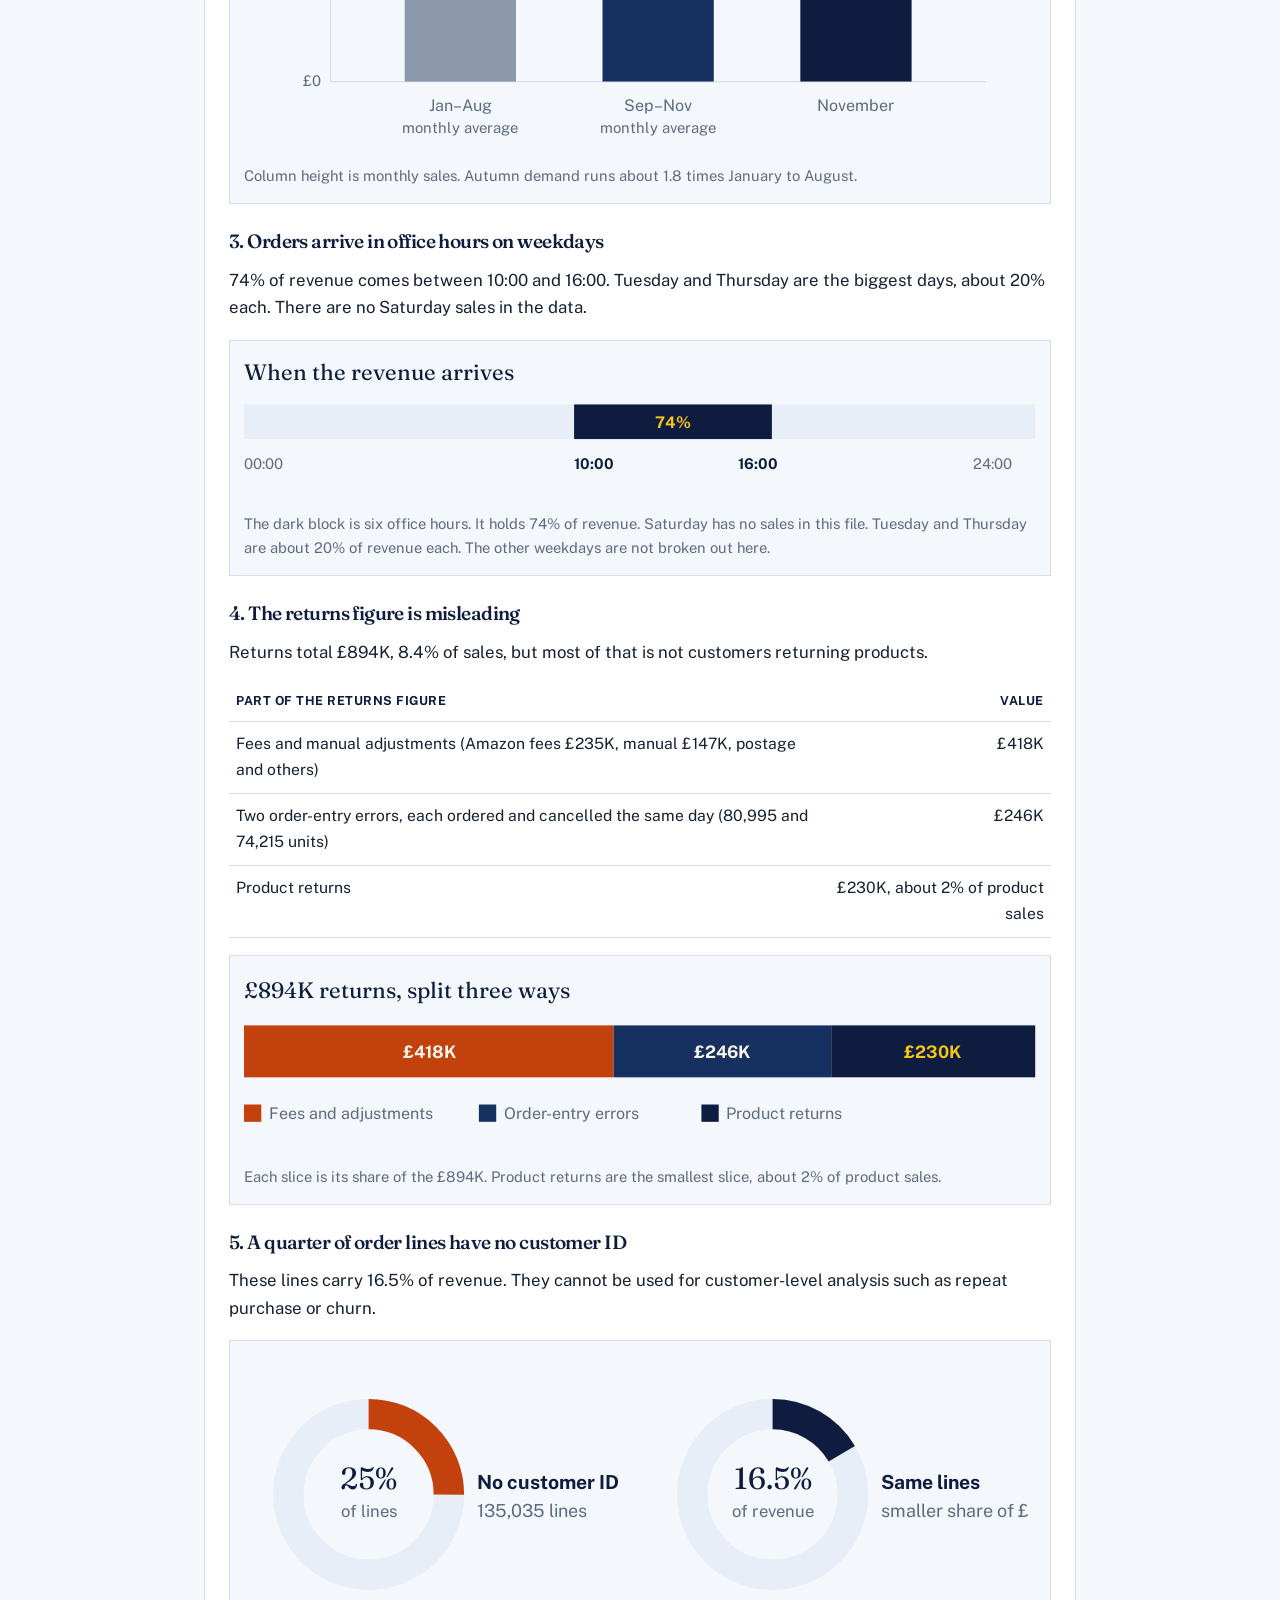
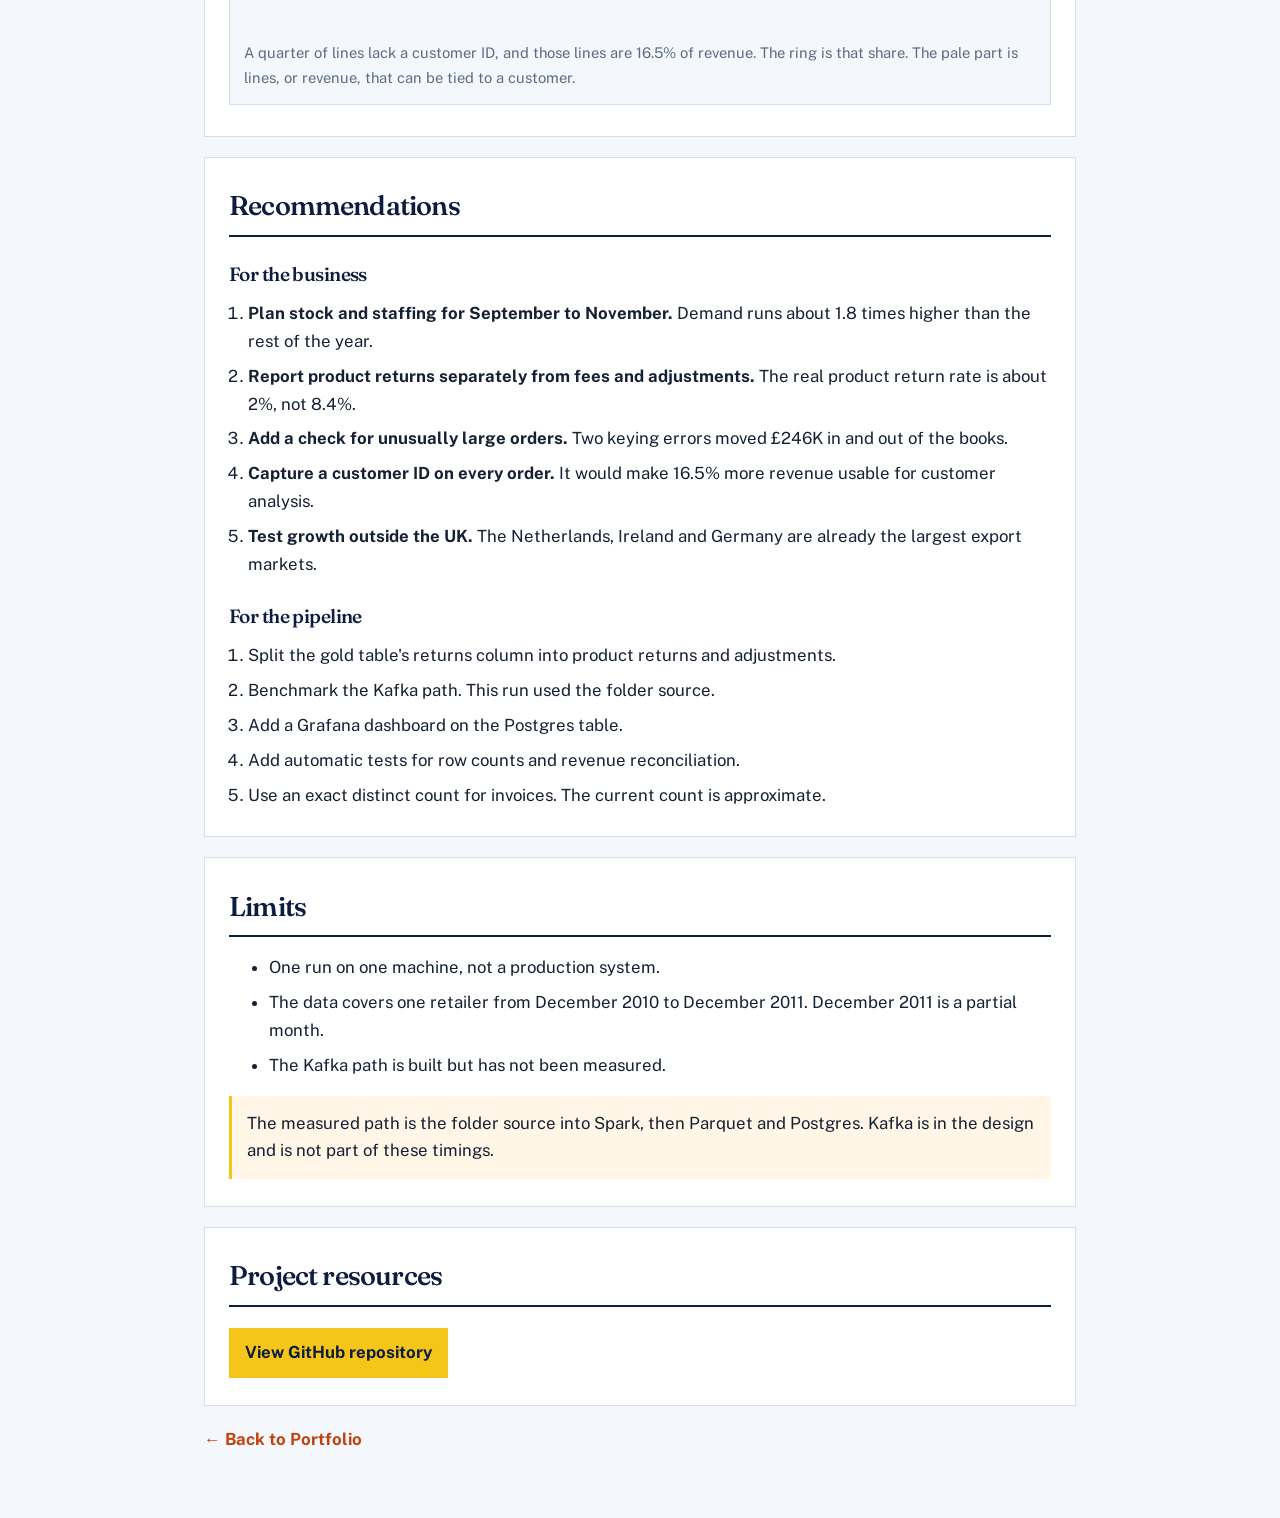
<file: projects/realtime-analytics/index.html>
<!DOCTYPE html>
<html lang="en">
<head>
  <meta charset="UTF-8">
  <meta name="viewport" content="width=device-width, initial-scale=1.0">
  <title>Real-Time E-Commerce Analytics Pipeline | Jainam Gala</title>
  <meta name="description" content="536,639 sales lines streamed into Postgres with none lost. Revenue matched the source file to the penny, and new rows arrived in about 1 second.">
  <link rel="preconnect" href="https://fonts.googleapis.com">
  <link rel="preconnect" href="https://fonts.gstatic.com" crossorigin>
  <link href="https://fonts.googleapis.com/css2?family=Fraunces:opsz,wght@9..144,560&family=Public+Sans:wght@400;500;600;700&display=swap" rel="stylesheet">
  <style>
    :root {
      --ink: #152033;
      --muted: #5d6b82;
      --line: #d5deea;
      --paper: #f4f7fb;
      --cream: #f7f4ec;
      --navy: #0e1c3f;
      --navy-2: #16315f;
      --gold: #f5c518;
      --copper: #c2410c;
    }
    * { box-sizing: border-box; }
    body {
      margin: 0;
      background: var(--paper);
      color: var(--ink);
      font-family: "Public Sans", "Segoe UI", sans-serif;
      font-size: 1.05rem;
      line-height: 1.65;
    }
    a { color: var(--copper); }
    :focus-visible { outline: 2px solid var(--copper); outline-offset: 3px; }
    .sitebar {
      position: sticky;
      top: 0;
      z-index: 20;
      display: flex;
      justify-content: space-between;
      gap: 1rem;
      align-items: center;
      padding: 0.85rem 1.5rem;
      background: var(--navy);
      color: var(--cream);
    }
    .sitebar a { color: var(--cream); text-decoration: none; font-weight: 500; }
    .sitebar-mark {
      display: inline-flex;
      align-items: center;
      gap: 0.7rem;
      font-family: Fraunces, Georgia, serif;
      font-size: 1.15rem;
    }
    .monogram {
      display: grid;
      place-items: center;
      width: 2rem;
      height: 2rem;
      border: 1px solid rgba(247, 244, 236, 0.35);
      font-size: 0.78rem;
      letter-spacing: 0.04em;
    }
    .sitebar nav { display: flex; gap: 1.15rem; font-size: 0.92rem; }
    .sitebar nav a { color: rgba(247, 244, 236, 0.82); }
    .sitebar nav a:hover { color: var(--gold); }
    .hero {
      padding: 3.5rem 1.5rem 2.5rem;
      background:
        radial-gradient(720px 320px at 100% 0%, rgba(245, 197, 24, 0.2), transparent 60%),
        var(--navy);
      color: var(--cream);
    }
    .wrap { width: min(920px, 100%); margin: 0 auto; }
    .kicker {
      margin: 0 0 0.8rem;
      color: var(--gold);
      font-size: 0.78rem;
      font-weight: 700;
      letter-spacing: 0.14em;
      text-transform: uppercase;
    }
    h1, h2, h3 { font-family: Fraunces, Georgia, serif; font-weight: 560; letter-spacing: -0.03em; }
    h1 { margin: 0; font-size: clamp(2.2rem, 5vw, 3.4rem); line-height: 1.05; }
    .lede { max-width: 42rem; margin: 1rem 0 0; font-size: 1.2rem; color: rgba(247, 244, 236, 0.88); }
    .proof {
      display: grid;
      grid-template-columns: repeat(4, 1fr);
      gap: 1rem;
      margin: 2rem 0 0;
      padding: 1.1rem 0 0;
      list-style: none;
      border-top: 1px solid rgba(247, 244, 236, 0.16);
    }
    .proof strong {
      display: block;
      color: var(--gold);
      font-family: Fraunces, Georgia, serif;
      font-size: 1.45rem;
      font-weight: 560;
      line-height: 1.1;
    }
    .proof li { color: rgba(247, 244, 236, 0.78); font-size: 0.92rem; }
    main { padding: 1.5rem 1.5rem 3rem; }
    section {
      margin: 0 auto 1.25rem;
      padding: 1.6rem 1.5rem 1.7rem;
      background: #fff;
      border: 1px solid var(--line);
    }
    h2 {
      margin: 0 0 0.9rem;
      padding-bottom: 0.4rem;
      border-bottom: 2px solid var(--navy);
      color: var(--navy);
      font-size: 1.7rem;
    }
    h3 { margin: 1.4rem 0 0.4rem; color: var(--navy); font-size: 1.2rem; }
    p { margin: 0.55rem 0 0; }
    ol { margin: 0.6rem 0 0; padding-left: 1.2rem; }
    li + li { margin-top: 0.45rem; }
    table { width: 100%; border-collapse: collapse; margin-top: 0.9rem; font-size: 0.98rem; }
    th, td { padding: 0.6rem 0.45rem; text-align: left; border-bottom: 1px solid var(--line); vertical-align: top; }
    th { color: var(--navy); font-size: 0.78rem; letter-spacing: 0.04em; text-transform: uppercase; }
    td:last-child, th:last-child { text-align: right; }
    .note {
      margin-top: 0.9rem;
      padding: 0.85rem 0.95rem;
      background: #fff6e8;
      border-left: 3px solid var(--gold);
    }
    .figure { margin: 1.1rem 0 0.2rem; padding: 0.9rem; background: var(--paper); border: 1px solid var(--line); }
    .figure svg { display: block; width: 100%; height: auto; }
    .figure figcaption { margin-top: 0.55rem; color: var(--muted); font-size: 0.92rem; }
    .chart-split { display: grid; grid-template-columns: 220px 1fr; gap: 1.25rem; align-items: center; }
    .legend { margin: 0; padding: 0; list-style: none; }
    .legend li { display: flex; align-items: center; gap: 0.55rem; margin: 0.35rem 0 0; font-size: 0.95rem; }
    .swatch { width: 0.8rem; height: 0.8rem; flex: none; }
    .pair { display: grid; grid-template-columns: 1fr 1fr; gap: 1rem; }
    .btn {
      display: inline-block;
      margin-top: 0.4rem;
      padding: 0.7rem 1rem;
      background: var(--gold);
      color: var(--navy);
      font-weight: 700;
      text-decoration: none;
    }
    .btn:hover { background: #ffd84d; }
    .back { display: inline-block; margin: 0 0 1rem; font-weight: 700; text-decoration: none; }
    @media (max-width: 720px) {
      .proof, .chart-split, .pair { grid-template-columns: 1fr; }
      section { padding: 1.2rem 1rem; }
      td:last-child, th:last-child { text-align: left; }
    }
  </style>
</head>
<body>
  <header class="sitebar">
    <a class="sitebar-mark" href="../../index.html"><span class="monogram" aria-hidden="true">JG</span>Jainam Gala</a>
    <nav aria-label="Primary">
      <a href="../../index.html#experience">Experience</a>
      <a href="../../index.html#work">Work</a>
      <a href="../../index.html#contact">Contact</a>
    </nav>
  </header>

  <header class="hero">
    <div class="wrap">
      <p class="kicker">ETL case study · Spark · Postgres</p>
      <h1>Real-Time E-Commerce Analytics Pipeline</h1>
      <p class="lede">All 536,639 cleaned sales lines streamed through Spark into Parquet and Postgres with none lost. Postgres revenue matched the source file to the penny, and new data reached the table in about 1 second.</p>
      <ul class="proof">
        <li><strong>536,639</strong> lines streamed, 100% saved</li>
        <li><strong>£10,642,110.80</strong> revenue, matched to the penny</li>
        <li><strong>1.1 s</strong> median time from event to Postgres</li>
        <li><strong>38</strong> countries in the hourly table</li>
      </ul>
    </div>
  </header>

  <main class="wrap">
    <a class="back" href="../../index.html">← Back to Portfolio</a>

    <section>
      <h2>Summary</h2>
      <p>The data shows a business that depends on UK customers and on the September to November season. Its headline returns figure is inflated by fees and order-entry errors.</p>
    </section>

    <section>
      <h2>Pipeline results</h2>
      <p>One full run on a 2-core machine, using the folder source.</p>
      <table>
        <thead>
          <tr><th>Measure</th><th>Result</th></tr>
        </thead>
        <tbody>
          <tr><td>Events streamed</td><td>536,639 in 107 s (5,000 per second)</td></tr>
          <tr><td>Events saved to Parquet</td><td>536,639 (100%)</td></tr>
          <tr><td>Order lines in Postgres</td><td>536,639 (100%)</td></tr>
          <tr><td>Sales revenue, Postgres vs source</td><td>£10,642,110.80 vs £10,642,110.80</td></tr>
          <tr><td>Time from event sent to row in Postgres</td><td>median 1.1 s, 95th percentile 1.7 s, worst 6.0 s (Spark warm-up)</td></tr>
          <tr><td>Spark speed per batch</td><td>about 9,000 rows per second</td></tr>
          <tr><td>Rows in the hourly table</td><td>4,944 country-hours across 38 countries</td></tr>
        </tbody>
      </table>
      <figure class="figure">
        <svg viewBox="0 0 640 170" role="img" aria-label="Latency from event sent to a Postgres row: median 1.1 seconds, 95th percentile 1.7 seconds, worst 6.0 seconds">
          <text x="0" y="20" fill="#0e1c3f" font-family="Fraunces, Georgia, serif" font-size="18">Event to Postgres row</text>
          <line x1="190" y1="40" x2="190" y2="150" stroke="#d5deea"/>
          <text x="0" y="64" fill="#5d6b82" font-size="13">Median</text>
          <line x1="190" y1="58" x2="267" y2="58" stroke="#0e1c3f" stroke-width="3"/>
          <circle cx="267" cy="58" r="7" fill="#0e1c3f"/>
          <text x="280" y="63" fill="#0e1c3f" font-size="14" font-weight="700">1.1 s</text>
          <text x="0" y="104" fill="#5d6b82" font-size="13">95th percentile</text>
          <line x1="190" y1="98" x2="309" y2="98" stroke="#16315f" stroke-width="3"/>
          <circle cx="309" cy="98" r="7" fill="#16315f"/>
          <text x="322" y="103" fill="#0e1c3f" font-size="14" font-weight="700">1.7 s</text>
          <text x="0" y="144" fill="#5d6b82" font-size="13">Worst, warm-up</text>
          <line x1="190" y1="138" x2="610" y2="138" stroke="#c2410c" stroke-width="3"/>
          <circle cx="610" cy="138" r="7" fill="#c2410c"/>
          <text x="548" y="124" fill="#c2410c" font-size="14" font-weight="700">6.0 s</text>
        </svg>
        <figcaption>Scale is 0 to 6 seconds. The warm-up is the outlier. The typical row lands in just over a second.</figcaption>
      </figure>
    </section>

    <section>
      <h2>Data quality</h2>
      <table>
        <thead>
          <tr><th>Check</th><th>Rows</th></tr>
        </thead>
        <tbody>
          <tr><td>Raw rows</td><td>541,909</td></tr>
          <tr><td>Exact duplicates removed</td><td>5,268</td></tr>
          <tr><td>Negative-price adjustments removed</td><td>2</td></tr>
          <tr><td>Rows kept</td><td>536,639</td></tr>
          <tr><td>Missing customer ID (kept, flagged)</td><td>135,035 (25%)</td></tr>
          <tr><td>Return lines (kept, flagged)</td><td>10,587</td></tr>
        </tbody>
      </table>
      <figure class="figure">
        <svg viewBox="0 0 640 150" role="img" aria-label="Rows kept after cleaning, 536,639 of 541,909">
          <text x="0" y="22" fill="#0e1c3f" font-family="Fraunces, Georgia, serif" font-size="18">Rows kept after cleaning</text>
          <rect x="0" y="42" width="612" height="36" fill="#0e1c3f"/>
          <rect x="612" y="42" width="6" height="36" fill="#c2410c"/>
          <text x="12" y="66" fill="#f7f4ec" font-size="14">536,639 kept</text>
          <text x="0" y="112" fill="#5d6b82" font-size="13">The orange sliver is 5,270 removed rows, 0.97% of the raw file.</text>
          <text x="0" y="132" fill="#5d6b82" font-size="13">5,268 of those were exact duplicates. Two were negative-price adjustments.</text>
        </svg>
        <figcaption>Almost every raw row stayed. The rows that left were nearly all exact duplicates.</figcaption>
      </figure>
    </section>

    <section>
      <h2>Business findings</h2>
      <h3>1. The UK is 85% of revenue</h3>
      <p>£9.0M of £10.6M in sales. The next markets are the Netherlands (2.7%), Ireland (2.7%), Germany (2.1%) and France (2.0%).</p>
      <figure class="figure">
        <div class="chart-split">
          <svg viewBox="0 0 220 220" role="img" aria-label="Donut of sales revenue: United Kingdom 85 percent, other markets 15 percent">
            <circle cx="110" cy="110" r="70" fill="none" stroke="#e7eef8" stroke-width="28"/>
            <circle cx="110" cy="110" r="70" fill="none" stroke="#0e1c3f" stroke-width="28" stroke-dasharray="373.85 65.97" transform="rotate(-90 110 110)"/>
            <circle cx="110" cy="110" r="70" fill="none" stroke="#16315f" stroke-width="28" stroke-dasharray="11.88 427.94" stroke-dashoffset="-373.85" transform="rotate(-90 110 110)"/>
            <circle cx="110" cy="110" r="70" fill="none" stroke="#1f4b8a" stroke-width="28" stroke-dasharray="11.88 427.94" stroke-dashoffset="-385.73" transform="rotate(-90 110 110)"/>
            <circle cx="110" cy="110" r="70" fill="none" stroke="#8b97ab" stroke-width="28" stroke-dasharray="9.24 430.58" stroke-dashoffset="-397.61" transform="rotate(-90 110 110)"/>
            <circle cx="110" cy="110" r="70" fill="none" stroke="#c2410c" stroke-width="28" stroke-dasharray="8.80 431.02" stroke-dashoffset="-406.85" transform="rotate(-90 110 110)"/>
            <circle cx="110" cy="110" r="70" fill="none" stroke="#f5c518" stroke-width="28" stroke-dasharray="24.19 415.63" stroke-dashoffset="-415.65" transform="rotate(-90 110 110)"/>
            <text x="110" y="106" text-anchor="middle" fill="#0e1c3f" font-family="Fraunces, Georgia, serif" font-size="28">85%</text>
            <text x="110" y="128" text-anchor="middle" fill="#5d6b82" font-size="13">UK</text>
          </svg>
          <ul class="legend">
            <li><span class="swatch" style="background:#0e1c3f"></span>United Kingdom, 85%, £9.0M</li>
            <li><span class="swatch" style="background:#16315f"></span>Netherlands, 2.7%</li>
            <li><span class="swatch" style="background:#1f4b8a"></span>Ireland, 2.7%</li>
            <li><span class="swatch" style="background:#8b97ab"></span>Germany, 2.1%</li>
            <li><span class="swatch" style="background:#c2410c"></span>France, 2.0%</li>
            <li><span class="swatch" style="background:#f5c518"></span>Other markets, 5.5%</li>
          </ul>
        </div>
        <figcaption>Other markets are the remainder after the five named countries. Export markets are real, and they are still a small slice of the £10.6M.</figcaption>
      </figure>

      <h3>2. Sales nearly double in the autumn</h3>
      <p>September to November 2011 averaged £1.24M a month, against £684K a month from January to August. November alone was £1.50M.</p>
      <figure class="figure">
        <svg viewBox="0 0 640 240" role="img" aria-label="Column chart: January to August average 684 thousand pounds, September to November average 1.24 million, November 1.50 million">
          <line x1="70" y1="20" x2="70" y2="180" stroke="#d5deea"/>
          <line x1="70" y1="180" x2="600" y2="180" stroke="#d5deea"/>
          <text x="62" y="184" text-anchor="end" fill="#5d6b82" font-size="12">£0</text>
          <text x="62" y="100" text-anchor="end" fill="#5d6b82" font-size="12">£0.75M</text>
          <text x="62" y="24" text-anchor="end" fill="#5d6b82" font-size="12">£1.50M</text>
          <rect x="130" y="108" width="90" height="72" fill="#8b97ab"/>
          <text x="175" y="100" text-anchor="middle" fill="#0e1c3f" font-size="13" font-weight="700">£684K</text>
          <text x="175" y="204" text-anchor="middle" fill="#5d6b82" font-size="13">Jan–Aug</text>
          <text x="175" y="222" text-anchor="middle" fill="#5d6b82" font-size="12">monthly average</text>
          <rect x="290" y="48" width="90" height="132" fill="#16315f"/>
          <text x="335" y="40" text-anchor="middle" fill="#0e1c3f" font-size="13" font-weight="700">£1.24M</text>
          <text x="335" y="204" text-anchor="middle" fill="#5d6b82" font-size="13">Sep–Nov</text>
          <text x="335" y="222" text-anchor="middle" fill="#5d6b82" font-size="12">monthly average</text>
          <rect x="450" y="20" width="90" height="160" fill="#0e1c3f"/>
          <text x="495" y="204" text-anchor="middle" fill="#5d6b82" font-size="13">November</text>
          <text x="495" y="40" text-anchor="middle" fill="#f5c518" font-size="13" font-weight="700">£1.50M</text>
        </svg>
        <figcaption>Column height is monthly sales. Autumn demand runs about 1.8 times January to August.</figcaption>
      </figure>

      <h3>3. Orders arrive in office hours on weekdays</h3>
      <p>74% of revenue comes between 10:00 and 16:00. Tuesday and Thursday are the biggest days, about 20% each. There are no Saturday sales in the data.</p>
      <figure class="figure">
        <svg viewBox="0 0 640 120" role="img" aria-label="A 24 hour bar with 10:00 to 16:00 highlighted. That six hour window holds 74 percent of revenue.">
          <text x="0" y="20" fill="#0e1c3f" font-family="Fraunces, Georgia, serif" font-size="18">When the revenue arrives</text>
          <rect x="0" y="40" width="640" height="28" fill="#e7eef8"/>
          <rect x="267" y="40" width="160" height="28" fill="#0e1c3f"/>
          <text x="347" y="59" text-anchor="middle" fill="#f5c518" font-size="13" font-weight="700">74%</text>
          <text x="0" y="92" fill="#5d6b82" font-size="12">00:00</text>
          <text x="267" y="92" fill="#0e1c3f" font-size="12" font-weight="700">10:00</text>
          <text x="400" y="92" fill="#0e1c3f" font-size="12" font-weight="700">16:00</text>
          <text x="590" y="92" fill="#5d6b82" font-size="12">24:00</text>
        </svg>
        <figcaption>The dark block is six office hours. It holds 74% of revenue. Saturday has no sales in this file. Tuesday and Thursday are about 20% of revenue each. The other weekdays are not broken out here.</figcaption>
      </figure>

      <h3>4. The returns figure is misleading</h3>
      <p>Returns total £894K, 8.4% of sales, but most of that is not customers returning products.</p>
      <table>
        <thead>
          <tr><th>Part of the returns figure</th><th>Value</th></tr>
        </thead>
        <tbody>
          <tr><td>Fees and manual adjustments (Amazon fees £235K, manual £147K, postage and others)</td><td>£418K</td></tr>
          <tr><td>Two order-entry errors, each ordered and cancelled the same day (80,995 and 74,215 units)</td><td>£246K</td></tr>
          <tr><td>Product returns</td><td>£230K, about 2% of product sales</td></tr>
        </tbody>
      </table>
      <figure class="figure">
        <svg viewBox="0 0 640 150" role="img" aria-label="Stacked bar of the 894 thousand pound returns figure: fees 418, order errors 246, product returns 230">
          <text x="0" y="22" fill="#0e1c3f" font-family="Fraunces, Georgia, serif" font-size="18">£894K returns, split three ways</text>
          <rect x="0" y="44" width="299" height="42" fill="#c2410c"/>
          <rect x="299" y="44" width="176" height="42" fill="#16315f"/>
          <rect x="475" y="44" width="165" height="42" fill="#0e1c3f"/>
          <text x="150" y="70" text-anchor="middle" fill="#f7f4ec" font-size="14" font-weight="700">£418K</text>
          <text x="387" y="70" text-anchor="middle" fill="#f7f4ec" font-size="14" font-weight="700">£246K</text>
          <text x="557" y="70" text-anchor="middle" fill="#f5c518" font-size="14" font-weight="700">£230K</text>
          <rect x="0" y="108" width="14" height="14" fill="#c2410c"/>
          <text x="20" y="120" fill="#5d6b82" font-size="13">Fees and adjustments</text>
          <rect x="190" y="108" width="14" height="14" fill="#16315f"/>
          <text x="210" y="120" fill="#5d6b82" font-size="13">Order-entry errors</text>
          <rect x="370" y="108" width="14" height="14" fill="#0e1c3f"/>
          <text x="390" y="120" fill="#5d6b82" font-size="13">Product returns</text>
        </svg>
        <figcaption>Each slice is its share of the £894K. Product returns are the smallest slice, about 2% of product sales.</figcaption>
      </figure>

      <h3>5. A quarter of order lines have no customer ID</h3>
      <p>These lines carry 16.5% of revenue. They cannot be used for customer-level analysis such as repeat purchase or churn.</p>
      <figure class="figure">
        <div class="pair">
          <svg viewBox="0 0 280 200" role="img" aria-label="Donut: 25 percent of order lines have no customer ID">
            <circle cx="90" cy="100" r="58" fill="none" stroke="#e7eef8" stroke-width="22"/>
            <circle cx="90" cy="100" r="58" fill="none" stroke="#c2410c" stroke-width="22" stroke-dasharray="91.11 273.32" transform="rotate(-90 90 100)"/>
            <text x="90" y="96" text-anchor="middle" fill="#0e1c3f" font-family="Fraunces, Georgia, serif" font-size="22">25%</text>
            <text x="90" y="116" text-anchor="middle" fill="#5d6b82" font-size="12">of lines</text>
            <text x="168" y="96" fill="#0e1c3f" font-size="14" font-weight="700">No customer ID</text>
            <text x="168" y="116" fill="#5d6b82" font-size="13">135,035 lines</text>
          </svg>
          <svg viewBox="0 0 280 200" role="img" aria-label="Donut: those lines are 16.5 percent of revenue">
            <circle cx="90" cy="100" r="58" fill="none" stroke="#e7eef8" stroke-width="22"/>
            <circle cx="90" cy="100" r="58" fill="none" stroke="#0e1c3f" stroke-width="22" stroke-dasharray="60.13 304.3" transform="rotate(-90 90 100)"/>
            <text x="90" y="96" text-anchor="middle" fill="#0e1c3f" font-family="Fraunces, Georgia, serif" font-size="22">16.5%</text>
            <text x="90" y="116" text-anchor="middle" fill="#5d6b82" font-size="12">of revenue</text>
            <text x="168" y="96" fill="#0e1c3f" font-size="14" font-weight="700">Same lines</text>
            <text x="168" y="116" fill="#5d6b82" font-size="13">smaller share of £</text>
          </svg>
        </div>
        <figcaption>A quarter of lines lack a customer ID, and those lines are 16.5% of revenue. The ring is that share. The pale part is lines, or revenue, that can be tied to a customer.</figcaption>
      </figure>
    </section>

    <section>
      <h2>Recommendations</h2>
      <h3>For the business</h3>
      <ol>
        <li><strong>Plan stock and staffing for September to November.</strong> Demand runs about 1.8 times higher than the rest of the year.</li>
        <li><strong>Report product returns separately from fees and adjustments.</strong> The real product return rate is about 2%, not 8.4%.</li>
        <li><strong>Add a check for unusually large orders.</strong> Two keying errors moved £246K in and out of the books.</li>
        <li><strong>Capture a customer ID on every order.</strong> It would make 16.5% more revenue usable for customer analysis.</li>
        <li><strong>Test growth outside the UK.</strong> The Netherlands, Ireland and Germany are already the largest export markets.</li>
      </ol>
      <h3>For the pipeline</h3>
      <ol>
        <li>Split the gold table's returns column into product returns and adjustments.</li>
        <li>Benchmark the Kafka path. This run used the folder source.</li>
        <li>Add a Grafana dashboard on the Postgres table.</li>
        <li>Add automatic tests for row counts and revenue reconciliation.</li>
        <li>Use an exact distinct count for invoices. The current count is approximate.</li>
      </ol>
    </section>

    <section>
      <h2>Limits</h2>
      <ul>
        <li>One run on one machine, not a production system.</li>
        <li>The data covers one retailer from December 2010 to December 2011. December 2011 is a partial month.</li>
        <li>The Kafka path is built but has not been measured.</li>
      </ul>
      <p class="note">The measured path is the folder source into Spark, then Parquet and Postgres. Kafka is in the design and is not part of these timings.</p>
    </section>

    <section>
      <h2>Project resources</h2>
      <a class="btn" href="https://github.com/JaiGala2122/ecommerce-realtime-analytics" target="_blank" rel="noopener">View GitHub repository</a>
    </section>

    <a class="back" href="../../index.html">← Back to Portfolio</a>
  </main>
</body>
</html>
</file>
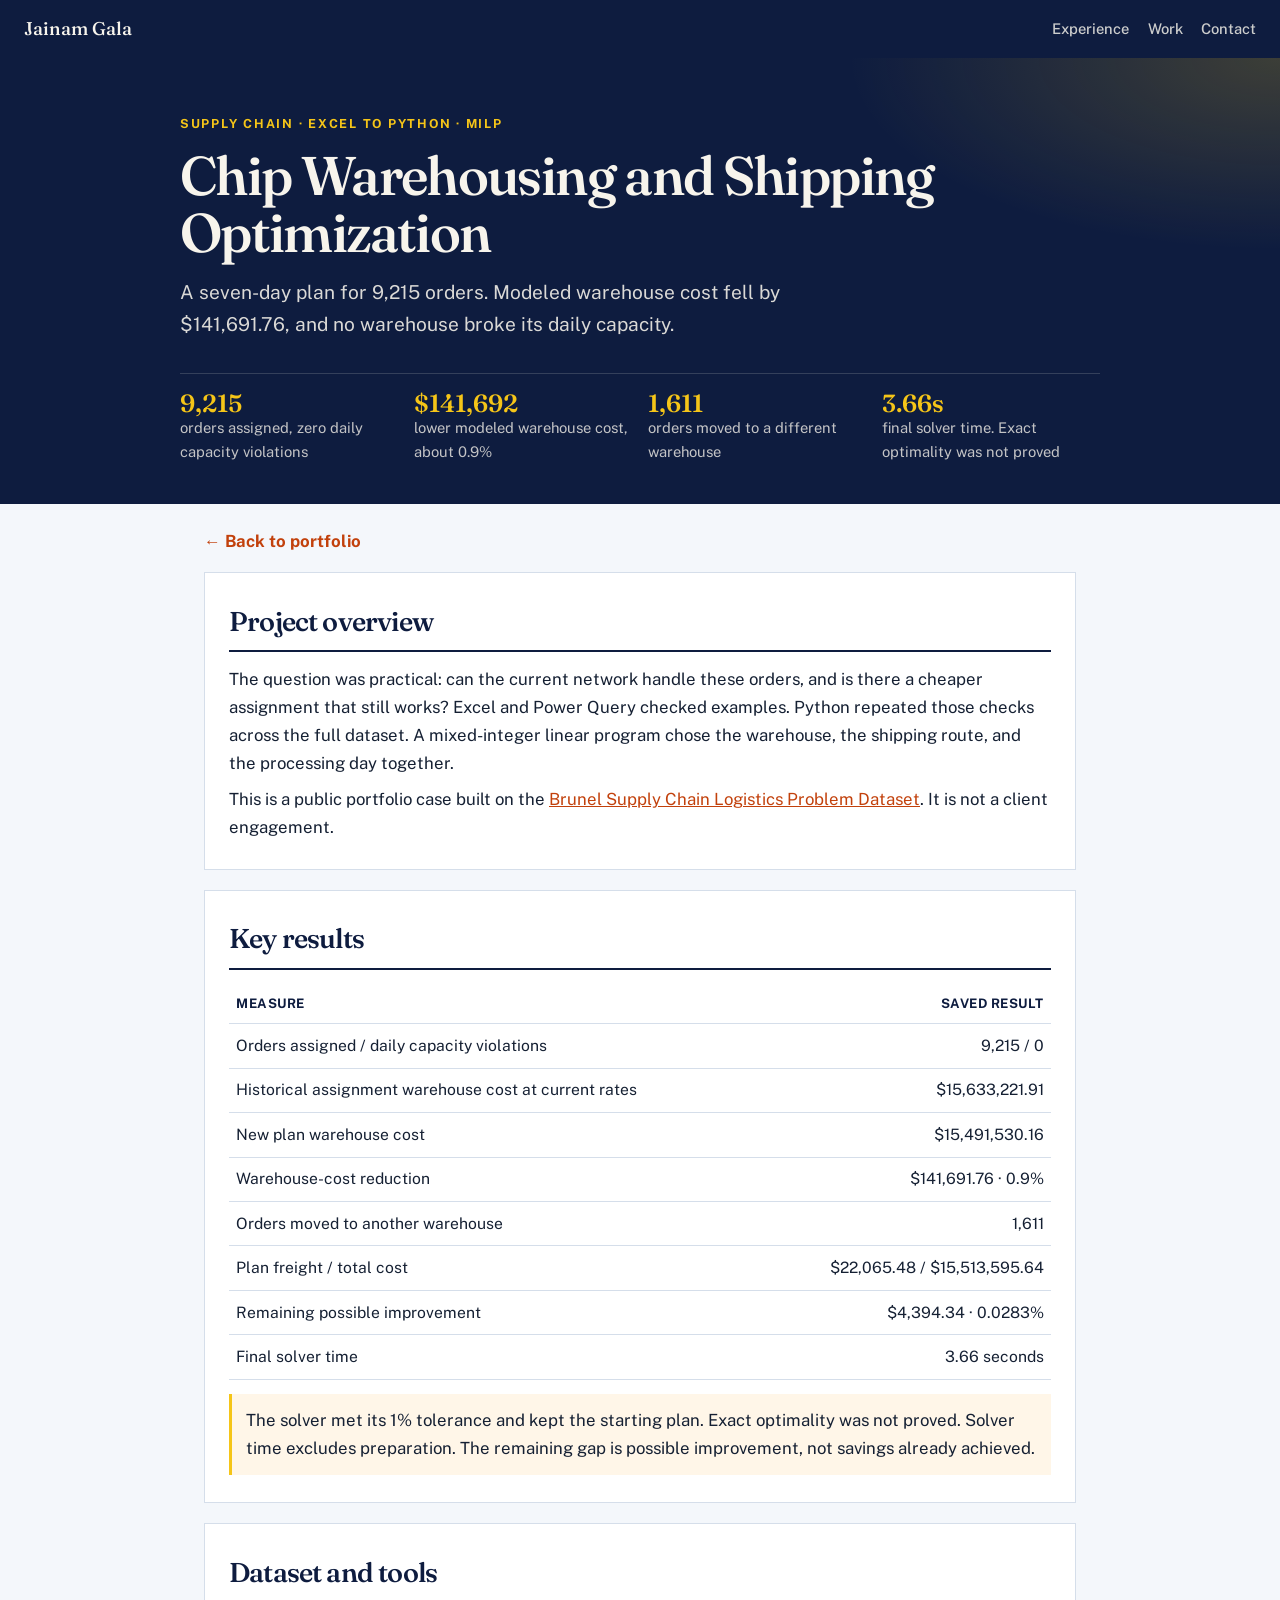
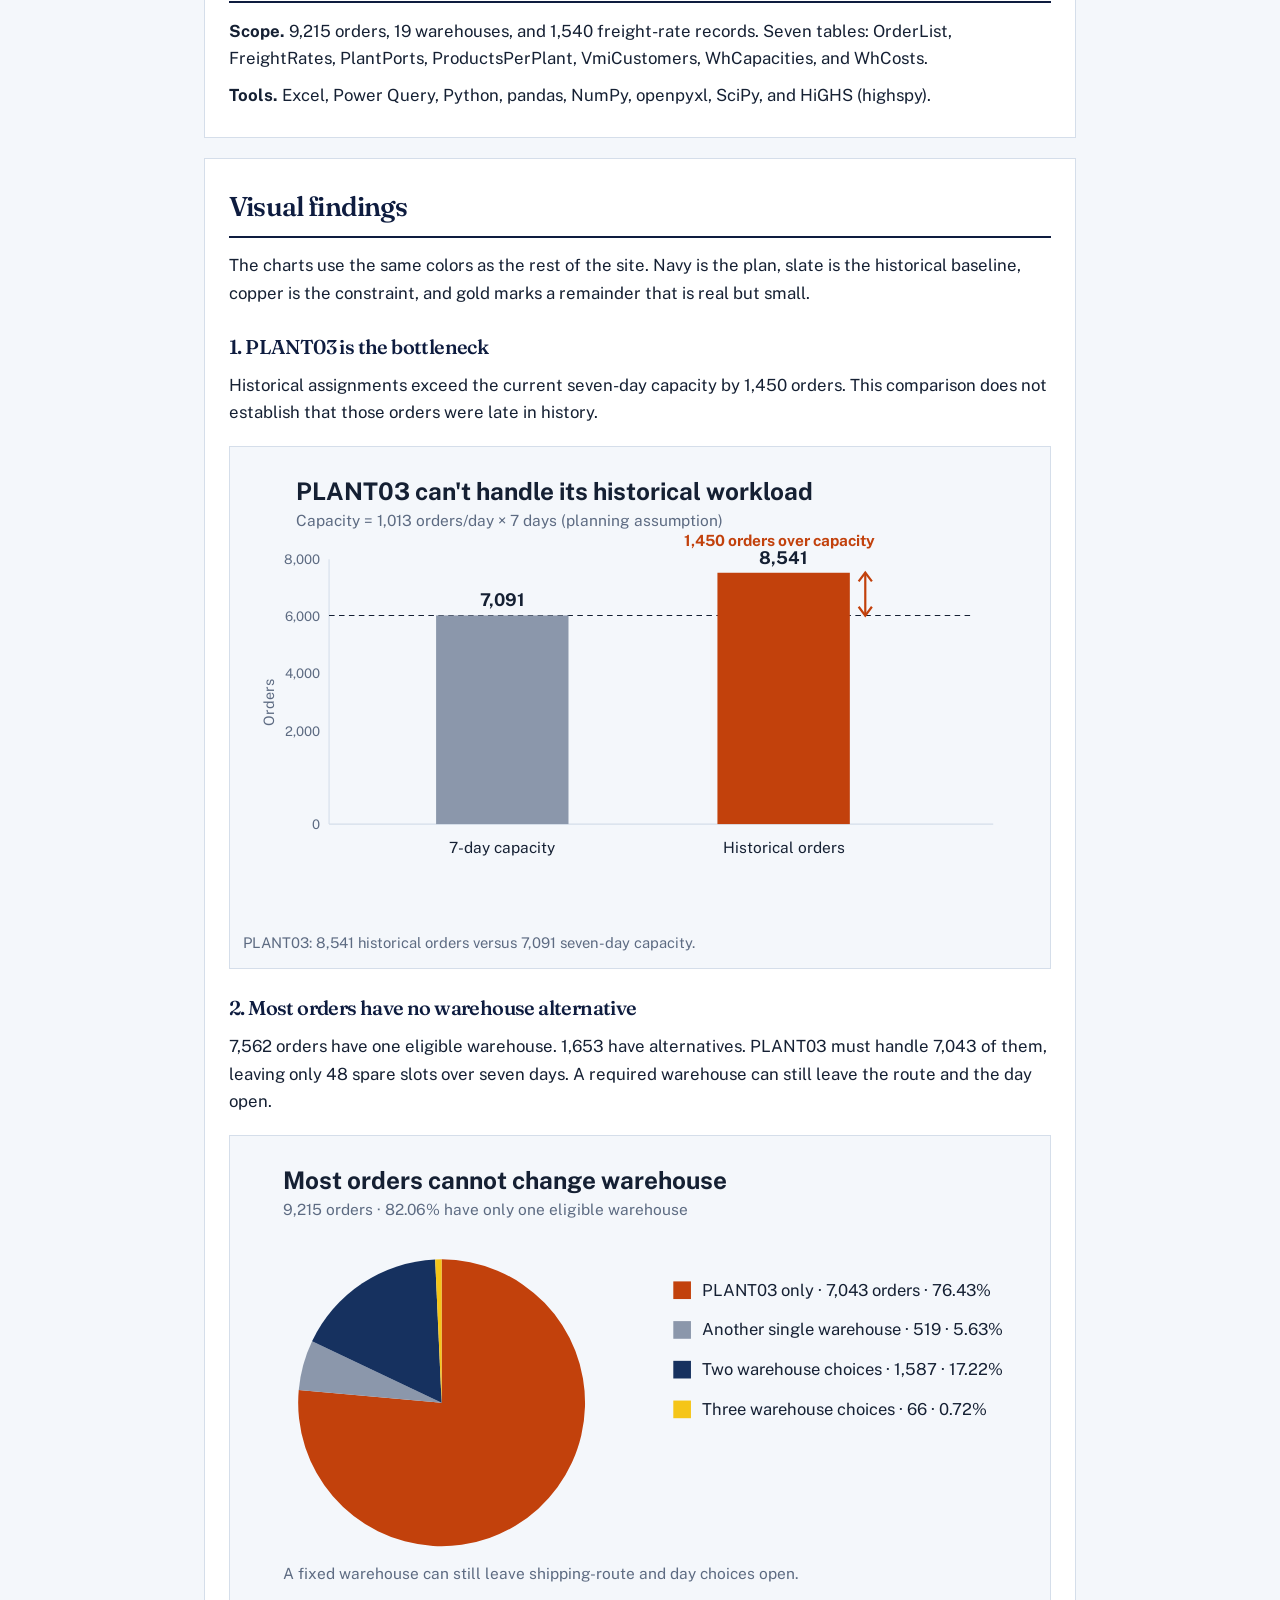
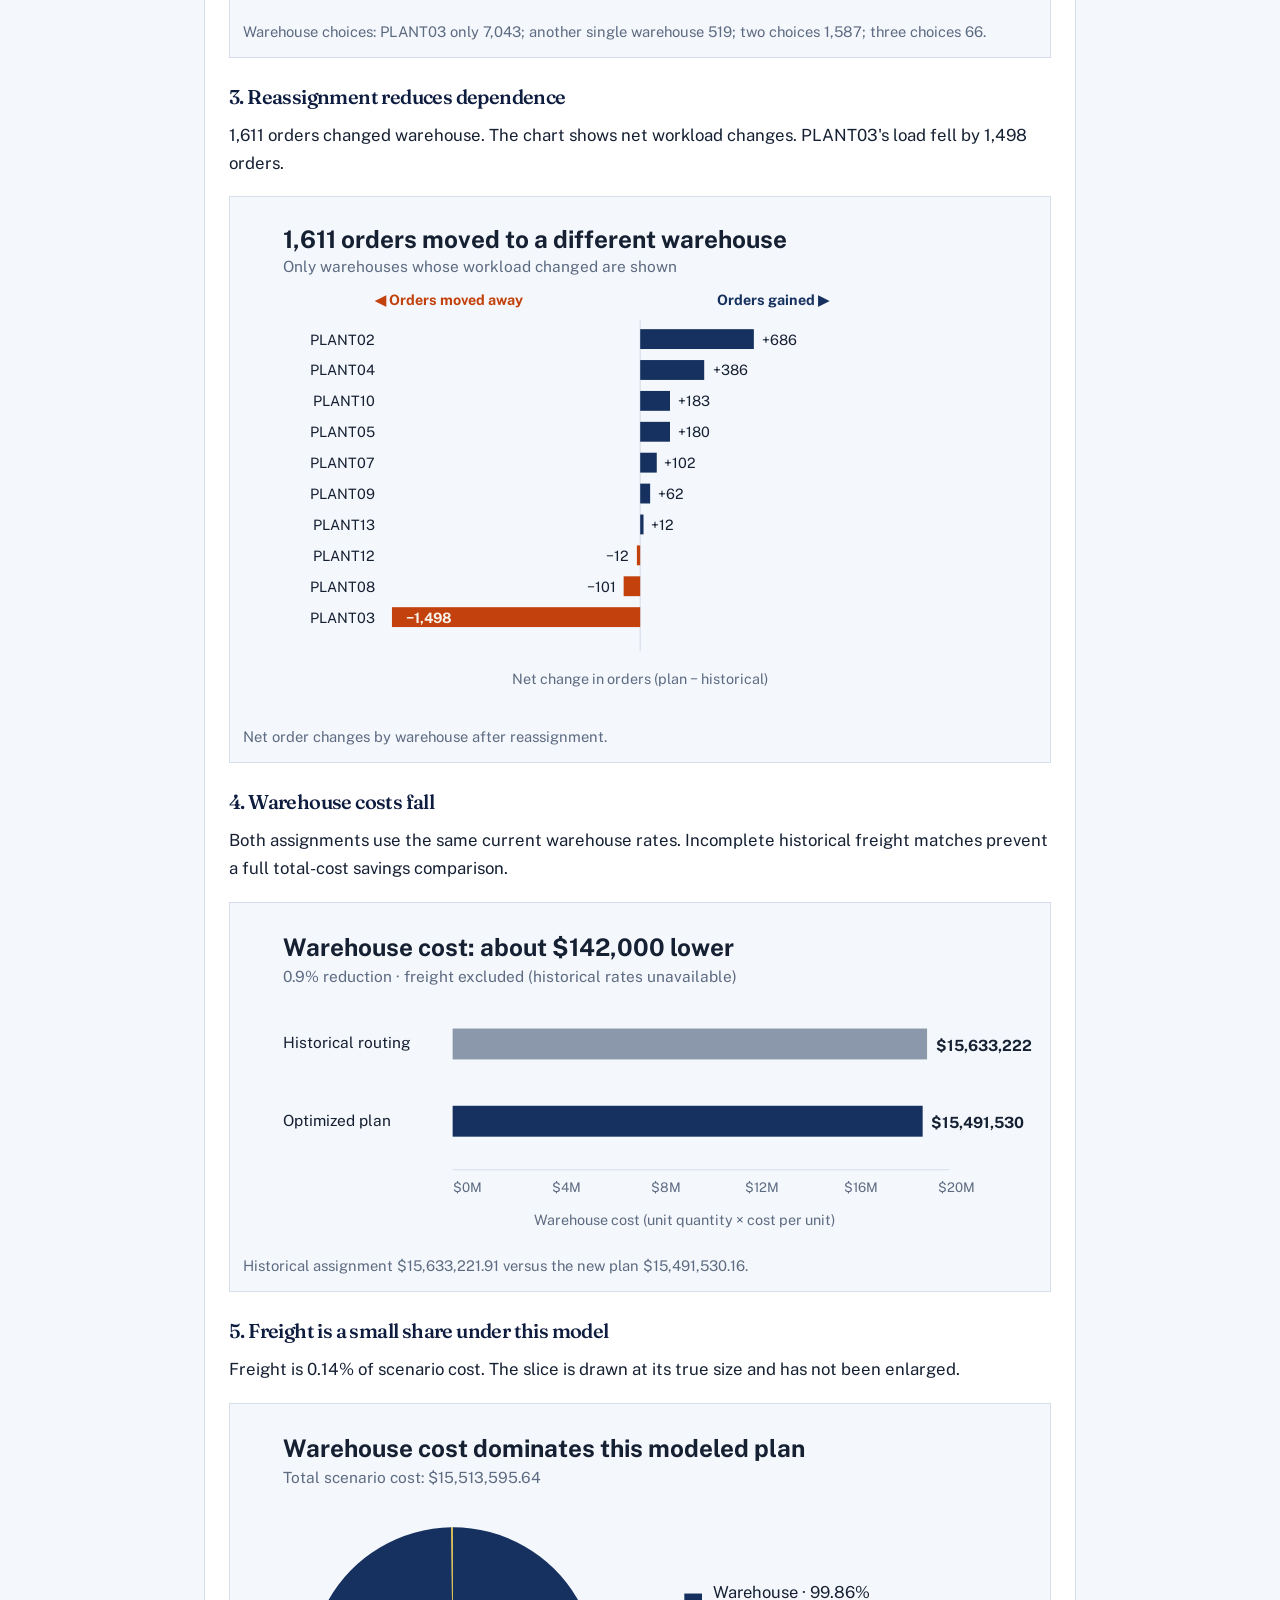
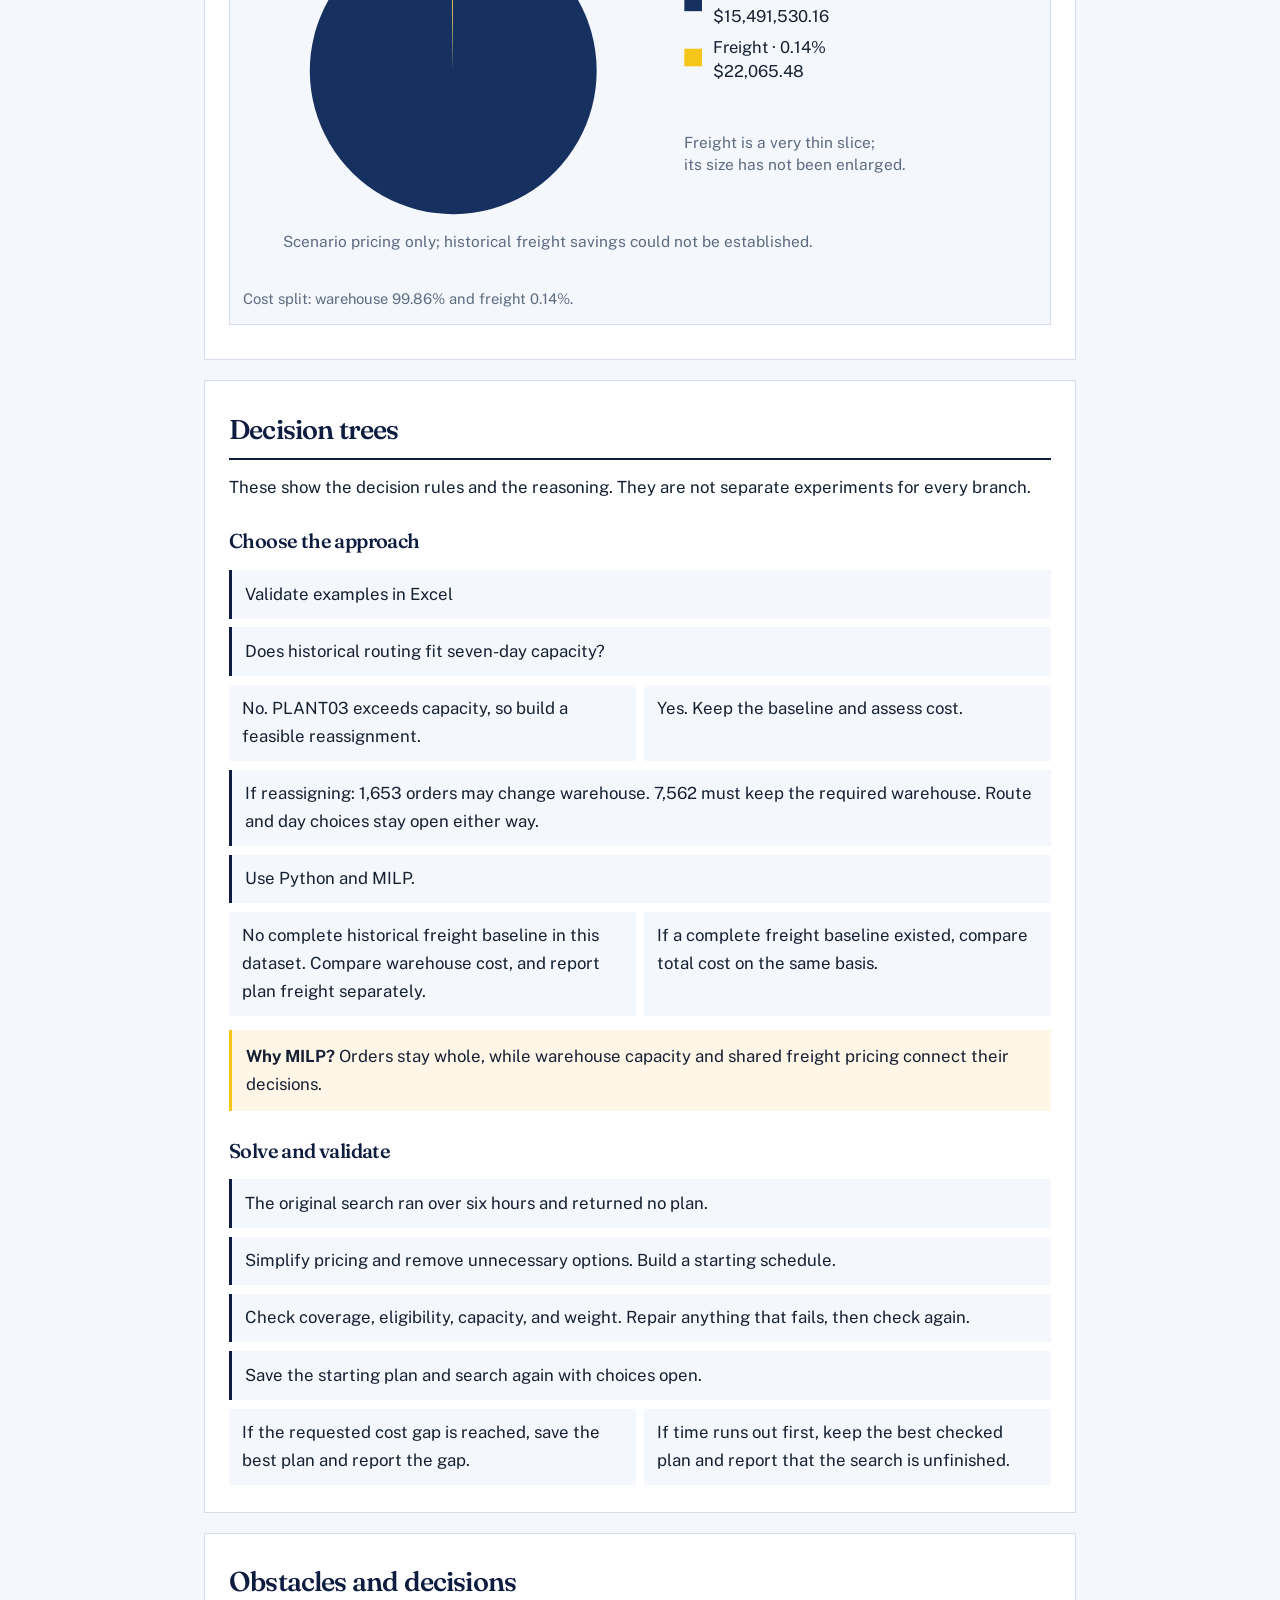
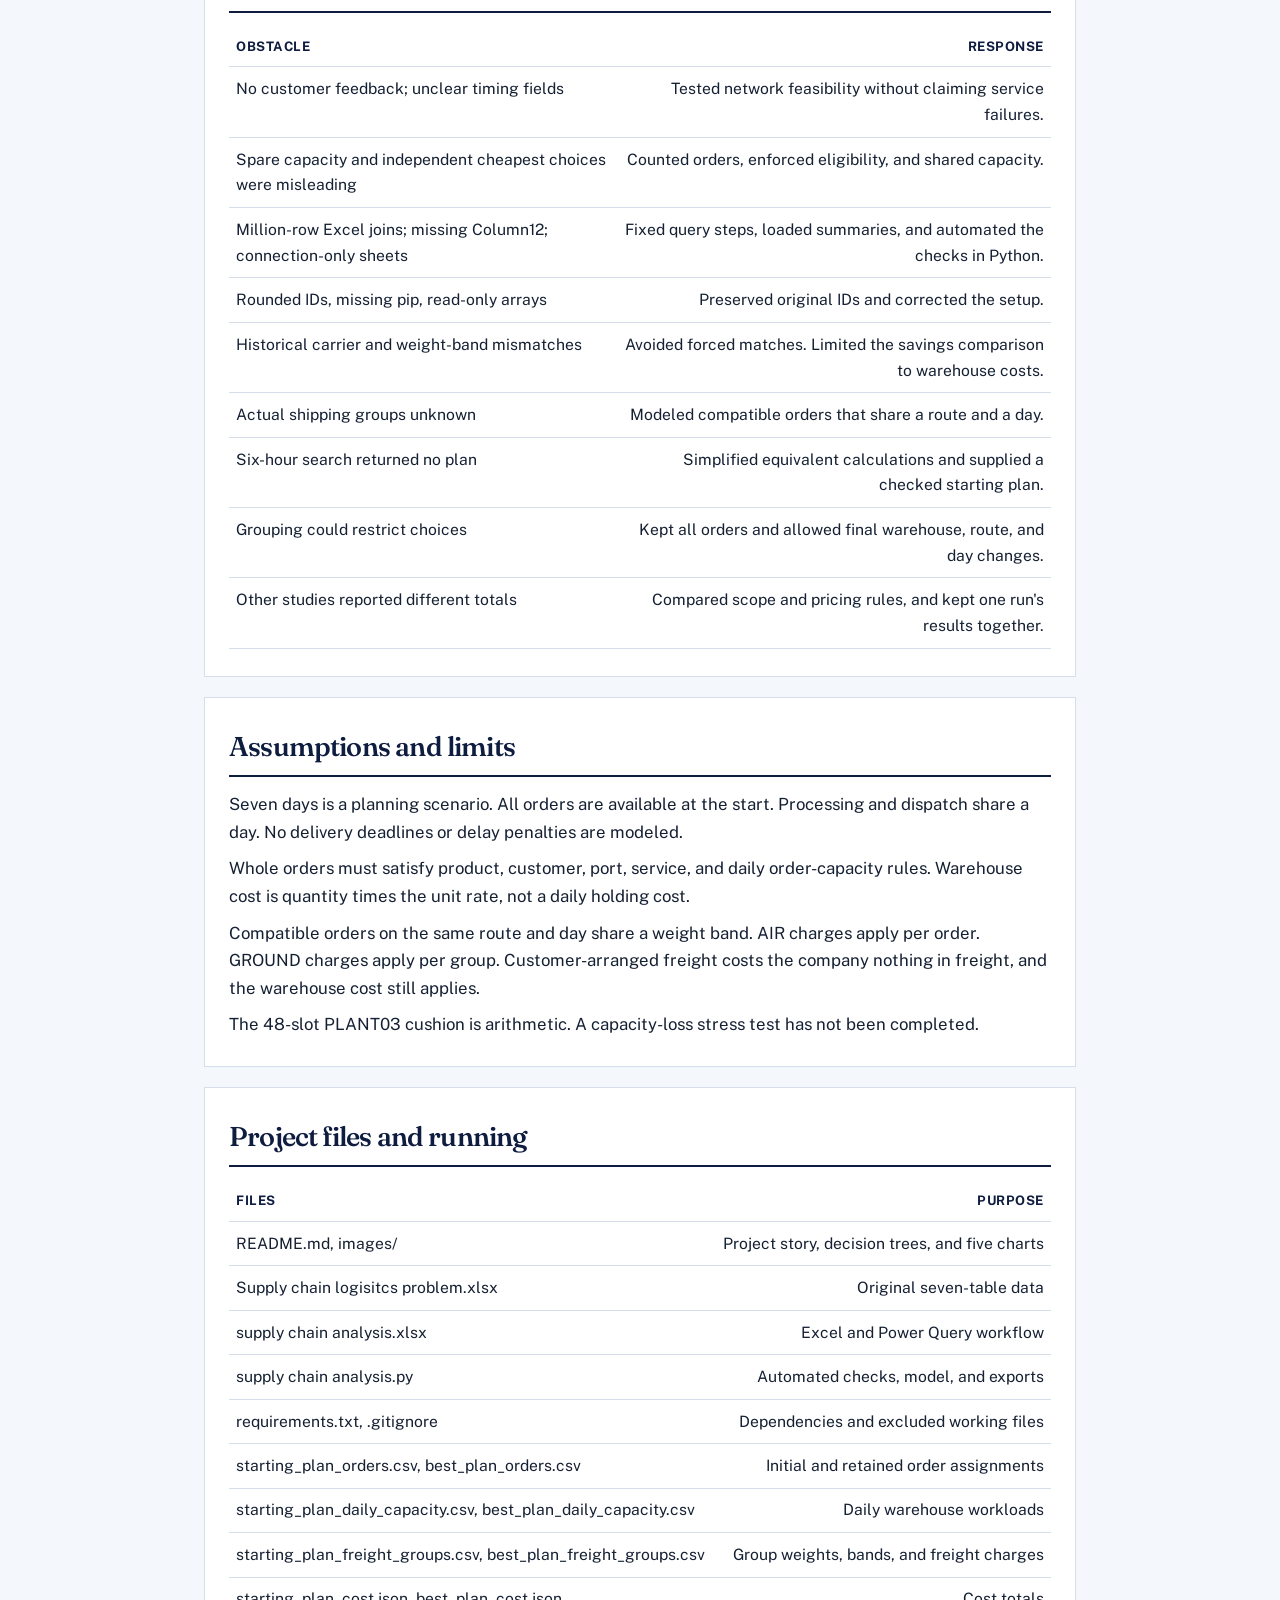
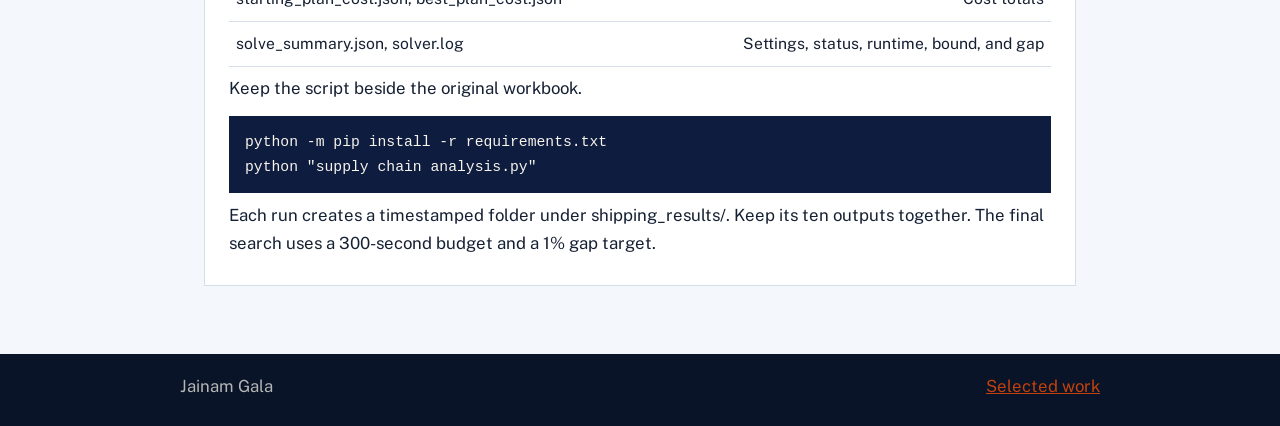
<file: projects/strategic-warehousing/index.html>
<!DOCTYPE html>
<html lang="en">
<head>
  <meta charset="UTF-8">
  <meta name="viewport" content="width=device-width, initial-scale=1.0">
  <title>Chip Warehousing and Shipping Optimization | Jainam Gala</title>
  <meta name="description" content="A seven-day plan for 9,215 orders. Modeled warehouse cost fell by $141,691.76, with no daily capacity violations.">
  <link rel="preconnect" href="https://fonts.googleapis.com">
  <link rel="preconnect" href="https://fonts.gstatic.com" crossorigin>
  <link href="https://fonts.googleapis.com/css2?family=Fraunces:opsz,wght@9..144,560&family=Public+Sans:wght@400;500;600;700&display=swap" rel="stylesheet">
  <style>
    :root {
      --ink: #152033;
      --ink-soft: #3c4b63;
      --muted: #5d6b82;
      --line: #d5deea;
      --paper: #f4f7fb;
      --cream: #f7f4ec;
      --navy: #0e1c3f;
      --navy-2: #16315f;
      --slate: #8b97ab;
      --gold: #f5c518;
      --copper: #c2410c;
    }
    * { box-sizing: border-box; }
    body {
      margin: 0;
      background: var(--paper);
      color: var(--ink);
      font-family: "Public Sans", "Segoe UI", sans-serif;
      font-size: 1.05rem;
      line-height: 1.65;
    }
    a { color: var(--copper); }
    :focus-visible { outline: 2px solid var(--copper); outline-offset: 3px; }
    .sitebar {
      position: sticky;
      top: 0;
      z-index: 20;
      display: flex;
      justify-content: space-between;
      gap: 1rem;
      align-items: center;
      padding: 0.85rem 1.5rem;
      background: var(--navy);
      color: var(--cream);
    }
    .sitebar a { color: var(--cream); text-decoration: none; font-weight: 500; }
    .sitebar-mark { font-family: Fraunces, Georgia, serif; font-size: 1.15rem; }
    .sitebar nav { display: flex; gap: 1.15rem; font-size: 0.92rem; }
    .sitebar nav a { color: rgba(247, 244, 236, 0.82); }
    .sitebar nav a:hover { color: var(--gold); }
    .hero {
      padding: 3.5rem 1.5rem 2.5rem;
      background:
        radial-gradient(720px 320px at 100% 0%, rgba(245, 197, 24, 0.2), transparent 60%),
        var(--navy);
      color: var(--cream);
    }
    .wrap { width: min(920px, 100%); margin: 0 auto; }
    .kicker {
      margin: 0 0 0.8rem;
      color: var(--gold);
      font-size: 0.78rem;
      font-weight: 700;
      letter-spacing: 0.14em;
      text-transform: uppercase;
    }
    h1, h2, h3 { font-family: Fraunces, Georgia, serif; font-weight: 560; letter-spacing: -0.03em; }
    h1 { margin: 0; font-size: clamp(2.2rem, 5vw, 3.4rem); line-height: 1.05; }
    .lede { max-width: 40rem; margin: 1rem 0 0; font-size: 1.2rem; color: rgba(247, 244, 236, 0.88); }
    .proof {
      display: grid;
      grid-template-columns: repeat(4, 1fr);
      gap: 1rem;
      margin: 2rem 0 0;
      padding: 1.1rem 0 0;
      list-style: none;
      border-top: 1px solid rgba(247, 244, 236, 0.16);
    }
    .proof strong {
      display: block;
      color: var(--gold);
      font-family: Fraunces, Georgia, serif;
      font-size: 1.55rem;
      font-weight: 560;
      line-height: 1;
    }
    .proof li { color: rgba(247, 244, 236, 0.78); font-size: 0.92rem; }
    main { padding: 1.5rem 1.5rem 3rem; }
    section {
      margin: 0 auto 1.25rem;
      padding: 1.6rem 1.5rem 1.7rem;
      background: #fff;
      border: 1px solid var(--line);
    }
    h2 {
      margin: 0 0 0.9rem;
      padding-bottom: 0.4rem;
      border-bottom: 2px solid var(--navy);
      color: var(--navy);
      font-size: 1.7rem;
    }
    h3 { margin: 1.4rem 0 0.4rem; color: var(--navy); font-size: 1.25rem; }
    p { margin: 0.55rem 0 0; }
    .figure {
      margin: 1.2rem 0 0.4rem;
      padding: 0.8rem;
      background: var(--paper);
      border: 1px solid var(--line);
    }
    .figure svg { display: block; width: 100%; height: auto; }
    .figure figcaption { margin-top: 0.45rem; color: var(--muted); font-size: 0.92rem; }
    table { width: 100%; border-collapse: collapse; margin-top: 0.8rem; font-size: 0.98rem; }
    th, td { padding: 0.55rem 0.45rem; text-align: left; border-bottom: 1px solid var(--line); vertical-align: top; }
    th { color: var(--navy); font-size: 0.82rem; letter-spacing: 0.04em; text-transform: uppercase; }
    td:last-child, th:last-child { text-align: right; }
    .note {
      margin-top: 0.9rem;
      padding: 0.8rem 0.9rem;
      background: #fff6e8;
      border-left: 3px solid var(--gold);
    }
    .flow { display: grid; gap: 0.55rem; margin-top: 0.8rem; }
    .step {
      padding: 0.65rem 0.8rem;
      background: var(--paper);
      border-left: 3px solid var(--navy);
    }
    .step.split { display: grid; grid-template-columns: 1fr 1fr; gap: 0.55rem; padding: 0; background: transparent; border: 0; }
    .step .yes { border-left-color: var(--navy-2); }
    .step .no { border-left-color: var(--copper); }
    .yes, .no { padding: 0.65rem 0.8rem; background: var(--paper); }
    pre {
      margin: 0.8rem 0 0;
      padding: 0.9rem 1rem;
      overflow-x: auto;
      background: var(--navy);
      color: var(--cream);
      font-size: 0.92rem;
    }
    .back {
      display: inline-block;
      margin: 0 0 1rem;
      font-weight: 700;
      text-decoration: none;
    }
    footer {
      padding: 1.2rem 1.5rem 1.6rem;
      background: #091428;
      color: rgba(247, 244, 236, 0.72);
    }
    footer .wrap { display: flex; justify-content: space-between; gap: 1rem; }
    @media (max-width: 720px) {
      .proof, .step.split { grid-template-columns: 1fr; }
      .sitebar nav a:nth-child(2) { display: none; }
      section { padding: 1.2rem 1rem; }
    }
  </style>
</head>
<body>
  <header class="sitebar">
    <a class="sitebar-mark" href="../../index.html">Jainam Gala</a>
    <nav aria-label="Primary">
      <a href="../../index.html#experience">Experience</a>
      <a href="../../index.html#work">Work</a>
      <a href="../../index.html#contact">Contact</a>
    </nav>
  </header>

  <header class="hero">
    <div class="wrap">
      <p class="kicker">Supply chain · Excel to Python · MILP</p>
      <h1>Chip Warehousing and Shipping Optimization</h1>
      <p class="lede">A seven-day plan for 9,215 orders. Modeled warehouse cost fell by $141,691.76, and no warehouse broke its daily capacity.</p>
      <ul class="proof">
        <li><strong>9,215</strong> orders assigned, zero daily capacity violations</li>
        <li><strong>$141,692</strong> lower modeled warehouse cost, about 0.9%</li>
        <li><strong>1,611</strong> orders moved to a different warehouse</li>
        <li><strong>3.66s</strong> final solver time. Exact optimality was not proved</li>
      </ul>
    </div>
  </header>

  <main class="wrap">
    <a class="back" href="../../index.html#work">← Back to portfolio</a>

    <section>
      <h2>Project overview</h2>
      <p>The question was practical: can the current network handle these orders, and is there a cheaper assignment that still works? Excel and Power Query checked examples. Python repeated those checks across the full dataset. A mixed-integer linear program chose the warehouse, the shipping route, and the processing day together.</p>
      <p>This is a public portfolio case built on the <a href="https://brunel.figshare.com/articles/dataset/Supply_Chain_Logistics_Problem_Dataset/7558679">Brunel Supply Chain Logistics Problem Dataset</a>. It is not a client engagement.</p>
    </section>

    <section>
      <h2>Key results</h2>
      <table>
        <thead>
          <tr><th>Measure</th><th>Saved result</th></tr>
        </thead>
        <tbody>
          <tr><td>Orders assigned / daily capacity violations</td><td>9,215 / 0</td></tr>
          <tr><td>Historical assignment warehouse cost at current rates</td><td>$15,633,221.91</td></tr>
          <tr><td>New plan warehouse cost</td><td>$15,491,530.16</td></tr>
          <tr><td>Warehouse-cost reduction</td><td>$141,691.76 · 0.9%</td></tr>
          <tr><td>Orders moved to another warehouse</td><td>1,611</td></tr>
          <tr><td>Plan freight / total cost</td><td>$22,065.48 / $15,513,595.64</td></tr>
          <tr><td>Remaining possible improvement</td><td>$4,394.34 · 0.0283%</td></tr>
          <tr><td>Final solver time</td><td>3.66 seconds</td></tr>
        </tbody>
      </table>
      <p class="note">The solver met its 1% tolerance and kept the starting plan. Exact optimality was not proved. Solver time excludes preparation. The remaining gap is possible improvement, not savings already achieved.</p>
    </section>

    <section>
      <h2>Dataset and tools</h2>
      <p><strong>Scope.</strong> 9,215 orders, 19 warehouses, and 1,540 freight-rate records. Seven tables: OrderList, FreightRates, PlantPorts, ProductsPerPlant, VmiCustomers, WhCapacities, and WhCosts.</p>
      <p><strong>Tools.</strong> Excel, Power Query, Python, pandas, NumPy, openpyxl, SciPy, and HiGHS (highspy).</p>
    </section>

    <section>
      <h2>Visual findings</h2>
      <p>The charts use the same colors as the rest of the site. Navy is the plan, slate is the historical baseline, copper is the constraint, and gold marks a remainder that is real but small.</p>

      <h3>1. PLANT03 is the bottleneck</h3>
      <p>Historical assignments exceed the current seven-day capacity by 1,450 orders. This comparison does not establish that those orders were late in history.</p>
      <figure class="figure">
        <svg viewBox="0 0 720 420" role="img" aria-labelledby="chart1-title chart1-desc">
          <title id="chart1-title">PLANT03 can't handle its historical workload</title>
          <desc id="chart1-desc">Seven-day capacity is 7,091 orders. Historical orders are 8,541, which is 1,450 orders over capacity.</desc>
          <text x="48" y="36" font-size="22" font-weight="700" fill="#152033">PLANT03 can't handle its historical workload</text>
          <text x="48" y="60" font-size="14" fill="#5d6b82">Capacity = 1,013 orders/day × 7 days (planning assumption)</text>
          <line x1="78" y1="90" x2="78" y2="330" stroke="#d5deea"/>
          <line x1="78" y1="330" x2="680" y2="330" stroke="#d5deea"/>
          <g fill="#5d6b82" font-size="12">
            <text x="70" y="334" text-anchor="end">0</text>
            <text x="70" y="250" text-anchor="end">2,000</text>
            <text x="70" y="198" text-anchor="end">4,000</text>
            <text x="70" y="146" text-anchor="end">6,000</text>
            <text x="70" y="94" text-anchor="end">8,000</text>
          </g>
          <text x="28" y="220" font-size="13" fill="#5d6b82" transform="rotate(-90 28 220)" text-anchor="middle">Orders</text>
          <line x1="78" y1="140.9" x2="660" y2="140.9" stroke="#152033" stroke-dasharray="5 4"/>
          <rect x="175" y="140.9" width="120" height="189.1" fill="#8b97ab"/>
          <rect x="430" y="102.2" width="120" height="227.8" fill="#c2410c"/>
          <text x="235" y="132" text-anchor="middle" font-size="16" font-weight="700" fill="#152033">7,091</text>
          <text x="490" y="94" text-anchor="middle" font-size="16" font-weight="700" fill="#152033">8,541</text>
          <text x="235" y="356" text-anchor="middle" font-size="14" fill="#152033">7-day capacity</text>
          <text x="490" y="356" text-anchor="middle" font-size="14" fill="#152033">Historical orders</text>
          <line x1="564" y1="102.2" x2="564" y2="140.9" stroke="#c2410c" stroke-width="2"/>
          <polyline points="558,110 564,102 570,110" fill="none" stroke="#c2410c" stroke-width="2"/>
          <polyline points="558,133 564,141 570,133" fill="none" stroke="#c2410c" stroke-width="2"/>
          <text x="400" y="78" font-size="14" font-weight="700" fill="#c2410c">1,450 orders over capacity</text>
        </svg>
        <figcaption>PLANT03: 8,541 historical orders versus 7,091 seven-day capacity.</figcaption>
      </figure>

      <h3>2. Most orders have no warehouse alternative</h3>
      <p>7,562 orders have one eligible warehouse. 1,653 have alternatives. PLANT03 must handle 7,043 of them, leaving only 48 spare slots over seven days. A required warehouse can still leave the route and the day open.</p>
      <figure class="figure">
        <svg viewBox="0 0 720 420" role="img" aria-labelledby="chart5-title chart5-desc">
          <title id="chart5-title">Most orders cannot change warehouse</title>
          <desc id="chart5-desc">Of 9,215 orders, 7,043 can only use PLANT03, 519 have another single warehouse, 1,587 have two choices, and 66 have three choices.</desc>
          <text x="36" y="36" font-size="22" font-weight="700" fill="#152033">Most orders cannot change warehouse</text>
          <text x="36" y="60" font-size="14" fill="#5d6b82">9,215 orders · 82.06% have only one eligible warehouse</text>
          <path d="M 180 230 L 180 100 A 130 130 0 1 1 50.52 218.34 Z" fill="#c2410c"/>
          <path d="M 180 230 L 50.52 218.34 A 130 130 0 0 1 62.59 174.19 Z" fill="#8b97ab"/>
          <path d="M 180 230 L 62.59 174.19 A 130 130 0 0 1 174.15 100.13 Z" fill="#16315f"/>
          <path d="M 180 230 L 174.15 100.13 A 130 130 0 0 1 180 100 Z" fill="#f5c518"/>
          <g font-size="15" fill="#152033">
            <rect x="390" y="120" width="16" height="16" fill="#c2410c"/>
            <text x="416" y="133">PLANT03 only · 7,043 orders · 76.43%</text>
            <rect x="390" y="156" width="16" height="16" fill="#8b97ab"/>
            <text x="416" y="169">Another single warehouse · 519 · 5.63%</text>
            <rect x="390" y="192" width="16" height="16" fill="#16315f"/>
            <text x="416" y="205">Two warehouse choices · 1,587 · 17.22%</text>
            <rect x="390" y="228" width="16" height="16" fill="#f5c518"/>
            <text x="416" y="241">Three warehouse choices · 66 · 0.72%</text>
          </g>
          <text x="36" y="390" font-size="14" fill="#5d6b82">A fixed warehouse can still leave shipping-route and day choices open.</text>
        </svg>
        <figcaption>Warehouse choices: PLANT03 only 7,043; another single warehouse 519; two choices 1,587; three choices 66.</figcaption>
      </figure>

      <h3>3. Reassignment reduces dependence</h3>
      <p>1,611 orders changed warehouse. The chart shows net workload changes. PLANT03's load fell by 1,498 orders.</p>
      <figure class="figure">
        <svg viewBox="0 0 720 460" role="img" aria-labelledby="chart2-title chart2-desc">
          <title id="chart2-title">1,611 orders moved to a different warehouse</title>
          <desc id="chart2-desc">PLANT03 lost 1,498 orders. PLANT02 gained 686, PLANT04 gained 386, and smaller gains and losses appear at the other plants.</desc>
          <text x="36" y="34" font-size="22" font-weight="700" fill="#152033">1,611 orders moved to a different warehouse</text>
          <text x="36" y="56" font-size="14" fill="#5d6b82">Only warehouses whose workload changed are shown</text>
          <text x="120" y="86" font-size="13" font-weight="700" fill="#c2410c">◀ Orders moved away</text>
          <text x="430" y="86" font-size="13" font-weight="700" fill="#16315f">Orders gained ▶</text>
          <line x1="360" y1="100" x2="360" y2="400" stroke="#d5deea"/>
          <g font-size="13" fill="#152033">
            <text x="120" y="122" text-anchor="end">PLANT02</text>
            <rect x="360" y="108" width="103" height="18" fill="#16315f"/><text x="470" y="122">+686</text>
            <text x="120" y="150" text-anchor="end">PLANT04</text>
            <rect x="360" y="136" width="58" height="18" fill="#16315f"/><text x="426" y="150">+386</text>
            <text x="120" y="178" text-anchor="end">PLANT10</text>
            <rect x="360" y="164" width="27" height="18" fill="#16315f"/><text x="394" y="178">+183</text>
            <text x="120" y="206" text-anchor="end">PLANT05</text>
            <rect x="360" y="192" width="27" height="18" fill="#16315f"/><text x="394" y="206">+180</text>
            <text x="120" y="234" text-anchor="end">PLANT07</text>
            <rect x="360" y="220" width="15" height="18" fill="#16315f"/><text x="382" y="234">+102</text>
            <text x="120" y="262" text-anchor="end">PLANT09</text>
            <rect x="360" y="248" width="9" height="18" fill="#16315f"/><text x="376" y="262">+62</text>
            <text x="120" y="290" text-anchor="end">PLANT13</text>
            <rect x="360" y="276" width="3" height="18" fill="#16315f"/><text x="370" y="290">+12</text>
            <text x="120" y="318" text-anchor="end">PLANT12</text>
            <rect x="357" y="304" width="3" height="18" fill="#c2410c"/><text x="350" y="318" text-anchor="end">−12</text>
            <text x="120" y="346" text-anchor="end">PLANT08</text>
            <rect x="345" y="332" width="15" height="18" fill="#c2410c"/><text x="338" y="346" text-anchor="end">−101</text>
            <text x="120" y="374" text-anchor="end">PLANT03</text>
            <rect x="135" y="360" width="225" height="18" fill="#c2410c"/>
            <text x="148" y="374" fill="#f7f4ec" font-weight="700">−1,498</text>
          </g>
          <text x="360" y="430" text-anchor="middle" font-size="13" fill="#5d6b82">Net change in orders (plan − historical)</text>
        </svg>
        <figcaption>Net order changes by warehouse after reassignment.</figcaption>
      </figure>

      <h3>4. Warehouse costs fall</h3>
      <p>Both assignments use the same current warehouse rates. Incomplete historical freight matches prevent a full total-cost savings comparison.</p>
      <figure class="figure">
        <svg viewBox="0 0 720 300" role="img" aria-labelledby="chart3-title chart3-desc">
          <title id="chart3-title">Warehouse cost: about $142,000 lower</title>
          <desc id="chart3-desc">Historical routing costs $15,633,222. The optimized plan costs $15,491,530.</desc>
          <text x="36" y="36" font-size="22" font-weight="700" fill="#152033">Warehouse cost: about $142,000 lower</text>
          <text x="36" y="60" font-size="14" fill="#5d6b82">0.9% reduction · freight excluded (historical rates unavailable)</text>
          <text x="36" y="120" font-size="14" fill="#152033">Historical routing</text>
          <rect x="190" y="102" width="430" height="28" fill="#8b97ab"/>
          <text x="628" y="122" font-size="14" font-weight="700" fill="#152033">$15,633,222</text>
          <text x="36" y="190" font-size="14" fill="#152033">Optimized plan</text>
          <rect x="190" y="172" width="426" height="28" fill="#16315f"/>
          <text x="624" y="192" font-size="14" font-weight="700" fill="#152033">$15,491,530</text>
          <line x1="190" y1="230" x2="640" y2="230" stroke="#d5deea"/>
          <g fill="#5d6b82" font-size="12">
            <text x="190" y="250">$0M</text>
            <text x="280" y="250">$4M</text>
            <text x="370" y="250">$8M</text>
            <text x="455" y="250">$12M</text>
            <text x="545" y="250">$16M</text>
            <text x="630" y="250">$20M</text>
          </g>
          <text x="400" y="280" text-anchor="middle" font-size="13" fill="#5d6b82">Warehouse cost (unit quantity × cost per unit)</text>
        </svg>
        <figcaption>Historical assignment $15,633,221.91 versus the new plan $15,491,530.16.</figcaption>
      </figure>

      <h3>5. Freight is a small share under this model</h3>
      <p>Freight is 0.14% of scenario cost. The slice is drawn at its true size and has not been enlarged.</p>
      <figure class="figure">
        <svg viewBox="0 0 720 420" role="img" aria-labelledby="chart4-title chart4-desc">
          <title id="chart4-title">Warehouse cost dominates this modeled plan</title>
          <desc id="chart4-desc">Warehouse cost is $15,491,530.16, or 99.86 percent. Freight is $22,065.48, or 0.14 percent. Total scenario cost is $15,513,595.64.</desc>
          <text x="36" y="36" font-size="22" font-weight="700" fill="#152033">Warehouse cost dominates this modeled plan</text>
          <text x="36" y="60" font-size="14" fill="#5d6b82">Total scenario cost: $15,513,595.64</text>
          <path d="M 190 230 L 190 100 A 130 130 0 1 1 188.84 100.01 Z" fill="#16315f"/>
          <path d="M 190 230 L 188.84 100.01 A 130 130 0 0 1 190 100 Z" fill="#f5c518"/>
          <g font-size="15" fill="#152033">
            <rect x="400" y="160" width="16" height="16" fill="#16315f"/>
            <text x="426" y="164">Warehouse · 99.86%</text>
            <text x="426" y="186">$15,491,530.16</text>
            <rect x="400" y="210" width="16" height="16" fill="#f5c518"/>
            <text x="426" y="214">Freight · 0.14%</text>
            <text x="426" y="236">$22,065.48</text>
          </g>
          <text x="400" y="300" font-size="14" fill="#5d6b82">Freight is a very thin slice;</text>
          <text x="400" y="320" font-size="14" fill="#5d6b82">its size has not been enlarged.</text>
          <text x="36" y="390" font-size="14" fill="#5d6b82">Scenario pricing only; historical freight savings could not be established.</text>
        </svg>
        <figcaption>Cost split: warehouse 99.86% and freight 0.14%.</figcaption>
      </figure>
    </section>

    <section>
      <h2>Decision trees</h2>
      <p>These show the decision rules and the reasoning. They are not separate experiments for every branch.</p>

      <h3>Choose the approach</h3>
      <div class="flow">
        <div class="step">Validate examples in Excel</div>
        <div class="step">Does historical routing fit seven-day capacity?</div>
        <div class="step split">
          <div class="no">No. PLANT03 exceeds capacity, so build a feasible reassignment.</div>
          <div class="yes">Yes. Keep the baseline and assess cost.</div>
        </div>
        <div class="step">If reassigning: 1,653 orders may change warehouse. 7,562 must keep the required warehouse. Route and day choices stay open either way.</div>
        <div class="step">Use Python and MILP.</div>
        <div class="step split">
          <div class="no">No complete historical freight baseline in this dataset. Compare warehouse cost, and report plan freight separately.</div>
          <div class="yes">If a complete freight baseline existed, compare total cost on the same basis.</div>
        </div>
      </div>
      <p class="note"><strong>Why MILP?</strong> Orders stay whole, while warehouse capacity and shared freight pricing connect their decisions.</p>

      <h3>Solve and validate</h3>
      <div class="flow">
        <div class="step">The original search ran over six hours and returned no plan.</div>
        <div class="step">Simplify pricing and remove unnecessary options. Build a starting schedule.</div>
        <div class="step">Check coverage, eligibility, capacity, and weight. Repair anything that fails, then check again.</div>
        <div class="step">Save the starting plan and search again with choices open.</div>
        <div class="step split">
          <div class="yes">If the requested cost gap is reached, save the best plan and report the gap.</div>
          <div class="no">If time runs out first, keep the best checked plan and report that the search is unfinished.</div>
        </div>
      </div>
    </section>

    <section>
      <h2>Obstacles and decisions</h2>
      <table>
        <thead>
          <tr><th>Obstacle</th><th>Response</th></tr>
        </thead>
        <tbody>
          <tr><td>No customer feedback; unclear timing fields</td><td>Tested network feasibility without claiming service failures.</td></tr>
          <tr><td>Spare capacity and independent cheapest choices were misleading</td><td>Counted orders, enforced eligibility, and shared capacity.</td></tr>
          <tr><td>Million-row Excel joins; missing Column12; connection-only sheets</td><td>Fixed query steps, loaded summaries, and automated the checks in Python.</td></tr>
          <tr><td>Rounded IDs, missing pip, read-only arrays</td><td>Preserved original IDs and corrected the setup.</td></tr>
          <tr><td>Historical carrier and weight-band mismatches</td><td>Avoided forced matches. Limited the savings comparison to warehouse costs.</td></tr>
          <tr><td>Actual shipping groups unknown</td><td>Modeled compatible orders that share a route and a day.</td></tr>
          <tr><td>Six-hour search returned no plan</td><td>Simplified equivalent calculations and supplied a checked starting plan.</td></tr>
          <tr><td>Grouping could restrict choices</td><td>Kept all orders and allowed final warehouse, route, and day changes.</td></tr>
          <tr><td>Other studies reported different totals</td><td>Compared scope and pricing rules, and kept one run's results together.</td></tr>
        </tbody>
      </table>
    </section>

    <section>
      <h2>Assumptions and limits</h2>
      <p>Seven days is a planning scenario. All orders are available at the start. Processing and dispatch share a day. No delivery deadlines or delay penalties are modeled.</p>
      <p>Whole orders must satisfy product, customer, port, service, and daily order-capacity rules. Warehouse cost is quantity times the unit rate, not a daily holding cost.</p>
      <p>Compatible orders on the same route and day share a weight band. AIR charges apply per order. GROUND charges apply per group. Customer-arranged freight costs the company nothing in freight, and the warehouse cost still applies.</p>
      <p>The 48-slot PLANT03 cushion is arithmetic. A capacity-loss stress test has not been completed.</p>
    </section>

    <section>
      <h2>Project files and running</h2>
      <table>
        <thead>
          <tr><th>Files</th><th>Purpose</th></tr>
        </thead>
        <tbody>
          <tr><td>README.md, images/</td><td>Project story, decision trees, and five charts</td></tr>
          <tr><td>Supply chain logisitcs problem.xlsx</td><td>Original seven-table data</td></tr>
          <tr><td>supply chain analysis.xlsx</td><td>Excel and Power Query workflow</td></tr>
          <tr><td>supply chain analysis.py</td><td>Automated checks, model, and exports</td></tr>
          <tr><td>requirements.txt, .gitignore</td><td>Dependencies and excluded working files</td></tr>
          <tr><td>starting_plan_orders.csv, best_plan_orders.csv</td><td>Initial and retained order assignments</td></tr>
          <tr><td>starting_plan_daily_capacity.csv, best_plan_daily_capacity.csv</td><td>Daily warehouse workloads</td></tr>
          <tr><td>starting_plan_freight_groups.csv, best_plan_freight_groups.csv</td><td>Group weights, bands, and freight charges</td></tr>
          <tr><td>starting_plan_cost.json, best_plan_cost.json</td><td>Cost totals</td></tr>
          <tr><td>solve_summary.json, solver.log</td><td>Settings, status, runtime, bound, and gap</td></tr>
        </tbody>
      </table>
      <p>Keep the script beside the original workbook.</p>
      <pre>python -m pip install -r requirements.txt
python "supply chain analysis.py"</pre>
      <p>Each run creates a timestamped folder under shipping_results/. Keep its ten outputs together. The final search uses a 300-second budget and a 1% gap target.</p>
    </section>
  </main>

  <footer>
    <div class="wrap">
      <span>Jainam Gala</span>
      <a href="../../index.html#work">Selected work</a>
    </div>
  </footer>
</body>
</html>
</file>
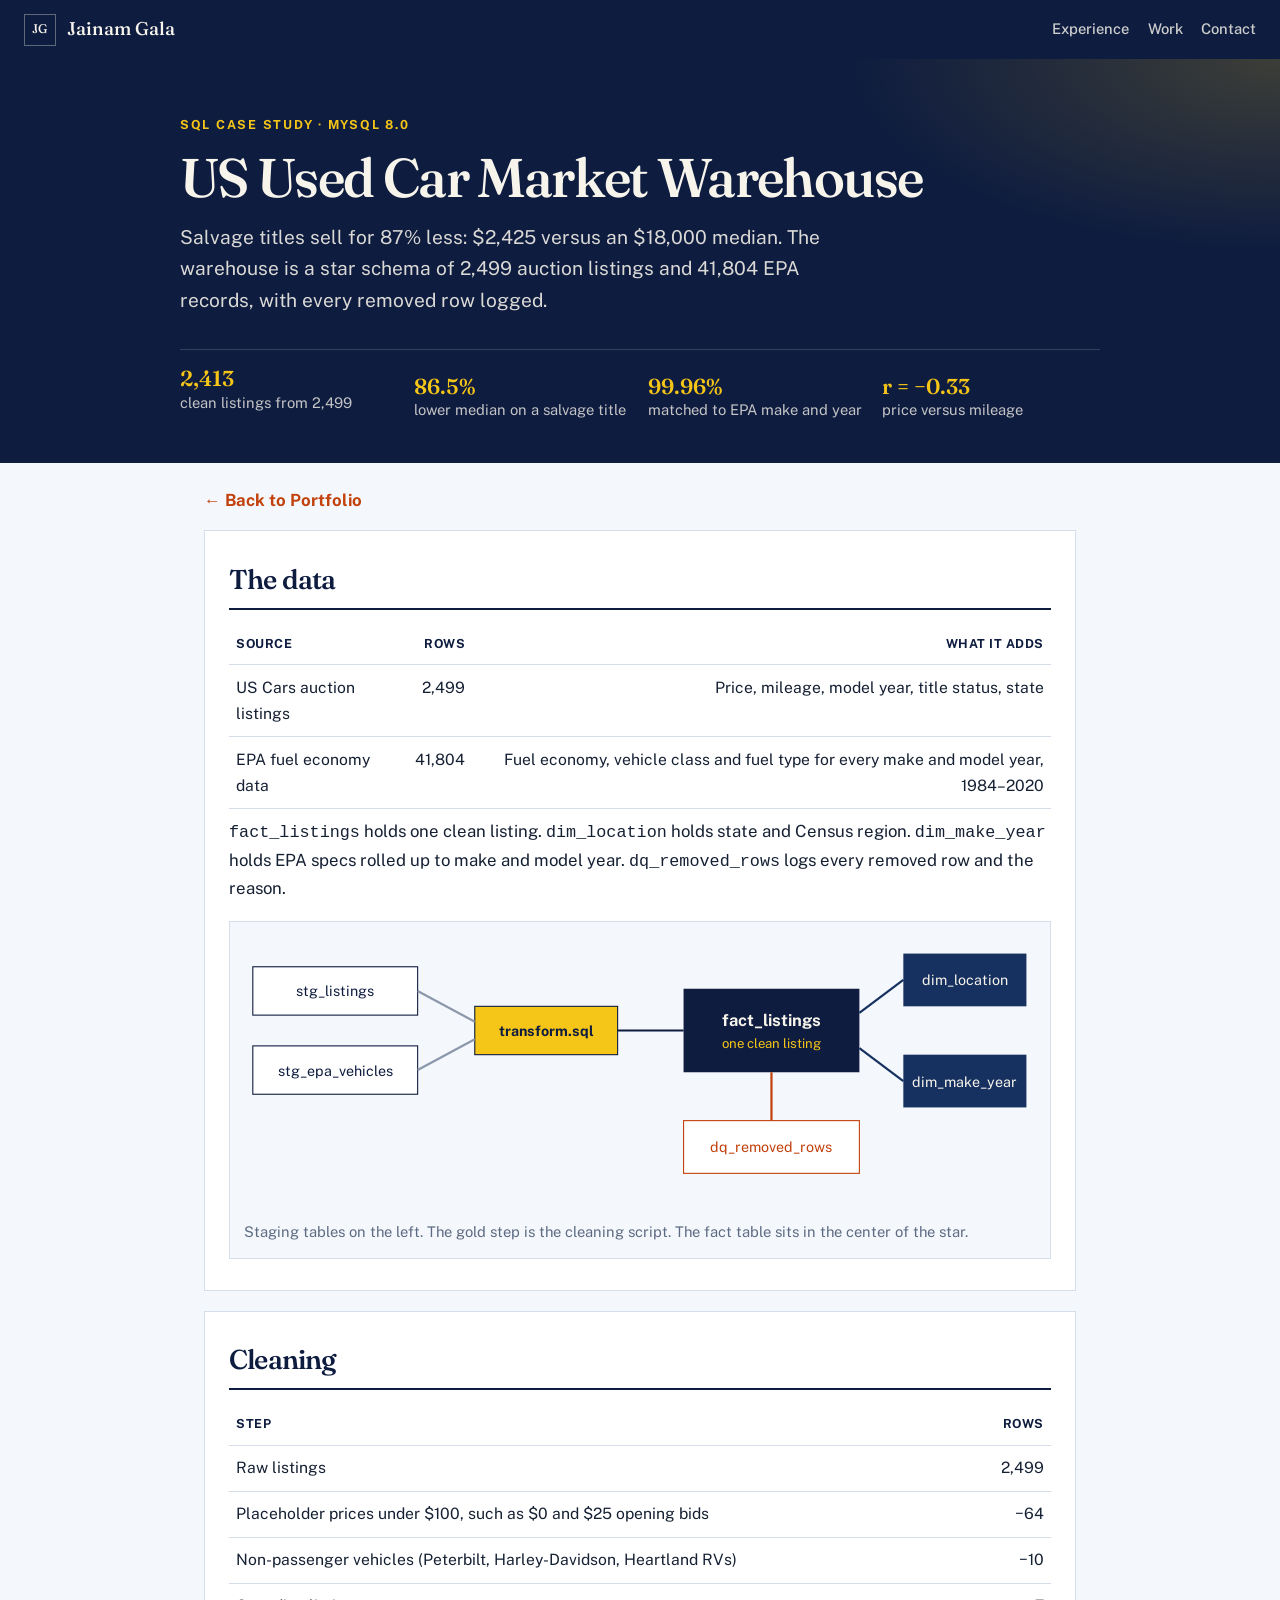
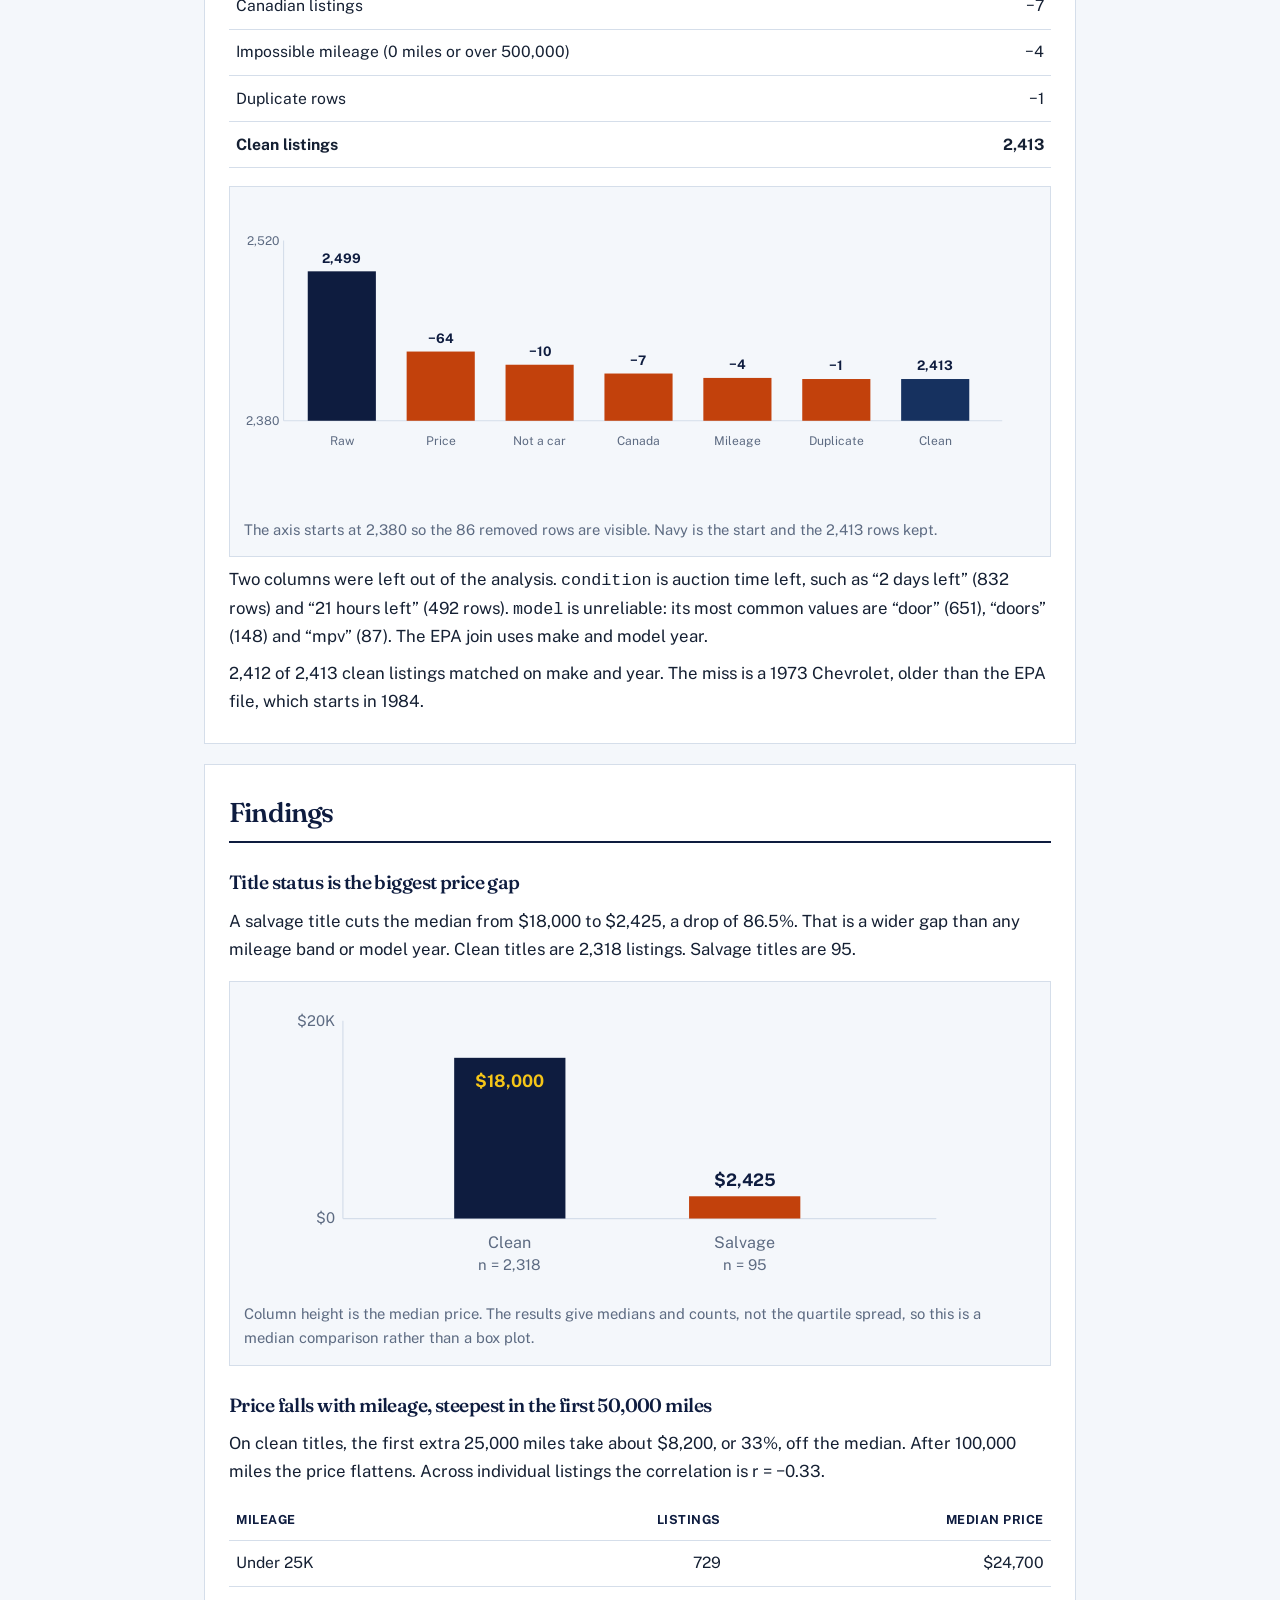
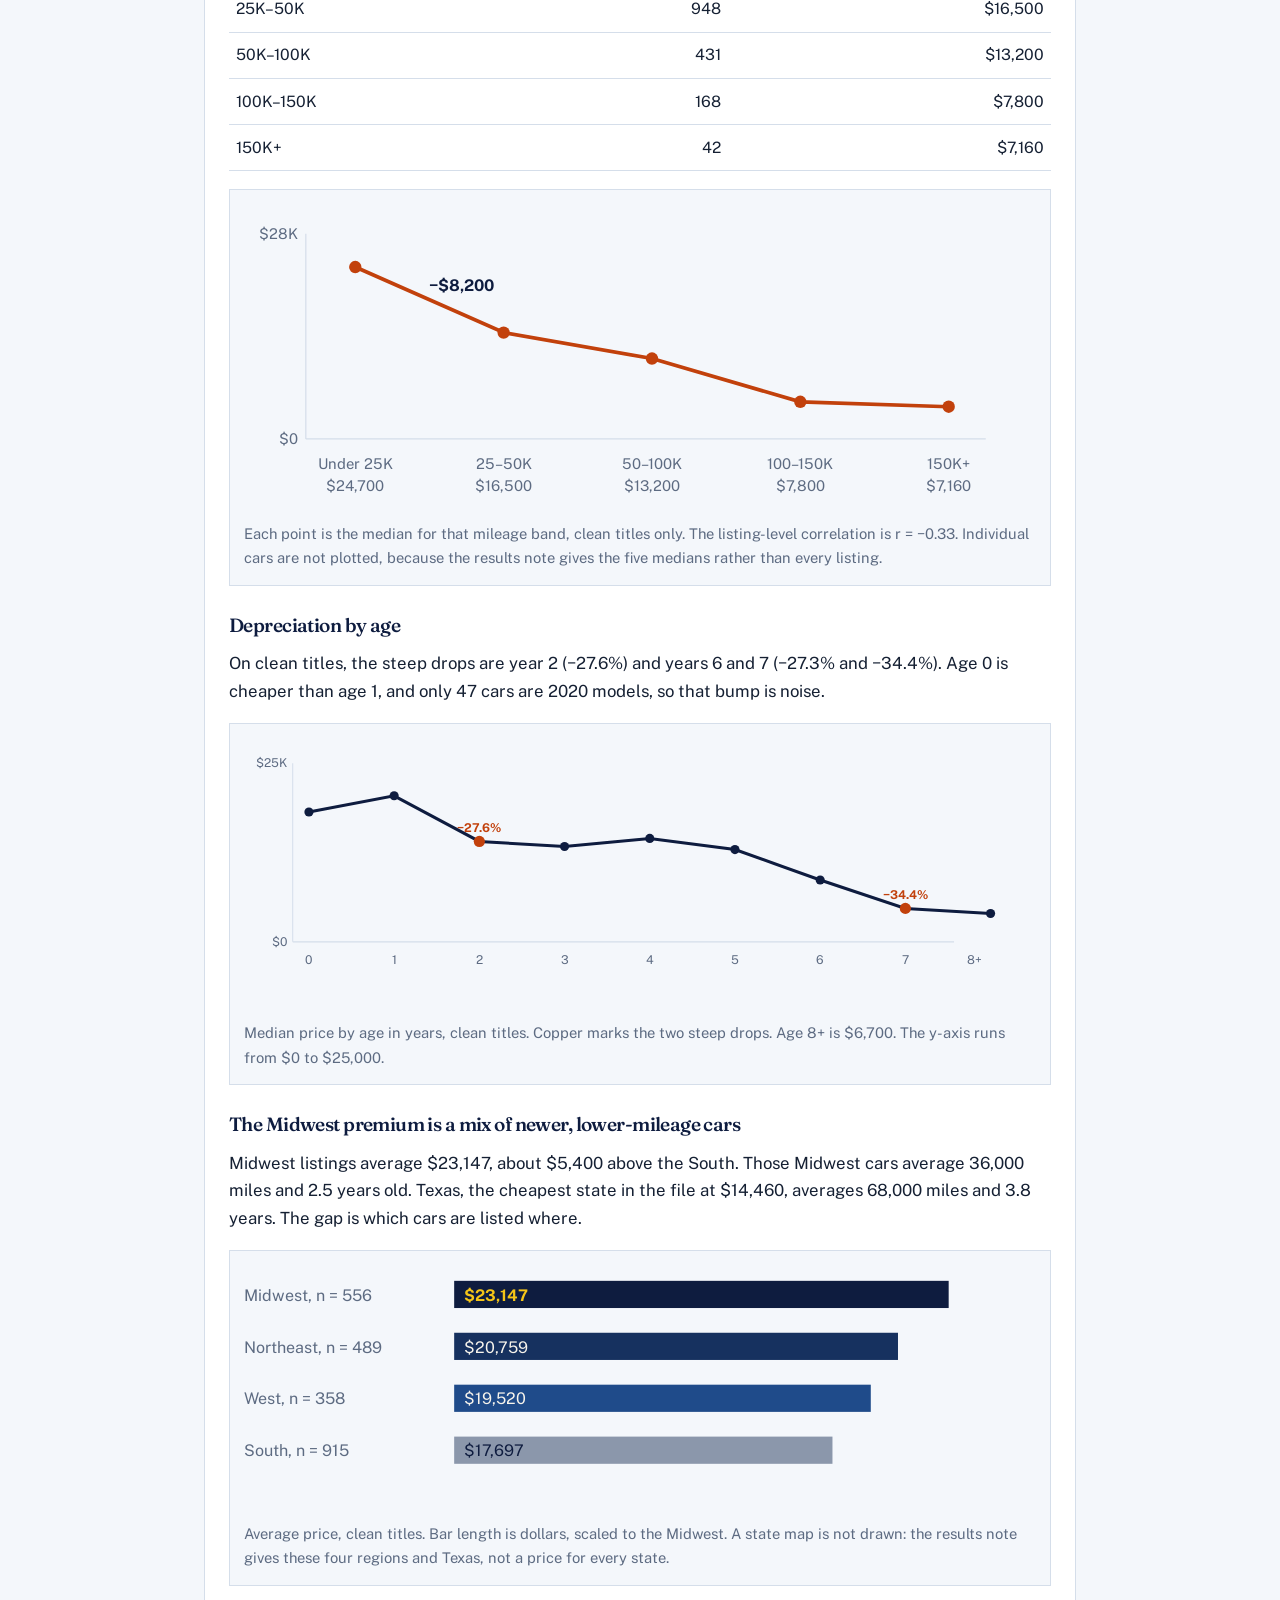
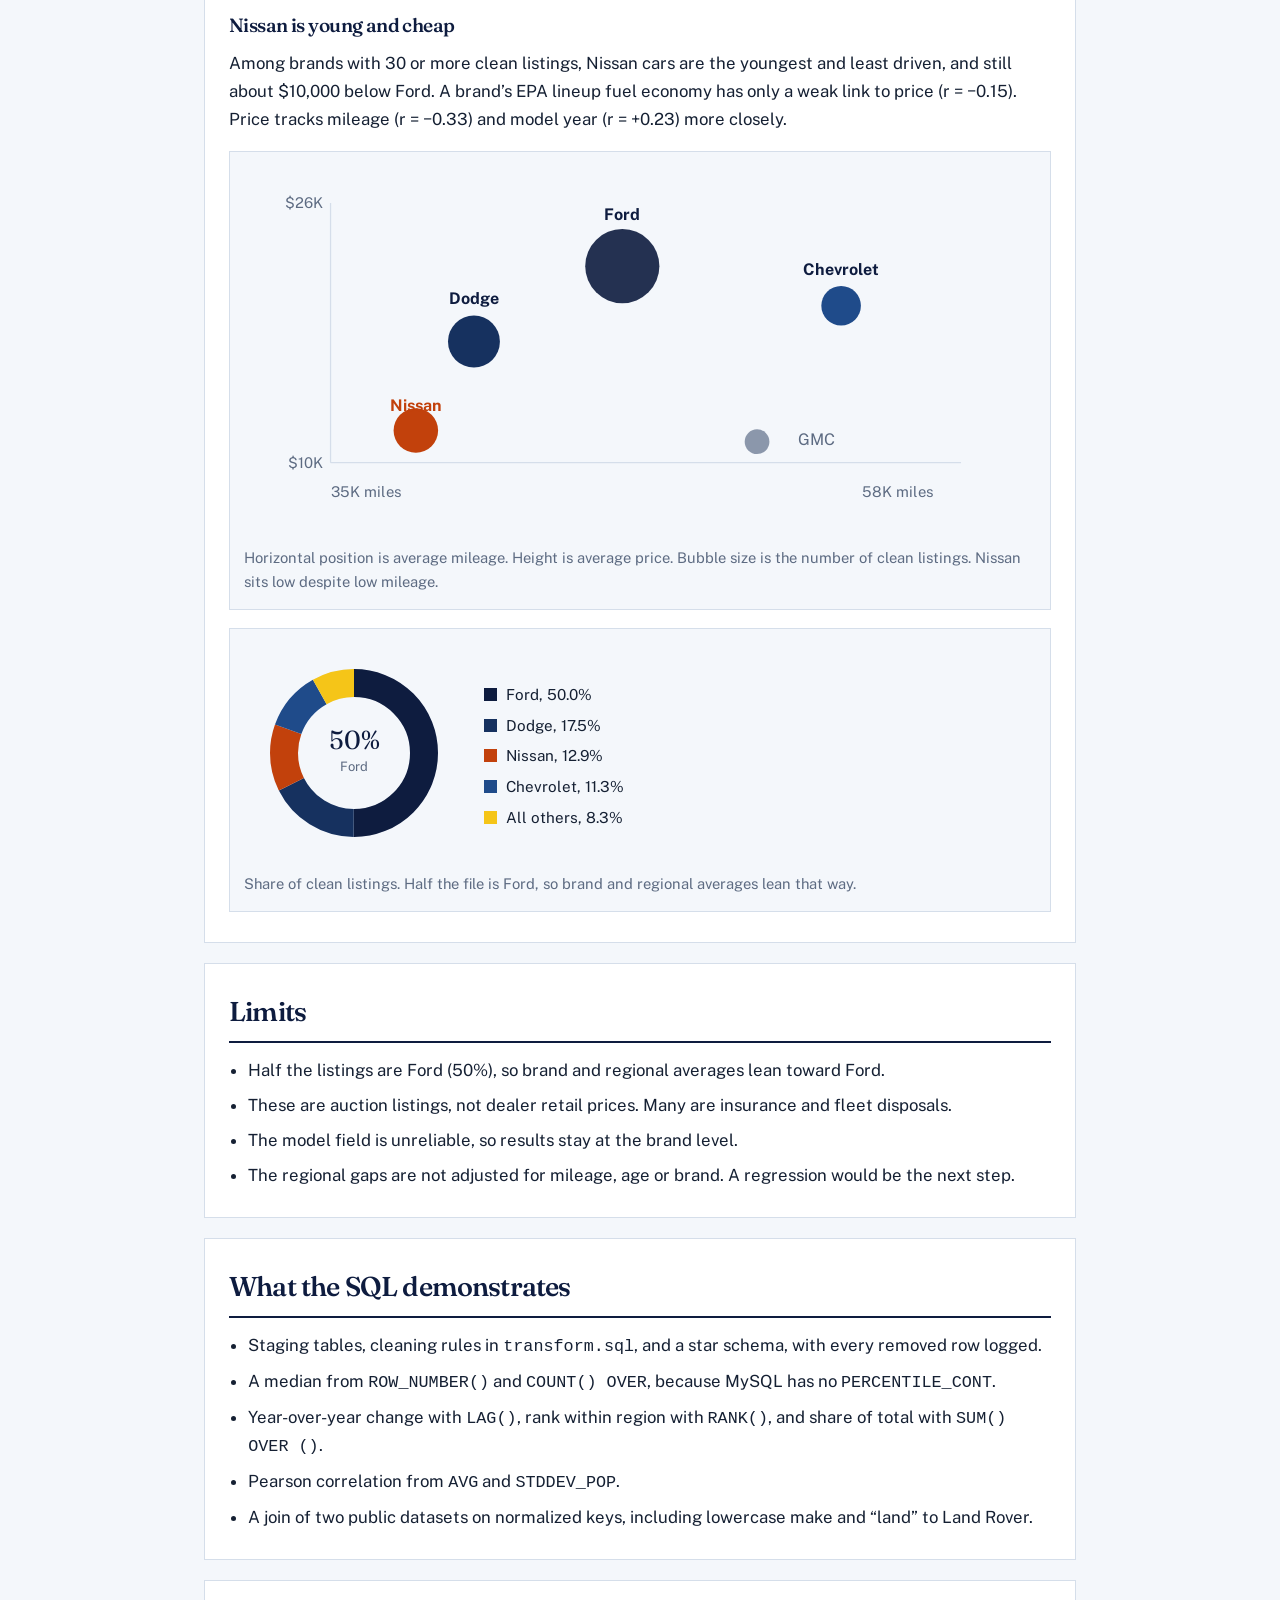
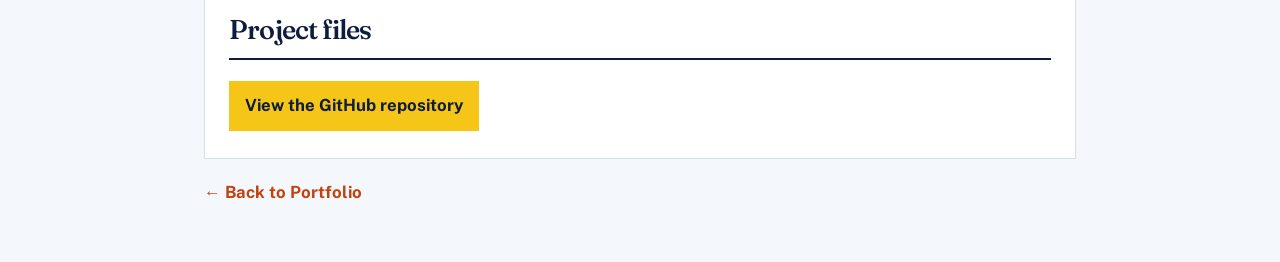
<file: projects/vehicle-analytics/index.html>
<!DOCTYPE html>
<html lang="en">
<head>
  <meta charset="UTF-8">
  <meta name="viewport" content="width=device-width, initial-scale=1.0">
  <title>US Used Car Market Warehouse | Jainam Gala</title>
  <meta name="description" content="Salvage titles sell for 87% less: $2,425 vs $18,000 median. A MySQL star schema of 2,499 auction listings and 41,804 EPA records.">
  <link rel="preconnect" href="https://fonts.googleapis.com">
  <link rel="preconnect" href="https://fonts.gstatic.com" crossorigin>
  <link href="https://fonts.googleapis.com/css2?family=Fraunces:opsz,wght@9..144,560&family=Public+Sans:wght@400;500;600;700&display=swap" rel="stylesheet">
  <style>
    :root {
      --ink: #152033; --muted: #5d6b82; --line: #d5deea; --paper: #f4f7fb;
      --cream: #f7f4ec; --navy: #0e1c3f; --navy-2: #16315f; --gold: #f5c518; --copper: #c2410c;
    }
    * { box-sizing: border-box; }
    body { margin: 0; background: var(--paper); color: var(--ink); font-family: "Public Sans", "Segoe UI", sans-serif; font-size: 1.05rem; line-height: 1.65; }
    a { color: var(--copper); }
    :focus-visible { outline: 2px solid var(--copper); outline-offset: 3px; }
    .sitebar { position: sticky; top: 0; z-index: 20; display: flex; justify-content: space-between; gap: 1rem; align-items: center; padding: 0.85rem 1.5rem; background: var(--navy); color: var(--cream); }
    .sitebar a { color: var(--cream); text-decoration: none; font-weight: 500; }
    .sitebar-mark { display: inline-flex; align-items: center; gap: 0.7rem; font-family: Fraunces, Georgia, serif; font-size: 1.15rem; }
    .monogram { display: grid; place-items: center; width: 2rem; height: 2rem; border: 1px solid rgba(247,244,236,.35); font-size: 0.78rem; letter-spacing: 0.04em; }
    .sitebar nav { display: flex; gap: 1.15rem; font-size: 0.92rem; }
    .sitebar nav a { color: rgba(247,244,236,.82); }
    .sitebar nav a:hover { color: var(--gold); }
    .hero { padding: 3.5rem 1.5rem 2.5rem; background: radial-gradient(720px 320px at 100% 0%, rgba(245,197,24,.2), transparent 60%), var(--navy); color: var(--cream); }
    .wrap { width: min(920px, 100%); margin: 0 auto; }
    .kicker { margin: 0 0 0.8rem; color: var(--gold); font-size: 0.78rem; font-weight: 700; letter-spacing: 0.14em; text-transform: uppercase; }
    h1, h2, h3 { font-family: Fraunces, Georgia, serif; font-weight: 560; letter-spacing: -0.03em; }
    h1 { margin: 0; font-size: clamp(2.2rem, 5vw, 3.4rem); line-height: 1.05; }
    .lede { max-width: 42rem; margin: 1rem 0 0; font-size: 1.2rem; color: rgba(247,244,236,.88); }
    .proof { display: grid; grid-template-columns: repeat(4, 1fr); gap: 1rem; margin: 2rem 0 0; padding: 1.1rem 0 0; list-style: none; border-top: 1px solid rgba(247,244,236,.16); }
    .proof strong { display: block; color: var(--gold); font-family: Fraunces, Georgia, serif; font-size: 1.35rem; font-weight: 560; line-height: 1.1; }
    .proof li { color: rgba(247,244,236,.78); font-size: 0.92rem; }
    main { padding: 1.5rem 1.5rem 3rem; }
    section { margin: 0 auto 1.25rem; padding: 1.6rem 1.5rem 1.7rem; background: #fff; border: 1px solid var(--line); }
    h2 { margin: 0 0 0.9rem; padding-bottom: 0.4rem; border-bottom: 2px solid var(--navy); color: var(--navy); font-size: 1.7rem; }
    h3 { margin: 1.5rem 0 0.35rem; color: var(--navy); font-size: 1.2rem; }
    p { margin: 0.55rem 0 0; }
    ul { margin: 0.6rem 0 0; padding-left: 1.2rem; }
    li + li { margin-top: 0.45rem; }
    table { width: 100%; border-collapse: collapse; margin-top: 0.9rem; font-size: 0.98rem; }
    th, td { padding: 0.6rem 0.45rem; text-align: left; border-bottom: 1px solid var(--line); vertical-align: top; }
    th { color: var(--navy); font-size: 0.78rem; letter-spacing: 0.04em; text-transform: uppercase; }
    td:last-child, th:last-child, .num { text-align: right; }
    .figure { margin: 1.1rem 0 0.2rem; padding: 0.9rem; background: var(--paper); border: 1px solid var(--line); }
    .figure svg { display: block; width: 100%; height: auto; }
    .figure figcaption { margin-top: 0.55rem; color: var(--muted); font-size: 0.92rem; }
    .chart-split { display: grid; grid-template-columns: 220px 1fr; gap: 1.25rem; align-items: center; }
    .legend { margin: 0; padding: 0; list-style: none; }
    .legend li { display: flex; align-items: center; gap: 0.55rem; margin: 0.35rem 0 0; font-size: 0.95rem; }
    .swatch { width: 0.8rem; height: 0.8rem; flex: none; }
    .note { margin-top: 0.9rem; padding: 0.85rem 0.95rem; background: #fff6e8; border-left: 3px solid var(--gold); }
    .btn { display: inline-block; margin: 0.4rem 0.5rem 0 0; padding: 0.7rem 1rem; background: var(--gold); color: var(--navy); font-weight: 700; text-decoration: none; }
    .btn:hover { background: #ffd84d; }
    .back { display: inline-block; margin: 0 0 1rem; font-weight: 700; text-decoration: none; }
    @media (max-width: 720px) {
      .proof, .chart-split { grid-template-columns: 1fr; }
      section { padding: 1.2rem 1rem; }
      td:last-child, th:last-child, .num { text-align: left; }
    }
  </style>
</head>
<body>
  <header class="sitebar">
    <a class="sitebar-mark" href="../../index.html"><span class="monogram" aria-hidden="true">JG</span>Jainam Gala</a>
    <nav aria-label="Primary">
      <a href="../../index.html#experience">Experience</a>
      <a href="../../index.html#work">Work</a>
      <a href="../../index.html#contact">Contact</a>
    </nav>
  </header>

  <header class="hero">
    <div class="wrap">
      <p class="kicker">SQL case study · MySQL 8.0</p>
      <h1>US Used Car Market Warehouse</h1>
      <p class="lede">Salvage titles sell for 87% less: $2,425 versus an $18,000 median. The warehouse is a star schema of 2,499 auction listings and 41,804 EPA records, with every removed row logged.</p>
      <ul class="proof">
        <li><strong>2,413</strong> clean listings from 2,499</li>
        <li><strong>86.5%</strong> lower median on a salvage title</li>
        <li><strong>99.96%</strong> matched to EPA make and year</li>
        <li><strong>r = −0.33</strong> price versus mileage</li>
      </ul>
    </div>
  </header>

  <main class="wrap">
    <a class="back" href="../../index.html">← Back to Portfolio</a>

    <section>
      <h2>The data</h2>
      <table>
        <thead><tr><th>Source</th><th class="num">Rows</th><th>What it adds</th></tr></thead>
        <tbody>
          <tr><td>US Cars auction listings</td><td class="num">2,499</td><td>Price, mileage, model year, title status, state</td></tr>
          <tr><td>EPA fuel economy data</td><td class="num">41,804</td><td>Fuel economy, vehicle class and fuel type for every make and model year, 1984–2020</td></tr>
        </tbody>
      </table>
      <p><code>fact_listings</code> holds one clean listing. <code>dim_location</code> holds state and Census region. <code>dim_make_year</code> holds EPA specs rolled up to make and model year. <code>dq_removed_rows</code> logs every removed row and the reason.</p>
      <figure class="figure">
        <svg viewBox="0 0 720 250" role="img" aria-label="Star schema. Staging tables flow through transform.sql into fact_listings, which links to dim_location and dim_make_year. Removed rows go to dq_removed_rows.">
          <rect x="8" y="28" width="150" height="44" fill="#fff" stroke="#0e1c3f"/>
          <text x="83" y="55" text-anchor="middle" fill="#0e1c3f" font-size="13">stg_listings</text>
          <rect x="8" y="100" width="150" height="44" fill="#fff" stroke="#0e1c3f"/>
          <text x="83" y="127" text-anchor="middle" fill="#0e1c3f" font-size="13">stg_epa_vehicles</text>
          <rect x="210" y="64" width="130" height="44" fill="#f5c518" stroke="#0e1c3f"/>
          <text x="275" y="91" text-anchor="middle" fill="#0e1c3f" font-size="13" font-weight="700">transform.sql</text>
          <rect x="400" y="48" width="160" height="76" fill="#0e1c3f"/>
          <text x="480" y="82" text-anchor="middle" fill="#f7f4ec" font-size="15" font-weight="700">fact_listings</text>
          <text x="480" y="102" text-anchor="middle" fill="#f5c518" font-size="12">one clean listing</text>
          <rect x="400" y="168" width="160" height="48" fill="#fff" stroke="#c2410c"/>
          <text x="480" y="197" text-anchor="middle" fill="#c2410c" font-size="13">dq_removed_rows</text>
          <rect x="600" y="16" width="112" height="48" fill="#16315f"/>
          <text x="656" y="45" text-anchor="middle" fill="#f7f4ec" font-size="13">dim_location</text>
          <rect x="600" y="108" width="112" height="48" fill="#16315f"/>
          <text x="656" y="137" text-anchor="middle" fill="#f7f4ec" font-size="13">dim_make_year</text>
          <line x1="158" y1="50" x2="210" y2="78" stroke="#8b97ab" stroke-width="2"/>
          <line x1="158" y1="122" x2="210" y2="94" stroke="#8b97ab" stroke-width="2"/>
          <line x1="340" y1="86" x2="400" y2="86" stroke="#0e1c3f" stroke-width="2"/>
          <line x1="480" y1="124" x2="480" y2="168" stroke="#c2410c" stroke-width="2"/>
          <line x1="560" y1="70" x2="600" y2="40" stroke="#16315f" stroke-width="2"/>
          <line x1="560" y1="102" x2="600" y2="132" stroke="#16315f" stroke-width="2"/>
        </svg>
        <figcaption>Staging tables on the left. The gold step is the cleaning script. The fact table sits in the center of the star.</figcaption>
      </figure>
    </section>

    <section>
      <h2>Cleaning</h2>
      <table>
        <thead><tr><th>Step</th><th class="num">Rows</th></tr></thead>
        <tbody>
          <tr><td>Raw listings</td><td class="num">2,499</td></tr>
          <tr><td>Placeholder prices under $100, such as $0 and $25 opening bids</td><td class="num">−64</td></tr>
          <tr><td>Non-passenger vehicles (Peterbilt, Harley-Davidson, Heartland RVs)</td><td class="num">−10</td></tr>
          <tr><td>Canadian listings</td><td class="num">−7</td></tr>
          <tr><td>Impossible mileage (0 miles or over 500,000)</td><td class="num">−4</td></tr>
          <tr><td>Duplicate rows</td><td class="num">−1</td></tr>
          <tr><td><strong>Clean listings</strong></td><td class="num"><strong>2,413</strong></td></tr>
        </tbody>
      </table>
      <figure class="figure">
        <svg viewBox="0 0 720 280" role="img" aria-label="Waterfall from 2,499 raw listings down to 2,413 clean listings. The axis starts at 2,380.">
          <line x1="36" y1="36" x2="36" y2="200" stroke="#d5deea"/>
          <line x1="36" y1="200" x2="690" y2="200" stroke="#d5deea"/>
          <text x="32" y="40" text-anchor="end" fill="#5d6b82" font-size="11">2,520</text>
          <text x="32" y="204" text-anchor="end" fill="#5d6b82" font-size="11">2,380</text>
          <rect x="58" y="64" width="62" height="136" fill="#0e1c3f"/>
          <rect x="148" y="137" width="62" height="63" fill="#c2410c"/>
          <rect x="238" y="149" width="62" height="51" fill="#c2410c"/>
          <rect x="328" y="157" width="62" height="43" fill="#c2410c"/>
          <rect x="418" y="161" width="62" height="39" fill="#c2410c"/>
          <rect x="508" y="162" width="62" height="38" fill="#c2410c"/>
          <rect x="598" y="162" width="62" height="38" fill="#16315f"/>
          <g fill="#0e1c3f" font-size="12" font-weight="700" text-anchor="middle">
            <text x="89" y="56">2,499</text>
            <text x="179" y="129">−64</text>
            <text x="269" y="141">−10</text>
            <text x="359" y="149">−7</text>
            <text x="449" y="153">−4</text>
            <text x="539" y="154">−1</text>
            <text x="629" y="154">2,413</text>
          </g>
          <g fill="#5d6b82" font-size="11" text-anchor="middle">
            <text x="89" y="222">Raw</text>
            <text x="179" y="222">Price</text>
            <text x="269" y="222">Not a car</text>
            <text x="359" y="222">Canada</text>
            <text x="449" y="222">Mileage</text>
            <text x="539" y="222">Duplicate</text>
            <text x="629" y="222">Clean</text>
          </g>
        </svg>
        <figcaption>The axis starts at 2,380 so the 86 removed rows are visible. Navy is the start and the 2,413 rows kept.</figcaption>
      </figure>
      <p>Two columns were left out of the analysis. <code>condition</code> is auction time left, such as “2 days left” (832 rows) and “21 hours left” (492 rows). <code>model</code> is unreliable: its most common values are “door” (651), “doors” (148) and “mpv” (87). The EPA join uses make and model year.</p>
      <p>2,412 of 2,413 clean listings matched on make and year. The miss is a 1973 Chevrolet, older than the EPA file, which starts in 1984.</p>
    </section>

    <section>
      <h2>Findings</h2>

      <h3>Title status is the biggest price gap</h3>
      <p>A salvage title cuts the median from $18,000 to $2,425, a drop of 86.5%. That is a wider gap than any mileage band or model year. Clean titles are 2,318 listings. Salvage titles are 95.</p>
      <figure class="figure">
        <svg viewBox="0 0 640 240" role="img" aria-label="Column chart. Clean title median 18,000 dollars. Salvage title median 2,425 dollars.">
          <line x1="80" y1="20" x2="80" y2="180" stroke="#d5deea"/>
          <line x1="80" y1="180" x2="560" y2="180" stroke="#d5deea"/>
          <text x="74" y="24" text-anchor="end" fill="#5d6b82" font-size="12">$20K</text>
          <text x="74" y="184" text-anchor="end" fill="#5d6b82" font-size="12">$0</text>
          <rect x="170" y="50" width="90" height="130" fill="#0e1c3f"/>
          <rect x="360" y="162" width="90" height="18" fill="#c2410c"/>
          <text x="215" y="74" text-anchor="middle" fill="#f5c518" font-size="14" font-weight="700">$18,000</text>
          <text x="405" y="154" text-anchor="middle" fill="#0e1c3f" font-size="14" font-weight="700">$2,425</text>
          <text x="215" y="204" text-anchor="middle" fill="#5d6b82" font-size="13">Clean</text>
          <text x="215" y="222" text-anchor="middle" fill="#5d6b82" font-size="12">n = 2,318</text>
          <text x="405" y="204" text-anchor="middle" fill="#5d6b82" font-size="13">Salvage</text>
          <text x="405" y="222" text-anchor="middle" fill="#5d6b82" font-size="12">n = 95</text>
        </svg>
        <figcaption>Column height is the median price. The results give medians and counts, not the quartile spread, so this is a median comparison rather than a box plot.</figcaption>
      </figure>

      <h3>Price falls with mileage, steepest in the first 50,000 miles</h3>
      <p>On clean titles, the first extra 25,000 miles take about $8,200, or 33%, off the median. After 100,000 miles the price flattens. Across individual listings the correlation is r = −0.33.</p>
      <table>
        <thead><tr><th>Mileage</th><th class="num">Listings</th><th class="num">Median price</th></tr></thead>
        <tbody>
          <tr><td>Under 25K</td><td class="num">729</td><td class="num">$24,700</td></tr>
          <tr><td>25K–50K</td><td class="num">948</td><td class="num">$16,500</td></tr>
          <tr><td>50K–100K</td><td class="num">431</td><td class="num">$13,200</td></tr>
          <tr><td>100K–150K</td><td class="num">168</td><td class="num">$7,800</td></tr>
          <tr><td>150K+</td><td class="num">42</td><td class="num">$7,160</td></tr>
        </tbody>
      </table>
      <figure class="figure">
        <svg viewBox="0 0 640 250" role="img" aria-label="Line of median price by mileage band. 24,700 dollars under 25,000 miles, falling to 7,160 dollars past 150,000 miles.">
          <line x1="50" y1="24" x2="50" y2="190" stroke="#d5deea"/>
          <line x1="50" y1="190" x2="600" y2="190" stroke="#d5deea"/>
          <text x="44" y="28" text-anchor="end" fill="#5d6b82" font-size="12">$28K</text>
          <text x="44" y="194" text-anchor="end" fill="#5d6b82" font-size="12">$0</text>
          <polyline fill="none" stroke="#c2410c" stroke-width="3" points="90,51 210,104 330,125 450,160 570,164"/>
          <g fill="#c2410c">
            <circle cx="90" cy="51" r="5"/><circle cx="210" cy="104" r="5"/><circle cx="330" cy="125" r="5"/><circle cx="450" cy="160" r="5"/><circle cx="570" cy="164" r="5"/>
          </g>
          <text x="150" y="70" fill="#0e1c3f" font-size="13" font-weight="700">−$8,200</text>
          <g fill="#5d6b82" font-size="12" text-anchor="middle">
            <text x="90" y="214">Under 25K</text><text x="90" y="232">$24,700</text>
            <text x="210" y="214">25–50K</text><text x="210" y="232">$16,500</text>
            <text x="330" y="214">50–100K</text><text x="330" y="232">$13,200</text>
            <text x="450" y="214">100–150K</text><text x="450" y="232">$7,800</text>
            <text x="570" y="214">150K+</text><text x="570" y="232">$7,160</text>
          </g>
        </svg>
        <figcaption>Each point is the median for that mileage band, clean titles only. The listing-level correlation is r = −0.33. Individual cars are not plotted, because the results note gives the five medians rather than every listing.</figcaption>
      </figure>

      <h3>Depreciation by age</h3>
      <p>On clean titles, the steep drops are year 2 (−27.6%) and years 6 and 7 (−27.3% and −34.4%). Age 0 is cheaper than age 1, and only 47 cars are 2020 models, so that bump is noise.</p>
      <figure class="figure">
        <svg viewBox="0 0 780 270" role="img" aria-label="Median price by vehicle age. It peaks at age 1, then drops sharply at age 2 and again at ages 6 and 7.">
          <line x1="48" y1="24" x2="48" y2="200" stroke="#d5deea"/>
          <line x1="48" y1="200" x2="700" y2="200" stroke="#d5deea"/>
          <text x="42" y="28" text-anchor="end" fill="#5d6b82" font-size="12">$25K</text>
          <text x="42" y="204" text-anchor="end" fill="#5d6b82" font-size="12">$0</text>
          <polyline fill="none" stroke="#0e1c3f" stroke-width="3" points="64,72 148,56 232,101 316,106 400,98 484,109 568,139 652,167 736,172"/>
          <g fill="#0e1c3f">
            <circle cx="64" cy="72" r="4.5"/><circle cx="148" cy="56" r="4.5"/><circle cx="232" cy="101" r="5.5" fill="#c2410c"/><circle cx="316" cy="106" r="4.5"/><circle cx="400" cy="98" r="4.5"/><circle cx="484" cy="109" r="4.5"/><circle cx="568" cy="139" r="4.5"/><circle cx="652" cy="167" r="5.5" fill="#c2410c"/><circle cx="736" cy="172" r="4.5"/>
          </g>
          <text x="232" y="92" text-anchor="middle" fill="#c2410c" font-size="12" font-weight="700">−27.6%</text>
          <text x="652" y="158" text-anchor="middle" fill="#c2410c" font-size="12" font-weight="700">−34.4%</text>
          <g fill="#5d6b82" font-size="12" text-anchor="middle">
            <text x="64" y="222">0</text><text x="148" y="222">1</text><text x="232" y="222">2</text><text x="316" y="222">3</text><text x="400" y="222">4</text><text x="484" y="222">5</text><text x="568" y="222">6</text><text x="652" y="222">7</text><text x="720" y="222">8+</text>
          </g>
        </svg>
        <figcaption>Median price by age in years, clean titles. Copper marks the two steep drops. Age 8+ is $6,700. The y-axis runs from $0 to $25,000.</figcaption>
      </figure>

      <h3>The Midwest premium is a mix of newer, lower-mileage cars</h3>
      <p>Midwest listings average $23,147, about $5,400 above the South. Those Midwest cars average 36,000 miles and 2.5 years old. Texas, the cheapest state in the file at $14,460, averages 68,000 miles and 3.8 years. The gap is which cars are listed where.</p>
      <figure class="figure">
        <svg viewBox="0 0 640 200" role="img" aria-label="Average clean-title price by region. Midwest 23,147 dollars, Northeast 20,759, West 19,520, South 17,697.">
          <text x="0" y="28" fill="#5d6b82" font-size="13">Midwest, n = 556</text>
          <rect x="170" y="12" width="400" height="22" fill="#0e1c3f"/>
          <text x="178" y="28" fill="#f5c518" font-size="13" font-weight="700">$23,147</text>
          <text x="0" y="70" fill="#5d6b82" font-size="13">Northeast, n = 489</text>
          <rect x="170" y="54" width="359" height="22" fill="#16315f"/>
          <text x="178" y="70" fill="#f7f4ec" font-size="13">$20,759</text>
          <text x="0" y="112" fill="#5d6b82" font-size="13">West, n = 358</text>
          <rect x="170" y="96" width="337" height="22" fill="#1f4b8a"/>
          <text x="178" y="112" fill="#f7f4ec" font-size="13">$19,520</text>
          <text x="0" y="154" fill="#5d6b82" font-size="13">South, n = 915</text>
          <rect x="170" y="138" width="306" height="22" fill="#8b97ab"/>
          <text x="178" y="154" fill="#0e1c3f" font-size="13">$17,697</text>
        </svg>
        <figcaption>Average price, clean titles. Bar length is dollars, scaled to the Midwest. A state map is not drawn: the results note gives these four regions and Texas, not a price for every state.</figcaption>
      </figure>

      <h3>Nissan is young and cheap</h3>
      <p>Among brands with 30 or more clean listings, Nissan cars are the youngest and least driven, and still about $10,000 below Ford. A brand’s EPA lineup fuel economy has only a weak link to price (r = −0.15). Price tracks mileage (r = −0.33) and model year (r = +0.23) more closely.</p>
      <figure class="figure">
        <svg viewBox="0 0 640 300" role="img" aria-label="Bubble chart. Nissan has low mileage and a low average price. Ford has a higher price and the largest bubble.">
          <line x1="70" y1="30" x2="70" y2="240" stroke="#d5deea"/>
          <line x1="70" y1="240" x2="580" y2="240" stroke="#d5deea"/>
          <text x="64" y="34" text-anchor="end" fill="#5d6b82" font-size="12">$26K</text>
          <text x="64" y="244" text-anchor="end" fill="#5d6b82" font-size="12">$10K</text>
          <text x="70" y="268" fill="#5d6b82" font-size="12">35K miles</text>
          <text x="500" y="268" fill="#5d6b82" font-size="12">58K miles</text>
          <circle cx="306" cy="81" r="30" fill="#0e1c3f" opacity="0.9"/>
          <circle cx="186" cy="142" r="21" fill="#16315f"/>
          <circle cx="483" cy="113" r="16" fill="#1f4b8a"/>
          <circle cx="139" cy="214" r="18" fill="#c2410c"/>
          <circle cx="415" cy="223" r="10" fill="#8b97ab"/>
          <text x="306" y="44" text-anchor="middle" fill="#0e1c3f" font-size="13" font-weight="700">Ford</text>
          <text x="186" y="112" text-anchor="middle" fill="#0e1c3f" font-size="13" font-weight="700">Dodge</text>
          <text x="483" y="88" text-anchor="middle" fill="#0e1c3f" font-size="13" font-weight="700">Chevrolet</text>
          <text x="139" y="198" text-anchor="middle" fill="#c2410c" font-size="13" font-weight="700">Nissan</text>
          <text x="448" y="226" fill="#5d6b82" font-size="13">GMC</text>
        </svg>
        <figcaption>Horizontal position is average mileage. Height is average price. Bubble size is the number of clean listings. Nissan sits low despite low mileage.</figcaption>
      </figure>
      <figure class="figure">
        <div class="chart-split">
          <svg viewBox="0 0 220 220" role="img" aria-label="Donut of clean listings. Ford is 50 percent.">
            <circle cx="110" cy="110" r="70" fill="none" stroke="#e7eef8" stroke-width="28"/>
            <circle cx="110" cy="110" r="70" fill="none" stroke="#0e1c3f" stroke-width="28" stroke-dasharray="219.91 219.91" transform="rotate(-90 110 110)"/>
            <circle cx="110" cy="110" r="70" fill="none" stroke="#16315f" stroke-width="28" stroke-dasharray="76.97 362.85" stroke-dashoffset="-219.91" transform="rotate(-90 110 110)"/>
            <circle cx="110" cy="110" r="70" fill="none" stroke="#c2410c" stroke-width="28" stroke-dasharray="56.74 383.08" stroke-dashoffset="-296.88" transform="rotate(-90 110 110)"/>
            <circle cx="110" cy="110" r="70" fill="none" stroke="#1f4b8a" stroke-width="28" stroke-dasharray="49.70 390.12" stroke-dashoffset="-353.62" transform="rotate(-90 110 110)"/>
            <circle cx="110" cy="110" r="70" fill="none" stroke="#f5c518" stroke-width="28" stroke-dasharray="36.50 403.32" stroke-dashoffset="-403.32" transform="rotate(-90 110 110)"/>
            <text x="110" y="106" text-anchor="middle" fill="#0e1c3f" font-family="Fraunces, Georgia, serif" font-size="26">50%</text>
            <text x="110" y="128" text-anchor="middle" fill="#5d6b82" font-size="13">Ford</text>
          </svg>
          <ul class="legend">
            <li><span class="swatch" style="background:#0e1c3f"></span>Ford, 50.0%</li>
            <li><span class="swatch" style="background:#16315f"></span>Dodge, 17.5%</li>
            <li><span class="swatch" style="background:#c2410c"></span>Nissan, 12.9%</li>
            <li><span class="swatch" style="background:#1f4b8a"></span>Chevrolet, 11.3%</li>
            <li><span class="swatch" style="background:#f5c518"></span>All others, 8.3%</li>
          </ul>
        </div>
        <figcaption>Share of clean listings. Half the file is Ford, so brand and regional averages lean that way.</figcaption>
      </figure>
    </section>

    <section>
      <h2>Limits</h2>
      <ul>
        <li>Half the listings are Ford (50%), so brand and regional averages lean toward Ford.</li>
        <li>These are auction listings, not dealer retail prices. Many are insurance and fleet disposals.</li>
        <li>The model field is unreliable, so results stay at the brand level.</li>
        <li>The regional gaps are not adjusted for mileage, age or brand. A regression would be the next step.</li>
      </ul>
    </section>

    <section>
      <h2>What the SQL demonstrates</h2>
      <ul>
        <li>Staging tables, cleaning rules in <code>transform.sql</code>, and a star schema, with every removed row logged.</li>
        <li>A median from <code>ROW_NUMBER()</code> and <code>COUNT() OVER</code>, because MySQL has no <code>PERCENTILE_CONT</code>.</li>
        <li>Year-over-year change with <code>LAG()</code>, rank within region with <code>RANK()</code>, and share of total with <code>SUM() OVER ()</code>.</li>
        <li>Pearson correlation from <code>AVG</code> and <code>STDDEV_POP</code>.</li>
        <li>A join of two public datasets on normalized keys, including lowercase make and “land” to Land Rover.</li>
      </ul>
    </section>

    <section>
      <h2>Project files</h2>
      <a class="btn" href="https://github.com/JaiGala2122/used_cars_warehouse" target="_blank" rel="noopener">View the GitHub repository</a>
    </section>

    <a class="back" href="../../index.html">← Back to Portfolio</a>
  </main>
</body>
</html>
</file>
